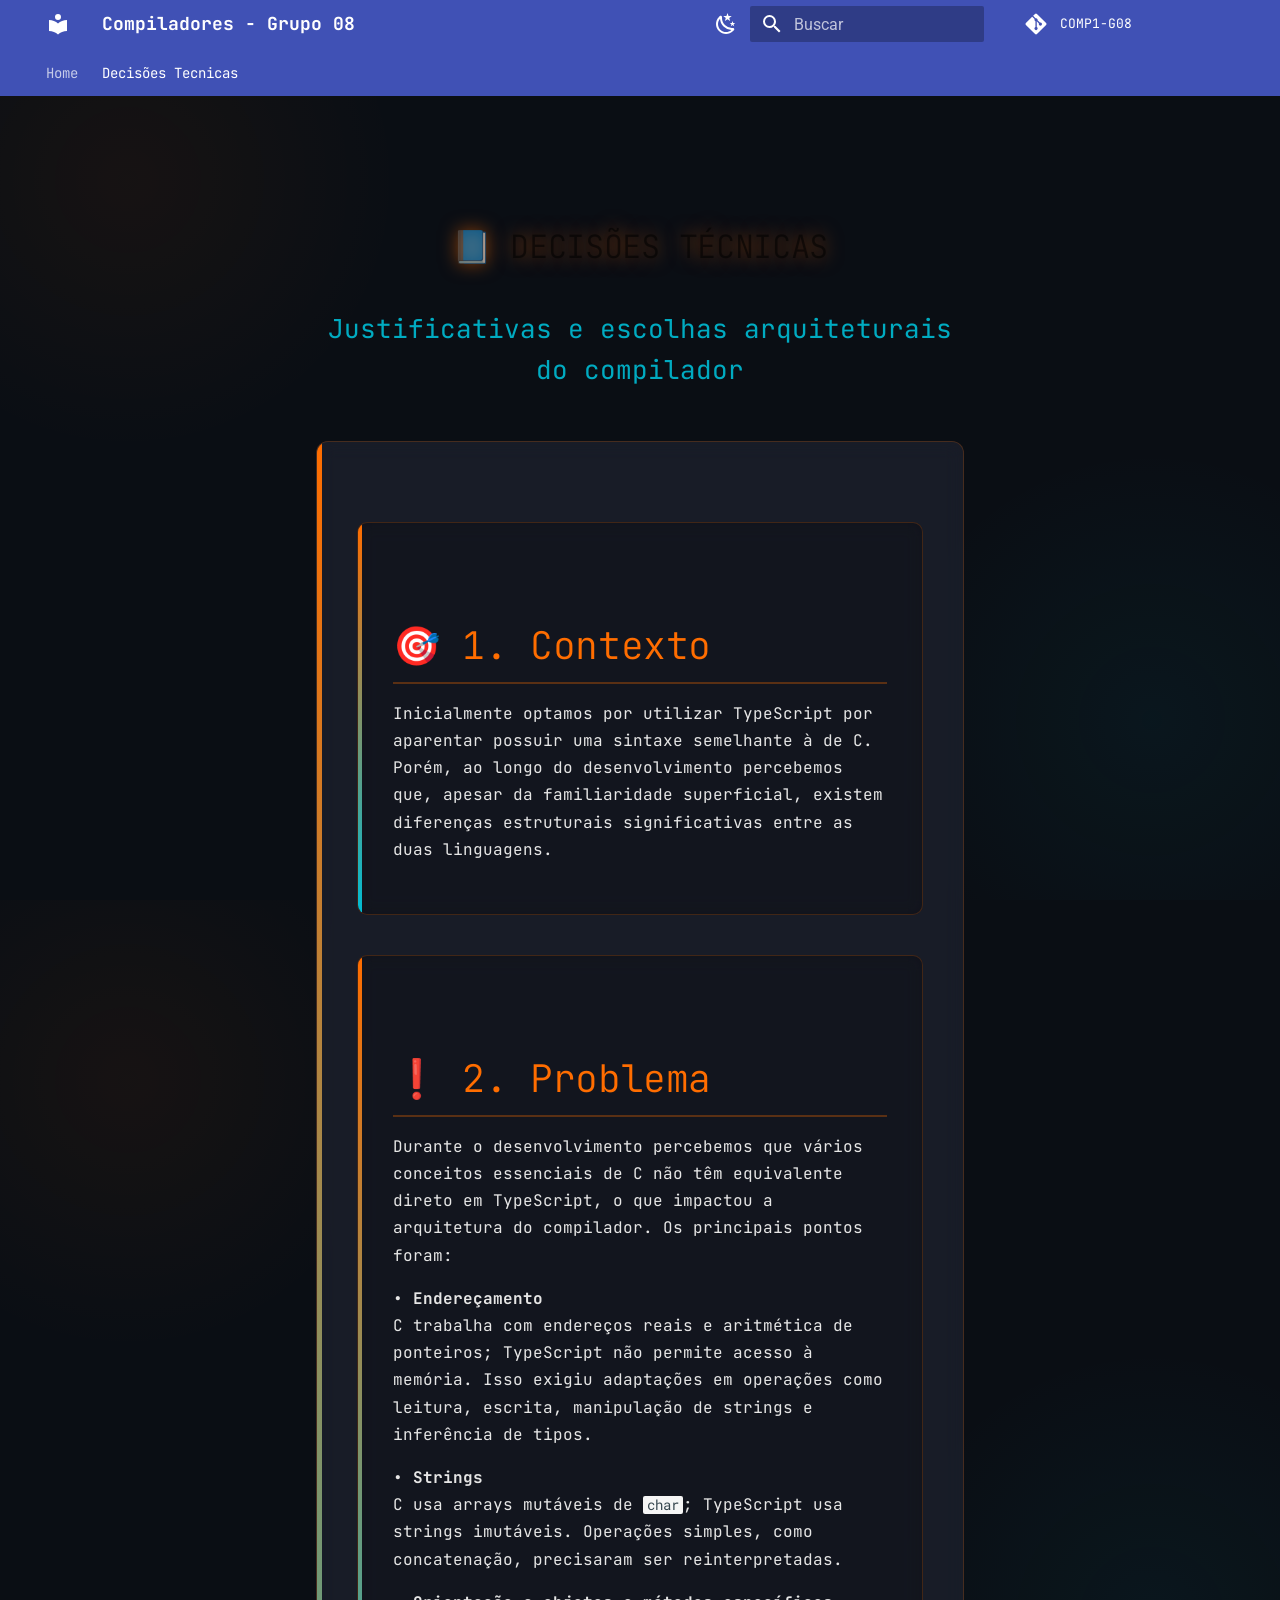
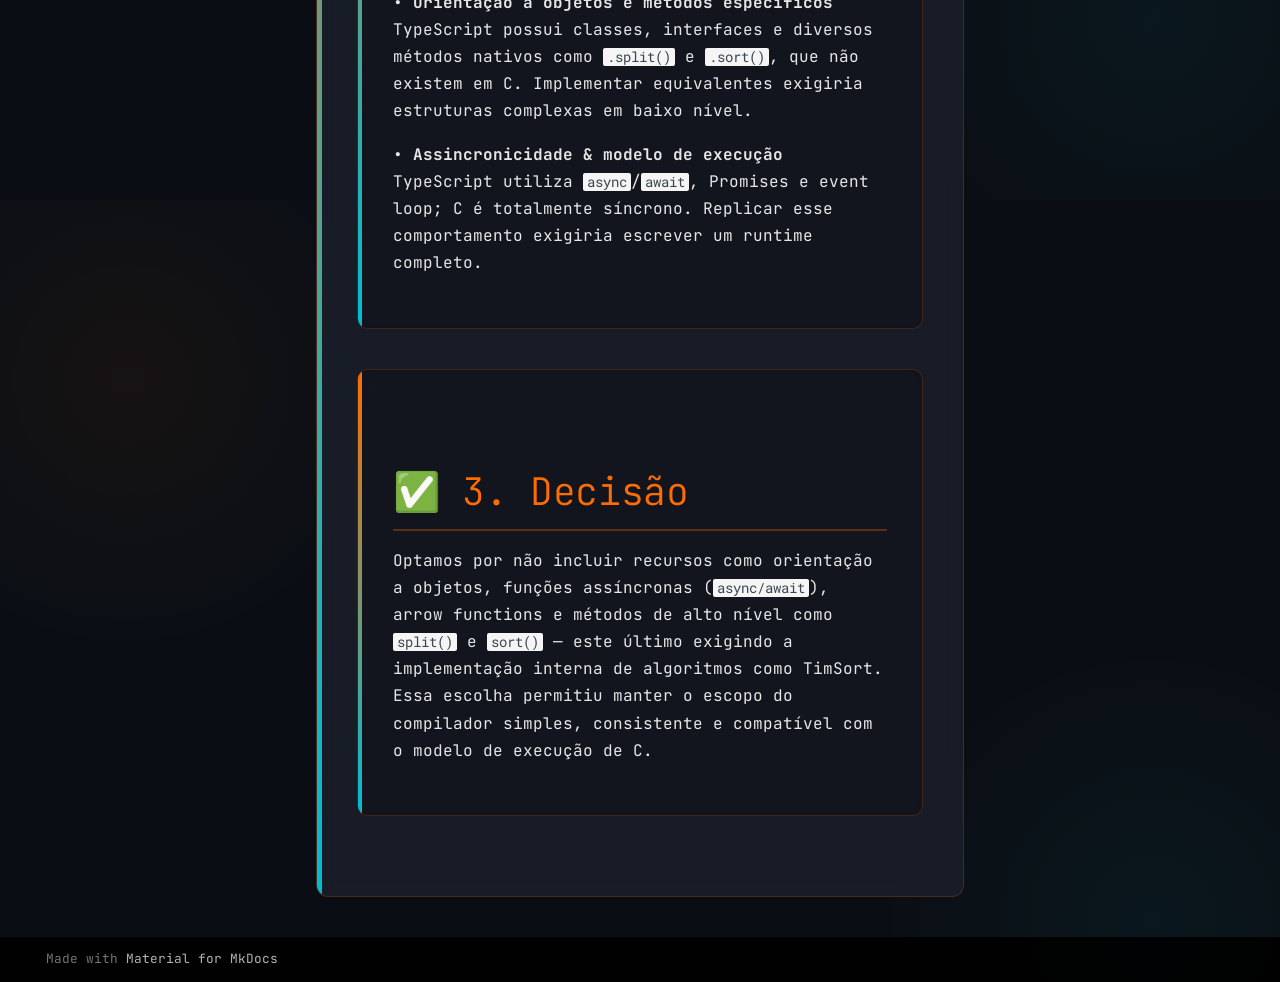
<file: decisoes-tecnicas/index.html>
<!doctype html>
<html lang="pt" class="no-js">
  <head>
    
      <meta charset="utf-8">
      <meta name="viewport" content="width=device-width,initial-scale=1">
      
      
      
      
        <link rel="prev" href="..">
      
      
      
      <link rel="icon" href="../assets/images/favicon.png">
      <meta name="generator" content="mkdocs-1.5.3, mkdocs-material-9.5.17">
    
    
      
        <title>Decisões Tecnicas - Compiladores - Grupo 08</title>
      
    
    
      <link rel="stylesheet" href="../assets/stylesheets/main.bcfcd587.min.css">
      
        
        <link rel="stylesheet" href="../assets/stylesheets/palette.06af60db.min.css">
      
      


    
    
      
    
    
      
        
        
        <link rel="preconnect" href="https://fonts.gstatic.com" crossorigin>
        <link rel="stylesheet" href="https://fonts.googleapis.com/css?family=Roboto:300,300i,400,400i,700,700i%7CRoboto+Mono:400,400i,700,700i&display=fallback">
        <style>:root{--md-text-font:"Roboto";--md-code-font:"Roboto Mono"}</style>
      
    
    
      <link rel="stylesheet" href="../stylesheets/extra.css">
    
    <script>__md_scope=new URL("..",location),__md_hash=e=>[...e].reduce((e,_)=>(e<<5)-e+_.charCodeAt(0),0),__md_get=(e,_=localStorage,t=__md_scope)=>JSON.parse(_.getItem(t.pathname+"."+e)),__md_set=(e,_,t=localStorage,a=__md_scope)=>{try{t.setItem(a.pathname+"."+e,JSON.stringify(_))}catch(e){}}</script>
    
      

    
    
    
  </head>
  
  
    
    
      
    
    
    
    
    <body dir="ltr" data-md-color-scheme="default" data-md-color-primary="indigo" data-md-color-accent="indigo">
  
    
    <input class="md-toggle" data-md-toggle="drawer" type="checkbox" id="__drawer" autocomplete="off">
    <input class="md-toggle" data-md-toggle="search" type="checkbox" id="__search" autocomplete="off">
    <label class="md-overlay" for="__drawer"></label>
    <div data-md-component="skip">
      
    </div>
    <div data-md-component="announce">
      
    </div>
    
    
      

<header class="md-header" data-md-component="header">
  <nav class="md-header__inner md-grid" aria-label="Cabeçalho">
    <a href=".." title="Compiladores - Grupo 08" class="md-header__button md-logo" aria-label="Compiladores - Grupo 08" data-md-component="logo">
      
  
  <svg xmlns="http://www.w3.org/2000/svg" viewBox="0 0 24 24"><path d="M12 8a3 3 0 0 0 3-3 3 3 0 0 0-3-3 3 3 0 0 0-3 3 3 3 0 0 0 3 3m0 3.54C9.64 9.35 6.5 8 3 8v11c3.5 0 6.64 1.35 9 3.54 2.36-2.19 5.5-3.54 9-3.54V8c-3.5 0-6.64 1.35-9 3.54Z"/></svg>

    </a>
    <label class="md-header__button md-icon" for="__drawer">
      
      <svg xmlns="http://www.w3.org/2000/svg" viewBox="0 0 24 24"><path d="M3 6h18v2H3V6m0 5h18v2H3v-2m0 5h18v2H3v-2Z"/></svg>
    </label>
    <div class="md-header__title" data-md-component="header-title">
      <div class="md-header__ellipsis">
        <div class="md-header__topic">
          <span class="md-ellipsis">
            Compiladores - Grupo 08
          </span>
        </div>
        <div class="md-header__topic" data-md-component="header-topic">
          <span class="md-ellipsis">
            
              Decisões Tecnicas
            
          </span>
        </div>
      </div>
    </div>
    
      
        <form class="md-header__option" data-md-component="palette">
  
    
    
    
    <input class="md-option" data-md-color-media="(prefers-color-scheme: light)" data-md-color-scheme="default" data-md-color-primary="indigo" data-md-color-accent="indigo"  aria-label="Escuro"  type="radio" name="__palette" id="__palette_0">
    
      <label class="md-header__button md-icon" title="Escuro" for="__palette_1" hidden>
        <svg xmlns="http://www.w3.org/2000/svg" viewBox="0 0 24 24"><path d="m17.75 4.09-2.53 1.94.91 3.06-2.63-1.81-2.63 1.81.91-3.06-2.53-1.94L12.44 4l1.06-3 1.06 3 3.19.09m3.5 6.91-1.64 1.25.59 1.98-1.7-1.17-1.7 1.17.59-1.98L15.75 11l2.06-.05L18.5 9l.69 1.95 2.06.05m-2.28 4.95c.83-.08 1.72 1.1 1.19 1.85-.32.45-.66.87-1.08 1.27C15.17 23 8.84 23 4.94 19.07c-3.91-3.9-3.91-10.24 0-14.14.4-.4.82-.76 1.27-1.08.75-.53 1.93.36 1.85 1.19-.27 2.86.69 5.83 2.89 8.02a9.96 9.96 0 0 0 8.02 2.89m-1.64 2.02a12.08 12.08 0 0 1-7.8-3.47c-2.17-2.19-3.33-5-3.49-7.82-2.81 3.14-2.7 7.96.31 10.98 3.02 3.01 7.84 3.12 10.98.31Z"/></svg>
      </label>
    
  
    
    
    
    <input class="md-option" data-md-color-media="(prefers-color-scheme: dark)" data-md-color-scheme="slate" data-md-color-primary="indigo" data-md-color-accent="indigo"  aria-label="Claro"  type="radio" name="__palette" id="__palette_1">
    
      <label class="md-header__button md-icon" title="Claro" for="__palette_0" hidden>
        <svg xmlns="http://www.w3.org/2000/svg" viewBox="0 0 24 24"><path d="M12 7a5 5 0 0 1 5 5 5 5 0 0 1-5 5 5 5 0 0 1-5-5 5 5 0 0 1 5-5m0 2a3 3 0 0 0-3 3 3 3 0 0 0 3 3 3 3 0 0 0 3-3 3 3 0 0 0-3-3m0-7 2.39 3.42C13.65 5.15 12.84 5 12 5c-.84 0-1.65.15-2.39.42L12 2M3.34 7l4.16-.35A7.2 7.2 0 0 0 5.94 8.5c-.44.74-.69 1.5-.83 2.29L3.34 7m.02 10 1.76-3.77a7.131 7.131 0 0 0 2.38 4.14L3.36 17M20.65 7l-1.77 3.79a7.023 7.023 0 0 0-2.38-4.15l4.15.36m-.01 10-4.14.36c.59-.51 1.12-1.14 1.54-1.86.42-.73.69-1.5.83-2.29L20.64 17M12 22l-2.41-3.44c.74.27 1.55.44 2.41.44.82 0 1.63-.17 2.37-.44L12 22Z"/></svg>
      </label>
    
  
</form>
      
    
    
      <script>var media,input,key,value,palette=__md_get("__palette");if(palette&&palette.color){"(prefers-color-scheme)"===palette.color.media&&(media=matchMedia("(prefers-color-scheme: light)"),input=document.querySelector(media.matches?"[data-md-color-media='(prefers-color-scheme: light)']":"[data-md-color-media='(prefers-color-scheme: dark)']"),palette.color.media=input.getAttribute("data-md-color-media"),palette.color.scheme=input.getAttribute("data-md-color-scheme"),palette.color.primary=input.getAttribute("data-md-color-primary"),palette.color.accent=input.getAttribute("data-md-color-accent"));for([key,value]of Object.entries(palette.color))document.body.setAttribute("data-md-color-"+key,value)}</script>
    
    
    
      <label class="md-header__button md-icon" for="__search">
        
        <svg xmlns="http://www.w3.org/2000/svg" viewBox="0 0 24 24"><path d="M9.5 3A6.5 6.5 0 0 1 16 9.5c0 1.61-.59 3.09-1.56 4.23l.27.27h.79l5 5-1.5 1.5-5-5v-.79l-.27-.27A6.516 6.516 0 0 1 9.5 16 6.5 6.5 0 0 1 3 9.5 6.5 6.5 0 0 1 9.5 3m0 2C7 5 5 7 5 9.5S7 14 9.5 14 14 12 14 9.5 12 5 9.5 5Z"/></svg>
      </label>
      <div class="md-search" data-md-component="search" role="dialog">
  <label class="md-search__overlay" for="__search"></label>
  <div class="md-search__inner" role="search">
    <form class="md-search__form" name="search">
      <input type="text" class="md-search__input" name="query" aria-label="Buscar" placeholder="Buscar" autocapitalize="off" autocorrect="off" autocomplete="off" spellcheck="false" data-md-component="search-query" required>
      <label class="md-search__icon md-icon" for="__search">
        
        <svg xmlns="http://www.w3.org/2000/svg" viewBox="0 0 24 24"><path d="M9.5 3A6.5 6.5 0 0 1 16 9.5c0 1.61-.59 3.09-1.56 4.23l.27.27h.79l5 5-1.5 1.5-5-5v-.79l-.27-.27A6.516 6.516 0 0 1 9.5 16 6.5 6.5 0 0 1 3 9.5 6.5 6.5 0 0 1 9.5 3m0 2C7 5 5 7 5 9.5S7 14 9.5 14 14 12 14 9.5 12 5 9.5 5Z"/></svg>
        
        <svg xmlns="http://www.w3.org/2000/svg" viewBox="0 0 24 24"><path d="M20 11v2H8l5.5 5.5-1.42 1.42L4.16 12l7.92-7.92L13.5 5.5 8 11h12Z"/></svg>
      </label>
      <nav class="md-search__options" aria-label="Pesquisar">
        
        <button type="reset" class="md-search__icon md-icon" title="Limpar" aria-label="Limpar" tabindex="-1">
          
          <svg xmlns="http://www.w3.org/2000/svg" viewBox="0 0 24 24"><path d="M19 6.41 17.59 5 12 10.59 6.41 5 5 6.41 10.59 12 5 17.59 6.41 19 12 13.41 17.59 19 19 17.59 13.41 12 19 6.41Z"/></svg>
        </button>
      </nav>
      
    </form>
    <div class="md-search__output">
      <div class="md-search__scrollwrap" data-md-scrollfix>
        <div class="md-search-result" data-md-component="search-result">
          <div class="md-search-result__meta">
            Inicializando busca
          </div>
          <ol class="md-search-result__list" role="presentation"></ol>
        </div>
      </div>
    </div>
  </div>
</div>
    
    
      <div class="md-header__source">
        <a href="https://github.com/eduardodpms/COMP1-G08/tree/main" title="Ir para repositório" class="md-source" data-md-component="source">
  <div class="md-source__icon md-icon">
    
    <svg xmlns="http://www.w3.org/2000/svg" viewBox="0 0 448 512"><!--! Font Awesome Free 6.5.1 by @fontawesome - https://fontawesome.com License - https://fontawesome.com/license/free (Icons: CC BY 4.0, Fonts: SIL OFL 1.1, Code: MIT License) Copyright 2023 Fonticons, Inc.--><path d="M439.55 236.05 244 40.45a28.87 28.87 0 0 0-40.81 0l-40.66 40.63 51.52 51.52c27.06-9.14 52.68 16.77 43.39 43.68l49.66 49.66c34.23-11.8 61.18 31 35.47 56.69-26.49 26.49-70.21-2.87-56-37.34L240.22 199v121.85c25.3 12.54 22.26 41.85 9.08 55a34.34 34.34 0 0 1-48.55 0c-17.57-17.6-11.07-46.91 11.25-56v-123c-20.8-8.51-24.6-30.74-18.64-45L142.57 101 8.45 235.14a28.86 28.86 0 0 0 0 40.81l195.61 195.6a28.86 28.86 0 0 0 40.8 0l194.69-194.69a28.86 28.86 0 0 0 0-40.81z"/></svg>
  </div>
  <div class="md-source__repository">
    COMP1-G08
  </div>
</a>
      </div>
    
  </nav>
  
</header>
    
    <div class="md-container" data-md-component="container">
      
      
        
          
            
<nav class="md-tabs" aria-label="Abas" data-md-component="tabs">
  <div class="md-grid">
    <ul class="md-tabs__list">
      
        
  
  
  
    <li class="md-tabs__item">
      <a href=".." class="md-tabs__link">
        
  
    
  
  Home

      </a>
    </li>
  

      
        
  
  
    
  
  
    <li class="md-tabs__item md-tabs__item--active">
      <a href="./" class="md-tabs__link">
        
  
    
  
  Decisões Tecnicas

      </a>
    </li>
  

      
    </ul>
  </div>
</nav>
          
        
      
      <main class="md-main" data-md-component="main">
        <div class="md-main__inner md-grid">
          
            
              
              <div class="md-sidebar md-sidebar--primary" data-md-component="sidebar" data-md-type="navigation" >
                <div class="md-sidebar__scrollwrap">
                  <div class="md-sidebar__inner">
                    


  


<nav class="md-nav md-nav--primary md-nav--lifted" aria-label="Navegação" data-md-level="0">
  <label class="md-nav__title" for="__drawer">
    <a href=".." title="Compiladores - Grupo 08" class="md-nav__button md-logo" aria-label="Compiladores - Grupo 08" data-md-component="logo">
      
  
  <svg xmlns="http://www.w3.org/2000/svg" viewBox="0 0 24 24"><path d="M12 8a3 3 0 0 0 3-3 3 3 0 0 0-3-3 3 3 0 0 0-3 3 3 3 0 0 0 3 3m0 3.54C9.64 9.35 6.5 8 3 8v11c3.5 0 6.64 1.35 9 3.54 2.36-2.19 5.5-3.54 9-3.54V8c-3.5 0-6.64 1.35-9 3.54Z"/></svg>

    </a>
    Compiladores - Grupo 08
  </label>
  
    <div class="md-nav__source">
      <a href="https://github.com/eduardodpms/COMP1-G08/tree/main" title="Ir para repositório" class="md-source" data-md-component="source">
  <div class="md-source__icon md-icon">
    
    <svg xmlns="http://www.w3.org/2000/svg" viewBox="0 0 448 512"><!--! Font Awesome Free 6.5.1 by @fontawesome - https://fontawesome.com License - https://fontawesome.com/license/free (Icons: CC BY 4.0, Fonts: SIL OFL 1.1, Code: MIT License) Copyright 2023 Fonticons, Inc.--><path d="M439.55 236.05 244 40.45a28.87 28.87 0 0 0-40.81 0l-40.66 40.63 51.52 51.52c27.06-9.14 52.68 16.77 43.39 43.68l49.66 49.66c34.23-11.8 61.18 31 35.47 56.69-26.49 26.49-70.21-2.87-56-37.34L240.22 199v121.85c25.3 12.54 22.26 41.85 9.08 55a34.34 34.34 0 0 1-48.55 0c-17.57-17.6-11.07-46.91 11.25-56v-123c-20.8-8.51-24.6-30.74-18.64-45L142.57 101 8.45 235.14a28.86 28.86 0 0 0 0 40.81l195.61 195.6a28.86 28.86 0 0 0 40.8 0l194.69-194.69a28.86 28.86 0 0 0 0-40.81z"/></svg>
  </div>
  <div class="md-source__repository">
    COMP1-G08
  </div>
</a>
    </div>
  
  <ul class="md-nav__list" data-md-scrollfix>
    
      
      
  
  
  
  
    <li class="md-nav__item">
      <a href=".." class="md-nav__link">
        
  
  <span class="md-ellipsis">
    Home
  </span>
  

      </a>
    </li>
  

    
      
      
  
  
    
  
  
  
    <li class="md-nav__item md-nav__item--active">
      
      <input class="md-nav__toggle md-toggle" type="checkbox" id="__toc">
      
      
      
      <a href="./" class="md-nav__link md-nav__link--active">
        
  
  <span class="md-ellipsis">
    Decisões Tecnicas
  </span>
  

      </a>
      
    </li>
  

    
  </ul>
</nav>
                  </div>
                </div>
              </div>
            
            
              
              <div class="md-sidebar md-sidebar--secondary" data-md-component="sidebar" data-md-type="toc" >
                <div class="md-sidebar__scrollwrap">
                  <div class="md-sidebar__inner">
                    

<nav class="md-nav md-nav--secondary" aria-label="Índice">
  
  
  
  
</nav>
                  </div>
                </div>
              </div>
            
          
          
            <div class="md-content" data-md-component="content">
              <article class="md-content__inner md-typeset">
                
                  

  
  


<style>
  @import url("https://fonts.googleapis.com/css2?family=JetBrains+Mono:wght@400;500;700&family=Roboto+Mono:wght@300;400;700&display=swap");

  :root {
    --compiler-bg: #0a0e14;
    --compiler-text: #e6e6e6;
    --compiler-accent: #ff6d00;
    --compiler-secondary: #00bcd4;
    --compiler-success: #00c853;
    --compiler-float-animation: float 8s ease-in-out infinite;
  }

  body {
    background-color: var(--compiler-bg);
    background-image:
      radial-gradient(circle at 10% 20%, rgba(255, 109, 0, 0.05) 0%, transparent 20%),
      radial-gradient(circle at 90% 80%, rgba(0, 188, 212, 0.05) 0%, transparent 20%);
    color: var(--compiler-text);
    font-family: "JetBrains Mono", "Roboto Mono", monospace;
    margin: 0;
    padding: 0;
    line-height: 1.6;
  }

  /* Container principal no estilo da content-section */
  .adr-container {
    max-width: 1000px;
    margin: 80px auto;
    padding: 0 20px;
  }

  /* Card principal */
  .adr-card {
    background: rgba(30, 35, 48, 0.7);
    border: 1px solid rgba(255, 109, 0, 0.2);
    border-radius: 12px;
    padding: 40px;
    margin-bottom: 40px;
    backdrop-filter: blur(10px);
    position: relative;
    overflow: hidden;
  }

  .adr-card::before {
    content: "";
    position: absolute;
    top: 0;
    left: 0;
    width: 5px;
    height: 100%;
    background: linear-gradient(180deg, var(--compiler-accent), var(--compiler-secondary));
  }

  /* Título igual ao hero-title / section-title */
  .adr-title {
    font-size: 3.2rem;
    font-weight: 900;
    text-align: center;
    color: var(--compiler-accent);
    margin-bottom: 10px;
    text-shadow: 0 0 18px rgba(255, 109, 0, 0.5);
    animation: var(--compiler-float-animation);
  }

  .adr-subtitle {
    text-align: center;
    font-size: 1.3rem;
    color: var(--compiler-secondary);
    opacity: 0.9;
    margin-bottom: 50px;
  }

  /* Seções internas iguais a section-card */
  .adr-section {
    background: rgba(0, 0, 0, 0.3);
    border: 1px solid rgba(255, 109, 0, 0.2);
    border-radius: 10px;
    padding: 35px;
    margin: 40px 0;
    position: relative;
    backdrop-filter: blur(8px);
    overflow: hidden;
  }

  .adr-section::before {
    content: "";
    position: absolute;
    top: 0;
    left: 0;
    width: 4px;
    height: 100%;
    background: linear-gradient(180deg, var(--compiler-accent), var(--compiler-secondary));
  }

  .adr-section h2 {
    color: var(--compiler-accent);
    font-size: 1.9rem;
    margin-bottom: 15px;
    border-bottom: 2px solid rgba(255, 109, 0, 0.3);
    padding-bottom: 10px;
  }

  .adr-section p,
  .adr-section li {
    color: var(--compiler-text);
    line-height: 1.7;
  }

  /* Tabela igual à tech-table */
  .adr-table {
    width: 100%;
    border-collapse: collapse;
    margin: 25px 0;
    background: rgba(0, 0, 0, 0.3);
    border-radius: 8px;
    overflow: hidden;
  }

  .adr-table th {
    background: rgba(255, 109, 0, 0.2);
    color: var(--compiler-accent);
    padding: 15px;
    text-align: left;
    font-weight: bold;
  }

  .adr-table td {
    padding: 15px;
    border-bottom: 1px solid rgba(255, 109, 0, 0.1);
    color: var(--compiler-text);
  }

  .adr-table tr:last-child td {
    border-bottom: none;
  }

  /* Animações usadas na página 2 */
  @keyframes float {
    0%, 100% { transform: translateY(0) rotate(0deg); }
    33% { transform: translateY(-10px) rotate(1deg); }
    66% { transform: translateY(5px) rotate(-1deg); }
  }
</style>

<div class="adr-container">
  <h1 class="adr-title">📘 DECISÕES TÉCNICAS</h1>
  <p class="adr-subtitle">Justificativas e escolhas arquiteturais do compilador</p>

  <div class="adr-card">

    <!-- Contexto -->
    <div class="adr-section">
      <h2>🎯 1. Contexto</h2>
      <p>
        Inicialmente optamos por utilizar TypeScript por aparentar possuir uma sintaxe semelhante à de C. Porém, ao longo do desenvolvimento percebemos que, apesar da familiaridade superficial, existem diferenças estruturais significativas entre as duas linguagens.
      </p>
    </div>

    <!-- Problema -->
    <div class="adr-section">
      <h2>❗ 2. Problema</h2>

      <p>
        Durante o desenvolvimento percebemos que vários conceitos essenciais de C não têm equivalente direto em TypeScript, o que impactou a arquitetura do compilador. Os principais pontos foram:
      </p>

      <p><strong>• Endereçamento</strong><br>
        C trabalha com endereços reais e aritmética de ponteiros; TypeScript não permite acesso à memória. Isso exigiu adaptações em operações como leitura, escrita, manipulação de strings e inferência de tipos.
      </p>

      <p><strong>• Strings</strong><br>
        C usa arrays mutáveis de <code>char</code>; TypeScript usa strings imutáveis. Operações simples, como concatenação, precisaram ser reinterpretadas.
      </p>

      <p><strong>• Orientação a objetos e métodos específicos</strong><br>
        TypeScript possui classes, interfaces e diversos métodos nativos como <code>.split()</code> e <code>.sort()</code>, que não existem em C. Implementar equivalentes exigiria estruturas complexas em baixo nível.
      </p>

      <p><strong>• Assincronicidade & modelo de execução</strong><br>
        TypeScript utiliza <code>async</code>/<code>await</code>, Promises e event loop; C é totalmente síncrono. Replicar esse comportamento exigiria escrever um runtime completo.
      </p>
    </div>

    <!-- Decisão -->
    <div class="adr-section">
      <h2>✅ 3. Decisão</h2>
      <p>
        Optamos por não incluir recursos como orientação a objetos, funções assíncronas (<code>async/await</code>), arrow functions e métodos de alto nível como <code>split()</code> e <code>sort()</code> — este último exigindo a implementação interna de algoritmos como TimSort.  
        Essa escolha permitiu manter o escopo do compilador simples, consistente e compatível com o modelo de execução de C.
      </p>
    </div>

  </div>
</div>












                
              </article>
            </div>
          
          
  <script>var tabs=__md_get("__tabs");if(Array.isArray(tabs))e:for(var set of document.querySelectorAll(".tabbed-set")){var tab,labels=set.querySelector(".tabbed-labels");for(tab of tabs)for(var label of labels.getElementsByTagName("label"))if(label.innerText.trim()===tab){var input=document.getElementById(label.htmlFor);input.checked=!0;continue e}}</script>

<script>var target=document.getElementById(location.hash.slice(1));target&&target.name&&(target.checked=target.name.startsWith("__tabbed_"))</script>
        </div>
        
          <button type="button" class="md-top md-icon" data-md-component="top" hidden>
  
  <svg xmlns="http://www.w3.org/2000/svg" viewBox="0 0 24 24"><path d="M13 20h-2V8l-5.5 5.5-1.42-1.42L12 4.16l7.92 7.92-1.42 1.42L13 8v12Z"/></svg>
  Voltar para o topo
</button>
        
      </main>
      
        <footer class="md-footer">
  
  <div class="md-footer-meta md-typeset">
    <div class="md-footer-meta__inner md-grid">
      <div class="md-copyright">
  
  
    Made with
    <a href="https://squidfunk.github.io/mkdocs-material/" target="_blank" rel="noopener">
      Material for MkDocs
    </a>
  
</div>
      
    </div>
  </div>
</footer>
      
    </div>
    <div class="md-dialog" data-md-component="dialog">
      <div class="md-dialog__inner md-typeset"></div>
    </div>
    
      <div class="md-progress" data-md-component="progress" role="progressbar"></div>
    
    
    <script id="__config" type="application/json">{"base": "..", "features": ["navigation.instant", "content.code.annotate", "content.tabs.link", "header.autohide", "navigation.expand", "navigation.instant.progress", "navigation.tracking", "navigation.tabs", "navigation.top"], "search": "../assets/javascripts/workers/search.b8dbb3d2.min.js", "translations": {"clipboard.copied": "Copiado para \u00e1rea de transfer\u00eancia", "clipboard.copy": "Copiar para \u00e1rea de transfer\u00eancia", "search.result.more.one": "mais 1 nesta p\u00e1gina", "search.result.more.other": "# mais nesta p\u00e1gina", "search.result.none": "Nenhum documento encontrado", "search.result.one": "1 documento encontrado", "search.result.other": "# documentos encontrados", "search.result.placeholder": "Digite para iniciar a busca", "search.result.term.missing": "Ausente", "select.version": "Selecione a vers\u00e3o"}}</script>
    
    
      <script src="../assets/javascripts/bundle.1e8ae164.min.js"></script>
      
    
  </body>
</html>
</file>
<file: stylesheets/extra.css>
.md-sidebar {
  visibility: hidden;
}

.md-sidebar__toggle {
  display: none;
}
</file>
<file: assets/stylesheets/main.bcfcd587.min.css>
@charset "UTF-8";html{-webkit-text-size-adjust:none;-moz-text-size-adjust:none;text-size-adjust:none;box-sizing:border-box}*,:after,:before{box-sizing:inherit}@media (prefers-reduced-motion){*,:after,:before{transition:none!important}}body{margin:0}a,button,input,label{-webkit-tap-highlight-color:transparent}a{color:inherit;text-decoration:none}hr{border:0;box-sizing:initial;display:block;height:.05rem;overflow:visible;padding:0}small{font-size:80%}sub,sup{line-height:1em}img{border-style:none}table{border-collapse:initial;border-spacing:0}td,th{font-weight:400;vertical-align:top}button{background:#0000;border:0;font-family:inherit;font-size:inherit;margin:0;padding:0}input{border:0;outline:none}:root{--md-primary-fg-color:#4051b5;--md-primary-fg-color--light:#5d6cc0;--md-primary-fg-color--dark:#303fa1;--md-primary-bg-color:#fff;--md-primary-bg-color--light:#ffffffb3;--md-accent-fg-color:#526cfe;--md-accent-fg-color--transparent:#526cfe1a;--md-accent-bg-color:#fff;--md-accent-bg-color--light:#ffffffb3}[data-md-color-scheme=default]{color-scheme:light}[data-md-color-scheme=default] img[src$="#gh-dark-mode-only"],[data-md-color-scheme=default] img[src$="#only-dark"]{display:none}:root,[data-md-color-scheme=default]{--md-hue:225deg;--md-default-fg-color:#000000de;--md-default-fg-color--light:#0000008a;--md-default-fg-color--lighter:#00000052;--md-default-fg-color--lightest:#00000012;--md-default-bg-color:#fff;--md-default-bg-color--light:#ffffffb3;--md-default-bg-color--lighter:#ffffff4d;--md-default-bg-color--lightest:#ffffff1f;--md-code-fg-color:#36464e;--md-code-bg-color:#f5f5f5;--md-code-hl-color:#4287ff;--md-code-hl-color--light:#4287ff1a;--md-code-hl-number-color:#d52a2a;--md-code-hl-special-color:#db1457;--md-code-hl-function-color:#a846b9;--md-code-hl-constant-color:#6e59d9;--md-code-hl-keyword-color:#3f6ec6;--md-code-hl-string-color:#1c7d4d;--md-code-hl-name-color:var(--md-code-fg-color);--md-code-hl-operator-color:var(--md-default-fg-color--light);--md-code-hl-punctuation-color:var(--md-default-fg-color--light);--md-code-hl-comment-color:var(--md-default-fg-color--light);--md-code-hl-generic-color:var(--md-default-fg-color--light);--md-code-hl-variable-color:var(--md-default-fg-color--light);--md-typeset-color:var(--md-default-fg-color);--md-typeset-a-color:var(--md-primary-fg-color);--md-typeset-del-color:#f5503d26;--md-typeset-ins-color:#0bd57026;--md-typeset-kbd-color:#fafafa;--md-typeset-kbd-accent-color:#fff;--md-typeset-kbd-border-color:#b8b8b8;--md-typeset-mark-color:#ffff0080;--md-typeset-table-color:#0000001f;--md-typeset-table-color--light:rgba(0,0,0,.035);--md-admonition-fg-color:var(--md-default-fg-color);--md-admonition-bg-color:var(--md-default-bg-color);--md-warning-fg-color:#000000de;--md-warning-bg-color:#ff9;--md-footer-fg-color:#fff;--md-footer-fg-color--light:#ffffffb3;--md-footer-fg-color--lighter:#ffffff73;--md-footer-bg-color:#000000de;--md-footer-bg-color--dark:#00000052;--md-shadow-z1:0 0.2rem 0.5rem #0000000d,0 0 0.05rem #0000001a;--md-shadow-z2:0 0.2rem 0.5rem #0000001a,0 0 0.05rem #00000040;--md-shadow-z3:0 0.2rem 0.5rem #0003,0 0 0.05rem #00000059}.md-icon svg{fill:currentcolor;display:block;height:1.2rem;width:1.2rem}body{-webkit-font-smoothing:antialiased;-moz-osx-font-smoothing:grayscale;--md-text-font-family:var(--md-text-font,_),-apple-system,BlinkMacSystemFont,Helvetica,Arial,sans-serif;--md-code-font-family:var(--md-code-font,_),SFMono-Regular,Consolas,Menlo,monospace}aside,body,input{font-feature-settings:"kern","liga";color:var(--md-typeset-color);font-family:var(--md-text-font-family)}code,kbd,pre{font-feature-settings:"kern";font-family:var(--md-code-font-family)}:root{--md-typeset-table-sort-icon:url('data:image/svg+xml;charset=utf-8,<svg xmlns="http://www.w3.org/2000/svg" viewBox="0 0 24 24"><path d="m18 21-4-4h3V7h-3l4-4 4 4h-3v10h3M2 19v-2h10v2M2 13v-2h7v2M2 7V5h4v2H2Z"/></svg>');--md-typeset-table-sort-icon--asc:url('data:image/svg+xml;charset=utf-8,<svg xmlns="http://www.w3.org/2000/svg" viewBox="0 0 24 24"><path d="M19 17h3l-4 4-4-4h3V3h2M2 17h10v2H2M6 5v2H2V5m0 6h7v2H2v-2Z"/></svg>');--md-typeset-table-sort-icon--desc:url('data:image/svg+xml;charset=utf-8,<svg xmlns="http://www.w3.org/2000/svg" viewBox="0 0 24 24"><path d="M19 7h3l-4-4-4 4h3v14h2M2 17h10v2H2M6 5v2H2V5m0 6h7v2H2v-2Z"/></svg>')}.md-typeset{-webkit-print-color-adjust:exact;color-adjust:exact;font-size:.8rem;line-height:1.6}@media print{.md-typeset{font-size:.68rem}}.md-typeset blockquote,.md-typeset dl,.md-typeset figure,.md-typeset ol,.md-typeset pre,.md-typeset ul{margin-bottom:1em;margin-top:1em}.md-typeset h1{color:var(--md-default-fg-color--light);font-size:2em;line-height:1.3;margin:0 0 1.25em}.md-typeset h1,.md-typeset h2{font-weight:300;letter-spacing:-.01em}.md-typeset h2{font-size:1.5625em;line-height:1.4;margin:1.6em 0 .64em}.md-typeset h3{font-size:1.25em;font-weight:400;letter-spacing:-.01em;line-height:1.5;margin:1.6em 0 .8em}.md-typeset h2+h3{margin-top:.8em}.md-typeset h4{font-weight:700;letter-spacing:-.01em;margin:1em 0}.md-typeset h5,.md-typeset h6{color:var(--md-default-fg-color--light);font-size:.8em;font-weight:700;letter-spacing:-.01em;margin:1.25em 0}.md-typeset h5{text-transform:uppercase}.md-typeset hr{border-bottom:.05rem solid var(--md-default-fg-color--lightest);display:flow-root;margin:1.5em 0}.md-typeset a{color:var(--md-typeset-a-color);word-break:break-word}.md-typeset a,.md-typeset a:before{transition:color 125ms}.md-typeset a:focus,.md-typeset a:hover{color:var(--md-accent-fg-color)}.md-typeset a:focus code,.md-typeset a:hover code{background-color:var(--md-accent-fg-color--transparent)}.md-typeset a code{color:currentcolor;transition:background-color 125ms}.md-typeset a.focus-visible{outline-color:var(--md-accent-fg-color);outline-offset:.2rem}.md-typeset code,.md-typeset kbd,.md-typeset pre{color:var(--md-code-fg-color);direction:ltr;font-variant-ligatures:none}@media print{.md-typeset code,.md-typeset kbd,.md-typeset pre{white-space:pre-wrap}}.md-typeset code{background-color:var(--md-code-bg-color);border-radius:.1rem;-webkit-box-decoration-break:clone;box-decoration-break:clone;font-size:.85em;padding:0 .2941176471em;word-break:break-word}.md-typeset code:not(.focus-visible){-webkit-tap-highlight-color:transparent;outline:none}.md-typeset pre{display:flow-root;line-height:1.4;position:relative}.md-typeset pre>code{-webkit-box-decoration-break:slice;box-decoration-break:slice;box-shadow:none;display:block;margin:0;outline-color:var(--md-accent-fg-color);overflow:auto;padding:.7720588235em 1.1764705882em;scrollbar-color:var(--md-default-fg-color--lighter) #0000;scrollbar-width:thin;touch-action:auto;word-break:normal}.md-typeset pre>code:hover{scrollbar-color:var(--md-accent-fg-color) #0000}.md-typeset pre>code::-webkit-scrollbar{height:.2rem;width:.2rem}.md-typeset pre>code::-webkit-scrollbar-thumb{background-color:var(--md-default-fg-color--lighter)}.md-typeset pre>code::-webkit-scrollbar-thumb:hover{background-color:var(--md-accent-fg-color)}.md-typeset kbd{background-color:var(--md-typeset-kbd-color);border-radius:.1rem;box-shadow:0 .1rem 0 .05rem var(--md-typeset-kbd-border-color),0 .1rem 0 var(--md-typeset-kbd-border-color),0 -.1rem .2rem var(--md-typeset-kbd-accent-color) inset;color:var(--md-default-fg-color);display:inline-block;font-size:.75em;padding:0 .6666666667em;vertical-align:text-top;word-break:break-word}.md-typeset mark{background-color:var(--md-typeset-mark-color);-webkit-box-decoration-break:clone;box-decoration-break:clone;color:inherit;word-break:break-word}.md-typeset abbr{border-bottom:.05rem dotted var(--md-default-fg-color--light);cursor:help;text-decoration:none}.md-typeset small{opacity:.75}[dir=ltr] .md-typeset sub,[dir=ltr] .md-typeset sup{margin-left:.078125em}[dir=rtl] .md-typeset sub,[dir=rtl] .md-typeset sup{margin-right:.078125em}[dir=ltr] .md-typeset blockquote{padding-left:.6rem}[dir=rtl] .md-typeset blockquote{padding-right:.6rem}[dir=ltr] .md-typeset blockquote{border-left:.2rem solid var(--md-default-fg-color--lighter)}[dir=rtl] .md-typeset blockquote{border-right:.2rem solid var(--md-default-fg-color--lighter)}.md-typeset blockquote{color:var(--md-default-fg-color--light);margin-left:0;margin-right:0}.md-typeset ul{list-style-type:disc}[dir=ltr] .md-typeset ol,[dir=ltr] .md-typeset ul{margin-left:.625em}[dir=rtl] .md-typeset ol,[dir=rtl] .md-typeset ul{margin-right:.625em}.md-typeset ol,.md-typeset ul{padding:0}.md-typeset ol:not([hidden]),.md-typeset ul:not([hidden]){display:flow-root}.md-typeset ol ol,.md-typeset ul ol{list-style-type:lower-alpha}.md-typeset ol ol ol,.md-typeset ul ol ol{list-style-type:lower-roman}[dir=ltr] .md-typeset ol li,[dir=ltr] .md-typeset ul li{margin-left:1.25em}[dir=rtl] .md-typeset ol li,[dir=rtl] .md-typeset ul li{margin-right:1.25em}.md-typeset ol li,.md-typeset ul li{margin-bottom:.5em}.md-typeset ol li blockquote,.md-typeset ol li p,.md-typeset ul li blockquote,.md-typeset ul li p{margin:.5em 0}.md-typeset ol li:last-child,.md-typeset ul li:last-child{margin-bottom:0}[dir=ltr] .md-typeset ol li ol,[dir=ltr] .md-typeset ol li ul,[dir=ltr] .md-typeset ul li ol,[dir=ltr] .md-typeset ul li ul{margin-left:.625em}[dir=rtl] .md-typeset ol li ol,[dir=rtl] .md-typeset ol li ul,[dir=rtl] .md-typeset ul li ol,[dir=rtl] .md-typeset ul li ul{margin-right:.625em}.md-typeset ol li ol,.md-typeset ol li ul,.md-typeset ul li ol,.md-typeset ul li ul{margin-bottom:.5em;margin-top:.5em}[dir=ltr] .md-typeset dd{margin-left:1.875em}[dir=rtl] .md-typeset dd{margin-right:1.875em}.md-typeset dd{margin-bottom:1.5em;margin-top:1em}.md-typeset img,.md-typeset svg,.md-typeset video{height:auto;max-width:100%}.md-typeset img[align=left]{margin:1em 1em 1em 0}.md-typeset img[align=right]{margin:1em 0 1em 1em}.md-typeset img[align]:only-child{margin-top:0}.md-typeset figure{display:flow-root;margin:1em auto;max-width:100%;text-align:center;width:-moz-fit-content;width:fit-content}.md-typeset figure img{display:block;margin:0 auto}.md-typeset figcaption{font-style:italic;margin:1em auto;max-width:24rem}.md-typeset iframe{max-width:100%}.md-typeset table:not([class]){background-color:var(--md-default-bg-color);border:.05rem solid var(--md-typeset-table-color);border-radius:.1rem;display:inline-block;font-size:.64rem;max-width:100%;overflow:auto;touch-action:auto}@media print{.md-typeset table:not([class]){display:table}}.md-typeset table:not([class])+*{margin-top:1.5em}.md-typeset table:not([class]) td>:first-child,.md-typeset table:not([class]) th>:first-child{margin-top:0}.md-typeset table:not([class]) td>:last-child,.md-typeset table:not([class]) th>:last-child{margin-bottom:0}.md-typeset table:not([class]) td:not([align]),.md-typeset table:not([class]) th:not([align]){text-align:left}[dir=rtl] .md-typeset table:not([class]) td:not([align]),[dir=rtl] .md-typeset table:not([class]) th:not([align]){text-align:right}.md-typeset table:not([class]) th{font-weight:700;min-width:5rem;padding:.9375em 1.25em;vertical-align:top}.md-typeset table:not([class]) td{border-top:.05rem solid var(--md-typeset-table-color);padding:.9375em 1.25em;vertical-align:top}.md-typeset table:not([class]) tbody tr{transition:background-color 125ms}.md-typeset table:not([class]) tbody tr:hover{background-color:var(--md-typeset-table-color--light);box-shadow:0 .05rem 0 var(--md-default-bg-color) inset}.md-typeset table:not([class]) a{word-break:normal}.md-typeset table th[role=columnheader]{cursor:pointer}[dir=ltr] .md-typeset table th[role=columnheader]:after{margin-left:.5em}[dir=rtl] .md-typeset table th[role=columnheader]:after{margin-right:.5em}.md-typeset table th[role=columnheader]:after{content:"";display:inline-block;height:1.2em;-webkit-mask-image:var(--md-typeset-table-sort-icon);mask-image:var(--md-typeset-table-sort-icon);-webkit-mask-repeat:no-repeat;mask-repeat:no-repeat;-webkit-mask-size:contain;mask-size:contain;transition:background-color 125ms;vertical-align:text-bottom;width:1.2em}.md-typeset table th[role=columnheader]:hover:after{background-color:var(--md-default-fg-color--lighter)}.md-typeset table th[role=columnheader][aria-sort=ascending]:after{background-color:var(--md-default-fg-color--light);-webkit-mask-image:var(--md-typeset-table-sort-icon--asc);mask-image:var(--md-typeset-table-sort-icon--asc)}.md-typeset table th[role=columnheader][aria-sort=descending]:after{background-color:var(--md-default-fg-color--light);-webkit-mask-image:var(--md-typeset-table-sort-icon--desc);mask-image:var(--md-typeset-table-sort-icon--desc)}.md-typeset__scrollwrap{margin:1em -.8rem;overflow-x:auto;touch-action:auto}.md-typeset__table{display:inline-block;margin-bottom:.5em;padding:0 .8rem}@media print{.md-typeset__table{display:block}}html .md-typeset__table table{display:table;margin:0;overflow:hidden;width:100%}@media screen and (max-width:44.984375em){.md-content__inner>pre{margin:1em -.8rem}.md-content__inner>pre code{border-radius:0}}.md-typeset .md-author{border-radius:100%;display:block;flex-shrink:0;height:1.6rem;overflow:hidden;position:relative;transition:color 125ms,transform 125ms;width:1.6rem}.md-typeset .md-author img{display:block}.md-typeset .md-author--more{background:var(--md-default-fg-color--lightest);color:var(--md-default-fg-color--lighter);font-size:.6rem;font-weight:700;line-height:1.6rem;text-align:center}.md-typeset .md-author--long{height:2.4rem;width:2.4rem}.md-typeset a.md-author{transform:scale(1)}.md-typeset a.md-author img{filter:grayscale(100%) opacity(75%);transition:filter 125ms}.md-typeset a.md-author:focus,.md-typeset a.md-author:hover{transform:scale(1.1);z-index:1}.md-typeset a.md-author:focus img,.md-typeset a.md-author:hover img{filter:grayscale(0)}.md-banner{background-color:var(--md-footer-bg-color);color:var(--md-footer-fg-color);overflow:auto}@media print{.md-banner{display:none}}.md-banner--warning{background-color:var(--md-warning-bg-color);color:var(--md-warning-fg-color)}.md-banner__inner{font-size:.7rem;margin:.6rem auto;padding:0 .8rem}[dir=ltr] .md-banner__button{float:right}[dir=rtl] .md-banner__button{float:left}.md-banner__button{color:inherit;cursor:pointer;transition:opacity .25s}.no-js .md-banner__button{display:none}.md-banner__button:hover{opacity:.7}html{font-size:125%;height:100%;overflow-x:hidden}@media screen and (min-width:100em){html{font-size:137.5%}}@media screen and (min-width:125em){html{font-size:150%}}body{background-color:var(--md-default-bg-color);display:flex;flex-direction:column;font-size:.5rem;min-height:100%;position:relative;width:100%}@media print{body{display:block}}@media screen and (max-width:59.984375em){body[data-md-scrolllock]{position:fixed}}.md-grid{margin-left:auto;margin-right:auto;max-width:61rem}.md-container{display:flex;flex-direction:column;flex-grow:1}@media print{.md-container{display:block}}.md-main{flex-grow:1}.md-main__inner{display:flex;height:100%;margin-top:1.5rem}.md-ellipsis{overflow:hidden;text-overflow:ellipsis}.md-toggle{display:none}.md-option{height:0;opacity:0;position:absolute;width:0}.md-option:checked+label:not([hidden]){display:block}.md-option.focus-visible+label{outline-color:var(--md-accent-fg-color);outline-style:auto}.md-skip{background-color:var(--md-default-fg-color);border-radius:.1rem;color:var(--md-default-bg-color);font-size:.64rem;margin:.5rem;opacity:0;outline-color:var(--md-accent-fg-color);padding:.3rem .5rem;position:fixed;transform:translateY(.4rem);z-index:-1}.md-skip:focus{opacity:1;transform:translateY(0);transition:transform .25s cubic-bezier(.4,0,.2,1),opacity 175ms 75ms;z-index:10}@page{margin:25mm}:root{--md-clipboard-icon:url('data:image/svg+xml;charset=utf-8,<svg xmlns="http://www.w3.org/2000/svg" viewBox="0 0 24 24"><path d="M19 21H8V7h11m0-2H8a2 2 0 0 0-2 2v14a2 2 0 0 0 2 2h11a2 2 0 0 0 2-2V7a2 2 0 0 0-2-2m-3-4H4a2 2 0 0 0-2 2v14h2V3h12V1Z"/></svg>')}.md-clipboard{border-radius:.1rem;color:var(--md-default-fg-color--lightest);cursor:pointer;height:1.5em;outline-color:var(--md-accent-fg-color);outline-offset:.1rem;position:absolute;right:.5em;top:.5em;transition:color .25s;width:1.5em;z-index:1}@media print{.md-clipboard{display:none}}.md-clipboard:not(.focus-visible){-webkit-tap-highlight-color:transparent;outline:none}:hover>.md-clipboard{color:var(--md-default-fg-color--light)}.md-clipboard:focus,.md-clipboard:hover{color:var(--md-accent-fg-color)}.md-clipboard:after{background-color:currentcolor;content:"";display:block;height:1.125em;margin:0 auto;-webkit-mask-image:var(--md-clipboard-icon);mask-image:var(--md-clipboard-icon);-webkit-mask-position:center;mask-position:center;-webkit-mask-repeat:no-repeat;mask-repeat:no-repeat;-webkit-mask-size:contain;mask-size:contain;width:1.125em}.md-clipboard--inline{cursor:pointer}.md-clipboard--inline code{transition:color .25s,background-color .25s}.md-clipboard--inline:focus code,.md-clipboard--inline:hover code{background-color:var(--md-accent-fg-color--transparent);color:var(--md-accent-fg-color)}@keyframes consent{0%{opacity:0;transform:translateY(100%)}to{opacity:1;transform:translateY(0)}}@keyframes overlay{0%{opacity:0}to{opacity:1}}.md-consent__overlay{animation:overlay .25s both;-webkit-backdrop-filter:blur(.1rem);backdrop-filter:blur(.1rem);background-color:#0000008a;height:100%;opacity:1;position:fixed;top:0;width:100%;z-index:5}.md-consent__inner{animation:consent .5s cubic-bezier(.1,.7,.1,1) both;background-color:var(--md-default-bg-color);border:0;border-radius:.1rem;bottom:0;box-shadow:0 0 .2rem #0000001a,0 .2rem .4rem #0003;max-height:100%;overflow:auto;padding:0;position:fixed;width:100%;z-index:5}.md-consent__form{padding:.8rem}.md-consent__settings{display:none;margin:1em 0}input:checked+.md-consent__settings{display:block}.md-consent__controls{margin-bottom:.8rem}.md-typeset .md-consent__controls .md-button{display:inline}@media screen and (max-width:44.984375em){.md-typeset .md-consent__controls .md-button{display:block;margin-top:.4rem;text-align:center;width:100%}}.md-consent label{cursor:pointer}.md-content{flex-grow:1;min-width:0}.md-content__inner{margin:0 .8rem 1.2rem;padding-top:.6rem}@media screen and (min-width:76.25em){[dir=ltr] .md-sidebar--primary:not([hidden])~.md-content>.md-content__inner{margin-left:1.2rem}[dir=ltr] .md-sidebar--secondary:not([hidden])~.md-content>.md-content__inner,[dir=rtl] .md-sidebar--primary:not([hidden])~.md-content>.md-content__inner{margin-right:1.2rem}[dir=rtl] .md-sidebar--secondary:not([hidden])~.md-content>.md-content__inner{margin-left:1.2rem}}.md-content__inner:before{content:"";display:block;height:.4rem}.md-content__inner>:last-child{margin-bottom:0}[dir=ltr] .md-content__button{float:right}[dir=rtl] .md-content__button{float:left}[dir=ltr] .md-content__button{margin-left:.4rem}[dir=rtl] .md-content__button{margin-right:.4rem}.md-content__button{margin:.4rem 0;padding:0}@media print{.md-content__button{display:none}}.md-typeset .md-content__button{color:var(--md-default-fg-color--lighter)}.md-content__button svg{display:inline;vertical-align:top}[dir=rtl] .md-content__button svg{transform:scaleX(-1)}[dir=ltr] .md-dialog{right:.8rem}[dir=rtl] .md-dialog{left:.8rem}.md-dialog{background-color:var(--md-default-fg-color);border-radius:.1rem;bottom:.8rem;box-shadow:var(--md-shadow-z3);min-width:11.1rem;opacity:0;padding:.4rem .6rem;pointer-events:none;position:fixed;transform:translateY(100%);transition:transform 0ms .4s,opacity .4s;z-index:4}@media print{.md-dialog{display:none}}.md-dialog--active{opacity:1;pointer-events:auto;transform:translateY(0);transition:transform .4s cubic-bezier(.075,.85,.175,1),opacity .4s}.md-dialog__inner{color:var(--md-default-bg-color);font-size:.7rem}.md-feedback{margin:2em 0 1em;text-align:center}.md-feedback fieldset{border:none;margin:0;padding:0}.md-feedback__title{font-weight:700;margin:1em auto}.md-feedback__inner{position:relative}.md-feedback__list{display:flex;flex-wrap:wrap;place-content:baseline center;position:relative}.md-feedback__list:hover .md-icon:not(:disabled){color:var(--md-default-fg-color--lighter)}:disabled .md-feedback__list{min-height:1.8rem}.md-feedback__icon{color:var(--md-default-fg-color--light);cursor:pointer;flex-shrink:0;margin:0 .1rem;transition:color 125ms}.md-feedback__icon:not(:disabled).md-icon:hover{color:var(--md-accent-fg-color)}.md-feedback__icon:disabled{color:var(--md-default-fg-color--lightest);pointer-events:none}.md-feedback__note{opacity:0;position:relative;transform:translateY(.4rem);transition:transform .4s cubic-bezier(.1,.7,.1,1),opacity .15s}.md-feedback__note>*{margin:0 auto;max-width:16rem}:disabled .md-feedback__note{opacity:1;transform:translateY(0)}.md-footer{background-color:var(--md-footer-bg-color);color:var(--md-footer-fg-color)}@media print{.md-footer{display:none}}.md-footer__inner{justify-content:space-between;overflow:auto;padding:.2rem}.md-footer__inner:not([hidden]){display:flex}.md-footer__link{align-items:end;display:flex;flex-grow:0.01;margin-bottom:.4rem;margin-top:1rem;max-width:100%;outline-color:var(--md-accent-fg-color);overflow:hidden;transition:opacity .25s}.md-footer__link:focus,.md-footer__link:hover{opacity:.7}[dir=rtl] .md-footer__link svg{transform:scaleX(-1)}@media screen and (max-width:44.984375em){.md-footer__link--prev{flex-shrink:0}.md-footer__link--prev .md-footer__title{display:none}}[dir=ltr] .md-footer__link--next{margin-left:auto}[dir=rtl] .md-footer__link--next{margin-right:auto}.md-footer__link--next{text-align:right}[dir=rtl] .md-footer__link--next{text-align:left}.md-footer__title{flex-grow:1;font-size:.9rem;margin-bottom:.7rem;max-width:calc(100% - 2.4rem);padding:0 1rem;white-space:nowrap}.md-footer__button{margin:.2rem;padding:.4rem}.md-footer__direction{font-size:.64rem;opacity:.7}.md-footer-meta{background-color:var(--md-footer-bg-color--dark)}.md-footer-meta__inner{display:flex;flex-wrap:wrap;justify-content:space-between;padding:.2rem}html .md-footer-meta.md-typeset a{color:var(--md-footer-fg-color--light)}html .md-footer-meta.md-typeset a:focus,html .md-footer-meta.md-typeset a:hover{color:var(--md-footer-fg-color)}.md-copyright{color:var(--md-footer-fg-color--lighter);font-size:.64rem;margin:auto .6rem;padding:.4rem 0;width:100%}@media screen and (min-width:45em){.md-copyright{width:auto}}.md-copyright__highlight{color:var(--md-footer-fg-color--light)}.md-social{display:inline-flex;gap:.2rem;margin:0 .4rem;padding:.2rem 0 .6rem}@media screen and (min-width:45em){.md-social{padding:.6rem 0}}.md-social__link{display:inline-block;height:1.6rem;text-align:center;width:1.6rem}.md-social__link:before{line-height:1.9}.md-social__link svg{fill:currentcolor;max-height:.8rem;vertical-align:-25%}.md-typeset .md-button{border:.1rem solid;border-radius:.1rem;color:var(--md-primary-fg-color);cursor:pointer;display:inline-block;font-weight:700;padding:.625em 2em;transition:color 125ms,background-color 125ms,border-color 125ms}.md-typeset .md-button--primary{background-color:var(--md-primary-fg-color);border-color:var(--md-primary-fg-color);color:var(--md-primary-bg-color)}.md-typeset .md-button:focus,.md-typeset .md-button:hover{background-color:var(--md-accent-fg-color);border-color:var(--md-accent-fg-color);color:var(--md-accent-bg-color)}[dir=ltr] .md-typeset .md-input{border-top-left-radius:.1rem}[dir=ltr] .md-typeset .md-input,[dir=rtl] .md-typeset .md-input{border-top-right-radius:.1rem}[dir=rtl] .md-typeset .md-input{border-top-left-radius:.1rem}.md-typeset .md-input{border-bottom:.1rem solid var(--md-default-fg-color--lighter);box-shadow:var(--md-shadow-z1);font-size:.8rem;height:1.8rem;padding:0 .6rem;transition:border .25s,box-shadow .25s}.md-typeset .md-input:focus,.md-typeset .md-input:hover{border-bottom-color:var(--md-accent-fg-color);box-shadow:var(--md-shadow-z2)}.md-typeset .md-input--stretch{width:100%}.md-header{background-color:var(--md-primary-fg-color);box-shadow:0 0 .2rem #0000,0 .2rem .4rem #0000;color:var(--md-primary-bg-color);display:block;left:0;position:sticky;right:0;top:0;z-index:4}@media print{.md-header{display:none}}.md-header[hidden]{transform:translateY(-100%);transition:transform .25s cubic-bezier(.8,0,.6,1),box-shadow .25s}.md-header--shadow{box-shadow:0 0 .2rem #0000001a,0 .2rem .4rem #0003;transition:transform .25s cubic-bezier(.1,.7,.1,1),box-shadow .25s}.md-header__inner{align-items:center;display:flex;padding:0 .2rem}.md-header__button{color:currentcolor;cursor:pointer;margin:.2rem;outline-color:var(--md-accent-fg-color);padding:.4rem;position:relative;transition:opacity .25s;vertical-align:middle;z-index:1}.md-header__button:hover{opacity:.7}.md-header__button:not([hidden]){display:inline-block}.md-header__button:not(.focus-visible){-webkit-tap-highlight-color:transparent;outline:none}.md-header__button.md-logo{margin:.2rem;padding:.4rem}@media screen and (max-width:76.234375em){.md-header__button.md-logo{display:none}}.md-header__button.md-logo img,.md-header__button.md-logo svg{fill:currentcolor;display:block;height:1.2rem;width:auto}@media screen and (min-width:60em){.md-header__button[for=__search]{display:none}}.no-js .md-header__button[for=__search]{display:none}[dir=rtl] .md-header__button[for=__search] svg{transform:scaleX(-1)}@media screen and (min-width:76.25em){.md-header__button[for=__drawer]{display:none}}.md-header__topic{display:flex;max-width:100%;position:absolute;transition:transform .4s cubic-bezier(.1,.7,.1,1),opacity .15s;white-space:nowrap}.md-header__topic+.md-header__topic{opacity:0;pointer-events:none;transform:translateX(1.25rem);transition:transform .4s cubic-bezier(1,.7,.1,.1),opacity .15s;z-index:-1}[dir=rtl] .md-header__topic+.md-header__topic{transform:translateX(-1.25rem)}.md-header__topic:first-child{font-weight:700}[dir=ltr] .md-header__title{margin-left:1rem;margin-right:.4rem}[dir=rtl] .md-header__title{margin-left:.4rem;margin-right:1rem}.md-header__title{flex-grow:1;font-size:.9rem;height:2.4rem;line-height:2.4rem}.md-header__title--active .md-header__topic{opacity:0;pointer-events:none;transform:translateX(-1.25rem);transition:transform .4s cubic-bezier(1,.7,.1,.1),opacity .15s;z-index:-1}[dir=rtl] .md-header__title--active .md-header__topic{transform:translateX(1.25rem)}.md-header__title--active .md-header__topic+.md-header__topic{opacity:1;pointer-events:auto;transform:translateX(0);transition:transform .4s cubic-bezier(.1,.7,.1,1),opacity .15s;z-index:0}.md-header__title>.md-header__ellipsis{height:100%;position:relative;width:100%}.md-header__option{display:flex;flex-shrink:0;max-width:100%;transition:max-width 0ms .25s,opacity .25s .25s;white-space:nowrap}[data-md-toggle=search]:checked~.md-header .md-header__option{max-width:0;opacity:0;transition:max-width 0ms,opacity 0ms}.md-header__option>input{bottom:0}.md-header__source{display:none}@media screen and (min-width:60em){[dir=ltr] .md-header__source{margin-left:1rem}[dir=rtl] .md-header__source{margin-right:1rem}.md-header__source{display:block;max-width:11.7rem;width:11.7rem}}@media screen and (min-width:76.25em){[dir=ltr] .md-header__source{margin-left:1.4rem}[dir=rtl] .md-header__source{margin-right:1.4rem}}.md-meta{color:var(--md-default-fg-color--light);font-size:.7rem;line-height:1.3}.md-meta__list{display:inline-flex;flex-wrap:wrap;list-style:none;margin:0;padding:0}.md-meta__item:not(:last-child):after{content:"·";margin-left:.2rem;margin-right:.2rem}.md-meta__link{color:var(--md-typeset-a-color)}.md-meta__link:focus,.md-meta__link:hover{color:var(--md-accent-fg-color)}.md-draft{background-color:#ff1744;border-radius:.125em;color:#fff;display:inline-block;font-weight:700;padding-left:.5714285714em;padding-right:.5714285714em}:root{--md-nav-icon--prev:url('data:image/svg+xml;charset=utf-8,<svg xmlns="http://www.w3.org/2000/svg" viewBox="0 0 24 24"><path d="M20 11v2H8l5.5 5.5-1.42 1.42L4.16 12l7.92-7.92L13.5 5.5 8 11h12Z"/></svg>');--md-nav-icon--next:url('data:image/svg+xml;charset=utf-8,<svg xmlns="http://www.w3.org/2000/svg" viewBox="0 0 24 24"><path d="M8.59 16.58 13.17 12 8.59 7.41 10 6l6 6-6 6-1.41-1.42Z"/></svg>');--md-toc-icon:url('data:image/svg+xml;charset=utf-8,<svg xmlns="http://www.w3.org/2000/svg" viewBox="0 0 24 24"><path d="M3 9h14V7H3v2m0 4h14v-2H3v2m0 4h14v-2H3v2m16 0h2v-2h-2v2m0-10v2h2V7h-2m0 6h2v-2h-2v2Z"/></svg>')}.md-nav{font-size:.7rem;line-height:1.3}.md-nav__title{color:var(--md-default-fg-color--light);display:block;font-weight:700;overflow:hidden;padding:0 .6rem;text-overflow:ellipsis}.md-nav__title .md-nav__button{display:none}.md-nav__title .md-nav__button img{height:100%;width:auto}.md-nav__title .md-nav__button.md-logo img,.md-nav__title .md-nav__button.md-logo svg{fill:currentcolor;display:block;height:2.4rem;max-width:100%;object-fit:contain;width:auto}.md-nav__list{list-style:none;margin:0;padding:0}.md-nav__link{align-items:flex-start;display:flex;gap:.4rem;margin-top:.625em;scroll-snap-align:start;transition:color 125ms}.md-nav__link--passed{color:var(--md-default-fg-color--light)}.md-nav__item .md-nav__link--active,.md-nav__item .md-nav__link--active code{color:var(--md-typeset-a-color)}.md-nav__link .md-ellipsis{position:relative}[dir=ltr] .md-nav__link .md-icon:last-child{margin-left:auto}[dir=rtl] .md-nav__link .md-icon:last-child{margin-right:auto}.md-nav__link svg{fill:currentcolor;flex-shrink:0;height:1.3em}.md-nav__link[for]:focus,.md-nav__link[for]:hover,.md-nav__link[href]:focus,.md-nav__link[href]:hover{color:var(--md-accent-fg-color);cursor:pointer}.md-nav__link.focus-visible{outline-color:var(--md-accent-fg-color);outline-offset:.2rem}.md-nav--primary .md-nav__link[for=__toc]{display:none}.md-nav--primary .md-nav__link[for=__toc] .md-icon:after{background-color:currentcolor;display:block;height:100%;-webkit-mask-image:var(--md-toc-icon);mask-image:var(--md-toc-icon);width:100%}.md-nav--primary .md-nav__link[for=__toc]~.md-nav{display:none}.md-nav__container>.md-nav__link{margin-top:0}.md-nav__container>.md-nav__link:first-child{flex-grow:1;min-width:0}.md-nav__icon{flex-shrink:0}.md-nav__source{display:none}@media screen and (max-width:76.234375em){.md-nav--primary,.md-nav--primary .md-nav{background-color:var(--md-default-bg-color);display:flex;flex-direction:column;height:100%;left:0;position:absolute;right:0;top:0;z-index:1}.md-nav--primary .md-nav__item,.md-nav--primary .md-nav__title{font-size:.8rem;line-height:1.5}.md-nav--primary .md-nav__title{background-color:var(--md-default-fg-color--lightest);color:var(--md-default-fg-color--light);cursor:pointer;height:5.6rem;line-height:2.4rem;padding:3rem .8rem .2rem;position:relative;white-space:nowrap}[dir=ltr] .md-nav--primary .md-nav__title .md-nav__icon{left:.4rem}[dir=rtl] .md-nav--primary .md-nav__title .md-nav__icon{right:.4rem}.md-nav--primary .md-nav__title .md-nav__icon{display:block;height:1.2rem;margin:.2rem;position:absolute;top:.4rem;width:1.2rem}.md-nav--primary .md-nav__title .md-nav__icon:after{background-color:currentcolor;content:"";display:block;height:100%;-webkit-mask-image:var(--md-nav-icon--prev);mask-image:var(--md-nav-icon--prev);-webkit-mask-position:center;mask-position:center;-webkit-mask-repeat:no-repeat;mask-repeat:no-repeat;-webkit-mask-size:contain;mask-size:contain;width:100%}.md-nav--primary .md-nav__title~.md-nav__list{background-color:var(--md-default-bg-color);box-shadow:0 .05rem 0 var(--md-default-fg-color--lightest) inset;overflow-y:auto;scroll-snap-type:y mandatory;touch-action:pan-y}.md-nav--primary .md-nav__title~.md-nav__list>:first-child{border-top:0}.md-nav--primary .md-nav__title[for=__drawer]{background-color:var(--md-primary-fg-color);color:var(--md-primary-bg-color);font-weight:700}.md-nav--primary .md-nav__title .md-logo{display:block;left:.2rem;margin:.2rem;padding:.4rem;position:absolute;right:.2rem;top:.2rem}.md-nav--primary .md-nav__list{flex:1}.md-nav--primary .md-nav__item{border-top:.05rem solid var(--md-default-fg-color--lightest)}.md-nav--primary .md-nav__item--active>.md-nav__link{color:var(--md-typeset-a-color)}.md-nav--primary .md-nav__item--active>.md-nav__link:focus,.md-nav--primary .md-nav__item--active>.md-nav__link:hover{color:var(--md-accent-fg-color)}.md-nav--primary .md-nav__link{margin-top:0;padding:.6rem .8rem}.md-nav--primary .md-nav__link svg{margin-top:.1em}.md-nav--primary .md-nav__link>.md-nav__link{padding:0}[dir=ltr] .md-nav--primary .md-nav__link .md-nav__icon{margin-right:-.2rem}[dir=rtl] .md-nav--primary .md-nav__link .md-nav__icon{margin-left:-.2rem}.md-nav--primary .md-nav__link .md-nav__icon{font-size:1.2rem;height:1.2rem;width:1.2rem}.md-nav--primary .md-nav__link .md-nav__icon:after{background-color:currentcolor;content:"";display:block;height:100%;-webkit-mask-image:var(--md-nav-icon--next);mask-image:var(--md-nav-icon--next);-webkit-mask-position:center;mask-position:center;-webkit-mask-repeat:no-repeat;mask-repeat:no-repeat;-webkit-mask-size:contain;mask-size:contain;width:100%}[dir=rtl] .md-nav--primary .md-nav__icon:after{transform:scale(-1)}.md-nav--primary .md-nav--secondary .md-nav{background-color:initial;position:static}[dir=ltr] .md-nav--primary .md-nav--secondary .md-nav .md-nav__link{padding-left:1.4rem}[dir=rtl] .md-nav--primary .md-nav--secondary .md-nav .md-nav__link{padding-right:1.4rem}[dir=ltr] .md-nav--primary .md-nav--secondary .md-nav .md-nav .md-nav__link{padding-left:2rem}[dir=rtl] .md-nav--primary .md-nav--secondary .md-nav .md-nav .md-nav__link{padding-right:2rem}[dir=ltr] .md-nav--primary .md-nav--secondary .md-nav .md-nav .md-nav .md-nav__link{padding-left:2.6rem}[dir=rtl] .md-nav--primary .md-nav--secondary .md-nav .md-nav .md-nav .md-nav__link{padding-right:2.6rem}[dir=ltr] .md-nav--primary .md-nav--secondary .md-nav .md-nav .md-nav .md-nav .md-nav__link{padding-left:3.2rem}[dir=rtl] .md-nav--primary .md-nav--secondary .md-nav .md-nav .md-nav .md-nav .md-nav__link{padding-right:3.2rem}.md-nav--secondary{background-color:initial}.md-nav__toggle~.md-nav{display:flex;opacity:0;transform:translateX(100%);transition:transform .25s cubic-bezier(.8,0,.6,1),opacity 125ms 50ms}[dir=rtl] .md-nav__toggle~.md-nav{transform:translateX(-100%)}.md-nav__toggle:checked~.md-nav{opacity:1;transform:translateX(0);transition:transform .25s cubic-bezier(.4,0,.2,1),opacity 125ms 125ms}.md-nav__toggle:checked~.md-nav>.md-nav__list{-webkit-backface-visibility:hidden;backface-visibility:hidden}}@media screen and (max-width:59.984375em){.md-nav--primary .md-nav__link[for=__toc]{display:flex}.md-nav--primary .md-nav__link[for=__toc] .md-icon:after{content:""}.md-nav--primary .md-nav__link[for=__toc]+.md-nav__link{display:none}.md-nav--primary .md-nav__link[for=__toc]~.md-nav{display:flex}.md-nav__source{background-color:var(--md-primary-fg-color--dark);color:var(--md-primary-bg-color);display:block;padding:0 .2rem}}@media screen and (min-width:60em) and (max-width:76.234375em){.md-nav--integrated .md-nav__link[for=__toc]{display:flex}.md-nav--integrated .md-nav__link[for=__toc] .md-icon:after{content:""}.md-nav--integrated .md-nav__link[for=__toc]+.md-nav__link{display:none}.md-nav--integrated .md-nav__link[for=__toc]~.md-nav{display:flex}}@media screen and (min-width:60em){.md-nav{margin-bottom:-.4rem}.md-nav--secondary .md-nav__title{background:var(--md-default-bg-color);box-shadow:0 0 .4rem .4rem var(--md-default-bg-color);position:sticky;top:0;z-index:1}.md-nav--secondary .md-nav__title[for=__toc]{scroll-snap-align:start}.md-nav--secondary .md-nav__title .md-nav__icon{display:none}[dir=ltr] .md-nav--secondary .md-nav__list{padding-left:.6rem}[dir=rtl] .md-nav--secondary .md-nav__list{padding-right:.6rem}.md-nav--secondary .md-nav__list{padding-bottom:.4rem}[dir=ltr] .md-nav--secondary .md-nav__item>.md-nav__link{margin-right:.4rem}[dir=rtl] .md-nav--secondary .md-nav__item>.md-nav__link{margin-left:.4rem}}@media screen and (min-width:76.25em){.md-nav{margin-bottom:-.4rem;transition:max-height .25s cubic-bezier(.86,0,.07,1)}.md-nav--primary .md-nav__title{background:var(--md-default-bg-color);box-shadow:0 0 .4rem .4rem var(--md-default-bg-color);position:sticky;top:0;z-index:1}.md-nav--primary .md-nav__title[for=__drawer]{scroll-snap-align:start}.md-nav--primary .md-nav__title .md-nav__icon{display:none}[dir=ltr] .md-nav--primary .md-nav__list{padding-left:.6rem}[dir=rtl] .md-nav--primary .md-nav__list{padding-right:.6rem}.md-nav--primary .md-nav__list{padding-bottom:.4rem}[dir=ltr] .md-nav--primary .md-nav__item>.md-nav__link{margin-right:.4rem}[dir=rtl] .md-nav--primary .md-nav__item>.md-nav__link{margin-left:.4rem}.md-nav__toggle~.md-nav{display:grid;grid-template-rows:0fr;opacity:0;transition:grid-template-rows .25s cubic-bezier(.86,0,.07,1),opacity .25s,visibility 0ms .25s;visibility:collapse}.md-nav__toggle~.md-nav>.md-nav__list{overflow:hidden}.md-nav__toggle.md-toggle--indeterminate~.md-nav,.md-nav__toggle:checked~.md-nav{grid-template-rows:1fr;opacity:1;transition:grid-template-rows .25s cubic-bezier(.86,0,.07,1),opacity .15s .1s,visibility 0ms;visibility:visible}.md-nav__toggle.md-toggle--indeterminate~.md-nav{transition:none}.md-nav__item--nested>.md-nav>.md-nav__title{display:none}.md-nav__item--section{display:block;margin:1.25em 0}.md-nav__item--section:last-child{margin-bottom:0}.md-nav__item--section>.md-nav__link{font-weight:700}.md-nav__item--section>.md-nav__link[for]{color:var(--md-default-fg-color--light)}.md-nav__item--section>.md-nav__link:not(.md-nav__container){pointer-events:none}.md-nav__item--section>.md-nav__link .md-icon,.md-nav__item--section>.md-nav__link>[for]{display:none}[dir=ltr] .md-nav__item--section>.md-nav{margin-left:-.6rem}[dir=rtl] .md-nav__item--section>.md-nav{margin-right:-.6rem}.md-nav__item--section>.md-nav{display:block;opacity:1;visibility:visible}.md-nav__item--section>.md-nav>.md-nav__list>.md-nav__item{padding:0}.md-nav__icon{border-radius:100%;height:.9rem;transition:background-color .25s;width:.9rem}.md-nav__icon:hover{background-color:var(--md-accent-fg-color--transparent)}.md-nav__icon:after{background-color:currentcolor;border-radius:100%;content:"";display:inline-block;height:100%;-webkit-mask-image:var(--md-nav-icon--next);mask-image:var(--md-nav-icon--next);-webkit-mask-position:center;mask-position:center;-webkit-mask-repeat:no-repeat;mask-repeat:no-repeat;-webkit-mask-size:contain;mask-size:contain;transition:transform .25s;vertical-align:-.1rem;width:100%}[dir=rtl] .md-nav__icon:after{transform:rotate(180deg)}.md-nav__item--nested .md-nav__toggle:checked~.md-nav__link .md-nav__icon:after,.md-nav__item--nested .md-toggle--indeterminate~.md-nav__link .md-nav__icon:after{transform:rotate(90deg)}.md-nav--lifted>.md-nav__list>.md-nav__item,.md-nav--lifted>.md-nav__title{display:none}.md-nav--lifted>.md-nav__list>.md-nav__item--active{display:block}.md-nav--lifted>.md-nav__list>.md-nav__item--active>.md-nav__link{background:var(--md-default-bg-color);box-shadow:0 0 .4rem .4rem var(--md-default-bg-color);margin-top:0;position:sticky;top:0;z-index:1}.md-nav--lifted>.md-nav__list>.md-nav__item--active>.md-nav__link:not(.md-nav__container){pointer-events:none}.md-nav--lifted>.md-nav__list>.md-nav__item--active.md-nav__item--section{margin:0}[dir=ltr] .md-nav--lifted>.md-nav__list>.md-nav__item>.md-nav:not(.md-nav--secondary){margin-left:-.6rem}[dir=rtl] .md-nav--lifted>.md-nav__list>.md-nav__item>.md-nav:not(.md-nav--secondary){margin-right:-.6rem}.md-nav--lifted>.md-nav__list>.md-nav__item>[for]{color:var(--md-default-fg-color--light)}.md-nav--lifted .md-nav[data-md-level="1"]{grid-template-rows:1fr;opacity:1;visibility:visible}[dir=ltr] .md-nav--integrated>.md-nav__list>.md-nav__item--active .md-nav--secondary{border-left:.05rem solid var(--md-primary-fg-color)}[dir=rtl] .md-nav--integrated>.md-nav__list>.md-nav__item--active .md-nav--secondary{border-right:.05rem solid var(--md-primary-fg-color)}.md-nav--integrated>.md-nav__list>.md-nav__item--active .md-nav--secondary{display:block;margin-bottom:1.25em;opacity:1;visibility:visible}.md-nav--integrated>.md-nav__list>.md-nav__item--active .md-nav--secondary>.md-nav__list{overflow:visible;padding-bottom:0}.md-nav--integrated>.md-nav__list>.md-nav__item--active .md-nav--secondary>.md-nav__title{display:none}}.md-pagination{font-size:.8rem;font-weight:700;gap:.4rem}.md-pagination,.md-pagination>*{align-items:center;display:flex;justify-content:center}.md-pagination>*{border-radius:.2rem;height:1.8rem;min-width:1.8rem;text-align:center}.md-pagination__current{background-color:var(--md-default-fg-color--lightest);color:var(--md-default-fg-color--light)}.md-pagination__link{transition:color 125ms,background-color 125ms}.md-pagination__link:focus,.md-pagination__link:hover{background-color:var(--md-accent-fg-color--transparent);color:var(--md-accent-fg-color)}.md-pagination__link:focus svg,.md-pagination__link:hover svg{color:var(--md-accent-fg-color)}.md-pagination__link.focus-visible{outline-color:var(--md-accent-fg-color);outline-offset:.2rem}.md-pagination__link svg{fill:currentcolor;color:var(--md-default-fg-color--lighter);display:block;max-height:100%;width:1.2rem}.md-post__back{border-bottom:.05rem solid var(--md-default-fg-color--lightest);margin-bottom:1.2rem;padding-bottom:1.2rem}@media screen and (max-width:76.234375em){.md-post__back{display:none}}[dir=rtl] .md-post__back svg{transform:scaleX(-1)}.md-post__authors{display:flex;flex-direction:column;gap:.6rem;margin:0 .6rem 1.2rem}.md-post .md-post__meta a{transition:color 125ms}.md-post .md-post__meta a:focus,.md-post .md-post__meta a:hover{color:var(--md-accent-fg-color)}.md-post__title{color:var(--md-default-fg-color--light);font-weight:700}.md-post--excerpt{margin-bottom:3.2rem}.md-post--excerpt .md-post__header{align-items:center;display:flex;gap:.6rem;min-height:1.6rem}.md-post--excerpt .md-post__authors{align-items:center;display:inline-flex;flex-direction:row;gap:.2rem;margin:0;min-height:2.4rem}[dir=ltr] .md-post--excerpt .md-post__meta .md-meta__list{margin-right:.4rem}[dir=rtl] .md-post--excerpt .md-post__meta .md-meta__list{margin-left:.4rem}.md-post--excerpt .md-post__content>:first-child{--md-scroll-margin:6rem;margin-top:0}.md-post>.md-nav--secondary{margin:1em 0}.md-profile{align-items:center;display:flex;font-size:.7rem;gap:.6rem;line-height:1.4;width:100%}.md-profile__description{flex-grow:1}.md-content--post{display:flex}@media screen and (max-width:76.234375em){.md-content--post{flex-flow:column-reverse}}.md-content--post>.md-content__inner{min-width:0}@media screen and (min-width:76.25em){[dir=ltr] .md-content--post>.md-content__inner{margin-left:1.2rem}[dir=rtl] .md-content--post>.md-content__inner{margin-right:1.2rem}}@media screen and (max-width:76.234375em){.md-sidebar.md-sidebar--post{padding:0;position:static;width:100%}.md-sidebar.md-sidebar--post .md-sidebar__scrollwrap{overflow:visible}.md-sidebar.md-sidebar--post .md-sidebar__inner{padding:0}.md-sidebar.md-sidebar--post .md-post__meta{margin-left:.6rem;margin-right:.6rem}.md-sidebar.md-sidebar--post .md-nav__item{border:none;display:inline}.md-sidebar.md-sidebar--post .md-nav__list{display:inline-flex;flex-wrap:wrap;gap:.6rem;padding-bottom:.6rem;padding-top:.6rem}.md-sidebar.md-sidebar--post .md-nav__link{padding:0}.md-sidebar.md-sidebar--post .md-nav{height:auto;margin-bottom:0;position:static}}:root{--md-progress-value:0;--md-progress-delay:400ms}.md-progress{background:var(--md-primary-bg-color);height:.075rem;opacity:min(clamp(0,var(--md-progress-value),1),clamp(0,100 - var(--md-progress-value),1));position:fixed;top:0;transform:scaleX(calc(var(--md-progress-value)*1%));transform-origin:left;transition:transform .5s cubic-bezier(.19,1,.22,1),opacity .25s var(--md-progress-delay);width:100%;z-index:4}:root{--md-search-result-icon:url('data:image/svg+xml;charset=utf-8,<svg xmlns="http://www.w3.org/2000/svg" viewBox="0 0 24 24"><path d="M14 2H6a2 2 0 0 0-2 2v16a2 2 0 0 0 2 2h7c-.41-.25-.8-.56-1.14-.9-.33-.33-.61-.7-.86-1.1H6V4h7v5h5v1.18c.71.16 1.39.43 2 .82V8l-6-6m6.31 16.9c1.33-2.11.69-4.9-1.4-6.22-2.11-1.33-4.91-.68-6.22 1.4-1.34 2.11-.69 4.89 1.4 6.22 1.46.93 3.32.93 4.79.02L22 23.39 23.39 22l-3.08-3.1m-3.81.1a2.5 2.5 0 0 1-2.5-2.5 2.5 2.5 0 0 1 2.5-2.5 2.5 2.5 0 0 1 2.5 2.5 2.5 2.5 0 0 1-2.5 2.5Z"/></svg>')}.md-search{position:relative}@media screen and (min-width:60em){.md-search{padding:.2rem 0}}.no-js .md-search{display:none}.md-search__overlay{opacity:0;z-index:1}@media screen and (max-width:59.984375em){[dir=ltr] .md-search__overlay{left:-2.2rem}[dir=rtl] .md-search__overlay{right:-2.2rem}.md-search__overlay{background-color:var(--md-default-bg-color);border-radius:1rem;height:2rem;overflow:hidden;pointer-events:none;position:absolute;top:-1rem;transform-origin:center;transition:transform .3s .1s,opacity .2s .2s;width:2rem}[data-md-toggle=search]:checked~.md-header .md-search__overlay{opacity:1;transition:transform .4s,opacity .1s}}@media screen and (min-width:60em){[dir=ltr] .md-search__overlay{left:0}[dir=rtl] .md-search__overlay{right:0}.md-search__overlay{background-color:#0000008a;cursor:pointer;height:0;position:fixed;top:0;transition:width 0ms .25s,height 0ms .25s,opacity .25s;width:0}[data-md-toggle=search]:checked~.md-header .md-search__overlay{height:200vh;opacity:1;transition:width 0ms,height 0ms,opacity .25s;width:100%}}@media screen and (max-width:29.984375em){[data-md-toggle=search]:checked~.md-header .md-search__overlay{transform:scale(45)}}@media screen and (min-width:30em) and (max-width:44.984375em){[data-md-toggle=search]:checked~.md-header .md-search__overlay{transform:scale(60)}}@media screen and (min-width:45em) and (max-width:59.984375em){[data-md-toggle=search]:checked~.md-header .md-search__overlay{transform:scale(75)}}.md-search__inner{-webkit-backface-visibility:hidden;backface-visibility:hidden}@media screen and (max-width:59.984375em){[dir=ltr] .md-search__inner{left:0}[dir=rtl] .md-search__inner{right:0}.md-search__inner{height:0;opacity:0;overflow:hidden;position:fixed;top:0;transform:translateX(5%);transition:width 0ms .3s,height 0ms .3s,transform .15s cubic-bezier(.4,0,.2,1) .15s,opacity .15s .15s;width:0;z-index:2}[dir=rtl] .md-search__inner{transform:translateX(-5%)}[data-md-toggle=search]:checked~.md-header .md-search__inner{height:100%;opacity:1;transform:translateX(0);transition:width 0ms 0ms,height 0ms 0ms,transform .15s cubic-bezier(.1,.7,.1,1) .15s,opacity .15s .15s;width:100%}}@media screen and (min-width:60em){[dir=ltr] .md-search__inner{float:right}[dir=rtl] .md-search__inner{float:left}.md-search__inner{padding:.1rem 0;position:relative;transition:width .25s cubic-bezier(.1,.7,.1,1);width:11.7rem}}@media screen and (min-width:60em) and (max-width:76.234375em){[data-md-toggle=search]:checked~.md-header .md-search__inner{width:23.4rem}}@media screen and (min-width:76.25em){[data-md-toggle=search]:checked~.md-header .md-search__inner{width:34.4rem}}.md-search__form{background-color:var(--md-default-bg-color);box-shadow:0 0 .6rem #0000;height:2.4rem;position:relative;transition:color .25s,background-color .25s;z-index:2}@media screen and (min-width:60em){.md-search__form{background-color:#00000042;border-radius:.1rem;height:1.8rem}.md-search__form:hover{background-color:#ffffff1f}}[data-md-toggle=search]:checked~.md-header .md-search__form{background-color:var(--md-default-bg-color);border-radius:.1rem .1rem 0 0;box-shadow:0 0 .6rem #00000012;color:var(--md-default-fg-color)}[dir=ltr] .md-search__input{padding-left:3.6rem;padding-right:2.2rem}[dir=rtl] .md-search__input{padding-left:2.2rem;padding-right:3.6rem}.md-search__input{background:#0000;font-size:.9rem;height:100%;position:relative;text-overflow:ellipsis;width:100%;z-index:2}.md-search__input::placeholder{transition:color .25s}.md-search__input::placeholder,.md-search__input~.md-search__icon{color:var(--md-default-fg-color--light)}.md-search__input::-ms-clear{display:none}@media screen and (max-width:59.984375em){.md-search__input{font-size:.9rem;height:2.4rem;width:100%}}@media screen and (min-width:60em){[dir=ltr] .md-search__input{padding-left:2.2rem}[dir=rtl] .md-search__input{padding-right:2.2rem}.md-search__input{color:inherit;font-size:.8rem}.md-search__input::placeholder{color:var(--md-primary-bg-color--light)}.md-search__input+.md-search__icon{color:var(--md-primary-bg-color)}[data-md-toggle=search]:checked~.md-header .md-search__input{text-overflow:clip}[data-md-toggle=search]:checked~.md-header .md-search__input+.md-search__icon{color:var(--md-default-fg-color--light)}[data-md-toggle=search]:checked~.md-header .md-search__input::placeholder{color:#0000}}.md-search__icon{cursor:pointer;display:inline-block;height:1.2rem;transition:color .25s,opacity .25s;width:1.2rem}.md-search__icon:hover{opacity:.7}[dir=ltr] .md-search__icon[for=__search]{left:.5rem}[dir=rtl] .md-search__icon[for=__search]{right:.5rem}.md-search__icon[for=__search]{position:absolute;top:.3rem;z-index:2}[dir=rtl] .md-search__icon[for=__search] svg{transform:scaleX(-1)}@media screen and (max-width:59.984375em){[dir=ltr] .md-search__icon[for=__search]{left:.8rem}[dir=rtl] .md-search__icon[for=__search]{right:.8rem}.md-search__icon[for=__search]{top:.6rem}.md-search__icon[for=__search] svg:first-child{display:none}}@media screen and (min-width:60em){.md-search__icon[for=__search]{pointer-events:none}.md-search__icon[for=__search] svg:last-child{display:none}}[dir=ltr] .md-search__options{right:.5rem}[dir=rtl] .md-search__options{left:.5rem}.md-search__options{pointer-events:none;position:absolute;top:.3rem;z-index:2}@media screen and (max-width:59.984375em){[dir=ltr] .md-search__options{right:.8rem}[dir=rtl] .md-search__options{left:.8rem}.md-search__options{top:.6rem}}[dir=ltr] .md-search__options>.md-icon{margin-left:.2rem}[dir=rtl] .md-search__options>.md-icon{margin-right:.2rem}.md-search__options>.md-icon{color:var(--md-default-fg-color--light);opacity:0;transform:scale(.75);transition:transform .15s cubic-bezier(.1,.7,.1,1),opacity .15s}.md-search__options>.md-icon:not(.focus-visible){-webkit-tap-highlight-color:transparent;outline:none}[data-md-toggle=search]:checked~.md-header .md-search__input:valid~.md-search__options>.md-icon{opacity:1;pointer-events:auto;transform:scale(1)}[data-md-toggle=search]:checked~.md-header .md-search__input:valid~.md-search__options>.md-icon:hover{opacity:.7}[dir=ltr] .md-search__suggest{padding-left:3.6rem;padding-right:2.2rem}[dir=rtl] .md-search__suggest{padding-left:2.2rem;padding-right:3.6rem}.md-search__suggest{align-items:center;color:var(--md-default-fg-color--lighter);display:flex;font-size:.9rem;height:100%;opacity:0;position:absolute;top:0;transition:opacity 50ms;white-space:nowrap;width:100%}@media screen and (min-width:60em){[dir=ltr] .md-search__suggest{padding-left:2.2rem}[dir=rtl] .md-search__suggest{padding-right:2.2rem}.md-search__suggest{font-size:.8rem}}[data-md-toggle=search]:checked~.md-header .md-search__suggest{opacity:1;transition:opacity .3s .1s}[dir=ltr] .md-search__output{border-bottom-left-radius:.1rem}[dir=ltr] .md-search__output,[dir=rtl] .md-search__output{border-bottom-right-radius:.1rem}[dir=rtl] .md-search__output{border-bottom-left-radius:.1rem}.md-search__output{overflow:hidden;position:absolute;width:100%;z-index:1}@media screen and (max-width:59.984375em){.md-search__output{bottom:0;top:2.4rem}}@media screen and (min-width:60em){.md-search__output{opacity:0;top:1.9rem;transition:opacity .4s}[data-md-toggle=search]:checked~.md-header .md-search__output{box-shadow:var(--md-shadow-z3);opacity:1}}.md-search__scrollwrap{-webkit-backface-visibility:hidden;backface-visibility:hidden;background-color:var(--md-default-bg-color);height:100%;overflow-y:auto;touch-action:pan-y}@media (-webkit-max-device-pixel-ratio:1),(max-resolution:1dppx){.md-search__scrollwrap{transform:translateZ(0)}}@media screen and (min-width:60em) and (max-width:76.234375em){.md-search__scrollwrap{width:23.4rem}}@media screen and (min-width:76.25em){.md-search__scrollwrap{width:34.4rem}}@media screen and (min-width:60em){.md-search__scrollwrap{max-height:0;scrollbar-color:var(--md-default-fg-color--lighter) #0000;scrollbar-width:thin}[data-md-toggle=search]:checked~.md-header .md-search__scrollwrap{max-height:75vh}.md-search__scrollwrap:hover{scrollbar-color:var(--md-accent-fg-color) #0000}.md-search__scrollwrap::-webkit-scrollbar{height:.2rem;width:.2rem}.md-search__scrollwrap::-webkit-scrollbar-thumb{background-color:var(--md-default-fg-color--lighter)}.md-search__scrollwrap::-webkit-scrollbar-thumb:hover{background-color:var(--md-accent-fg-color)}}.md-search-result{color:var(--md-default-fg-color);word-break:break-word}.md-search-result__meta{background-color:var(--md-default-fg-color--lightest);color:var(--md-default-fg-color--light);font-size:.64rem;line-height:1.8rem;padding:0 .8rem;scroll-snap-align:start}@media screen and (min-width:60em){[dir=ltr] .md-search-result__meta{padding-left:2.2rem}[dir=rtl] .md-search-result__meta{padding-right:2.2rem}}.md-search-result__list{list-style:none;margin:0;padding:0;-webkit-user-select:none;user-select:none}.md-search-result__item{box-shadow:0 -.05rem var(--md-default-fg-color--lightest)}.md-search-result__item:first-child{box-shadow:none}.md-search-result__link{display:block;outline:none;scroll-snap-align:start;transition:background-color .25s}.md-search-result__link:focus,.md-search-result__link:hover{background-color:var(--md-accent-fg-color--transparent)}.md-search-result__link:last-child p:last-child{margin-bottom:.6rem}.md-search-result__more>summary{cursor:pointer;display:block;outline:none;position:sticky;scroll-snap-align:start;top:0;z-index:1}.md-search-result__more>summary::marker{display:none}.md-search-result__more>summary::-webkit-details-marker{display:none}.md-search-result__more>summary>div{color:var(--md-typeset-a-color);font-size:.64rem;padding:.75em .8rem;transition:color .25s,background-color .25s}@media screen and (min-width:60em){[dir=ltr] .md-search-result__more>summary>div{padding-left:2.2rem}[dir=rtl] .md-search-result__more>summary>div{padding-right:2.2rem}}.md-search-result__more>summary:focus>div,.md-search-result__more>summary:hover>div{background-color:var(--md-accent-fg-color--transparent);color:var(--md-accent-fg-color)}.md-search-result__more[open]>summary{background-color:var(--md-default-bg-color)}.md-search-result__article{overflow:hidden;padding:0 .8rem;position:relative}@media screen and (min-width:60em){[dir=ltr] .md-search-result__article{padding-left:2.2rem}[dir=rtl] .md-search-result__article{padding-right:2.2rem}}[dir=ltr] .md-search-result__icon{left:0}[dir=rtl] .md-search-result__icon{right:0}.md-search-result__icon{color:var(--md-default-fg-color--light);height:1.2rem;margin:.5rem;position:absolute;width:1.2rem}@media screen and (max-width:59.984375em){.md-search-result__icon{display:none}}.md-search-result__icon:after{background-color:currentcolor;content:"";display:inline-block;height:100%;-webkit-mask-image:var(--md-search-result-icon);mask-image:var(--md-search-result-icon);-webkit-mask-position:center;mask-position:center;-webkit-mask-repeat:no-repeat;mask-repeat:no-repeat;-webkit-mask-size:contain;mask-size:contain;width:100%}[dir=rtl] .md-search-result__icon:after{transform:scaleX(-1)}.md-search-result .md-typeset{color:var(--md-default-fg-color--light);font-size:.64rem;line-height:1.6}.md-search-result .md-typeset h1{color:var(--md-default-fg-color);font-size:.8rem;font-weight:400;line-height:1.4;margin:.55rem 0}.md-search-result .md-typeset h1 mark{text-decoration:none}.md-search-result .md-typeset h2{color:var(--md-default-fg-color);font-size:.64rem;font-weight:700;line-height:1.6;margin:.5em 0}.md-search-result .md-typeset h2 mark{text-decoration:none}.md-search-result__terms{color:var(--md-default-fg-color);display:block;font-size:.64rem;font-style:italic;margin:.5em 0}.md-search-result mark{background-color:initial;color:var(--md-accent-fg-color);text-decoration:underline}.md-select{position:relative;z-index:1}.md-select__inner{background-color:var(--md-default-bg-color);border-radius:.1rem;box-shadow:var(--md-shadow-z2);color:var(--md-default-fg-color);left:50%;margin-top:.2rem;max-height:0;opacity:0;position:absolute;top:calc(100% - .2rem);transform:translate3d(-50%,.3rem,0);transition:transform .25s 375ms,opacity .25s .25s,max-height 0ms .5s}.md-select:focus-within .md-select__inner,.md-select:hover .md-select__inner{max-height:10rem;opacity:1;transform:translate3d(-50%,0,0);transition:transform .25s cubic-bezier(.1,.7,.1,1),opacity .25s,max-height 0ms}.md-select__inner:after{border-bottom:.2rem solid #0000;border-bottom-color:var(--md-default-bg-color);border-left:.2rem solid #0000;border-right:.2rem solid #0000;border-top:0;content:"";height:0;left:50%;margin-left:-.2rem;margin-top:-.2rem;position:absolute;top:0;width:0}.md-select__list{border-radius:.1rem;font-size:.8rem;list-style-type:none;margin:0;max-height:inherit;overflow:auto;padding:0}.md-select__item{line-height:1.8rem}[dir=ltr] .md-select__link{padding-left:.6rem;padding-right:1.2rem}[dir=rtl] .md-select__link{padding-left:1.2rem;padding-right:.6rem}.md-select__link{cursor:pointer;display:block;outline:none;scroll-snap-align:start;transition:background-color .25s,color .25s;width:100%}.md-select__link:focus,.md-select__link:hover{color:var(--md-accent-fg-color)}.md-select__link:focus{background-color:var(--md-default-fg-color--lightest)}.md-sidebar{align-self:flex-start;flex-shrink:0;padding:1.2rem 0;position:sticky;top:2.4rem;width:12.1rem}@media print{.md-sidebar{display:none}}@media screen and (max-width:76.234375em){[dir=ltr] .md-sidebar--primary{left:-12.1rem}[dir=rtl] .md-sidebar--primary{right:-12.1rem}.md-sidebar--primary{background-color:var(--md-default-bg-color);display:block;height:100%;position:fixed;top:0;transform:translateX(0);transition:transform .25s cubic-bezier(.4,0,.2,1),box-shadow .25s;width:12.1rem;z-index:5}[data-md-toggle=drawer]:checked~.md-container .md-sidebar--primary{box-shadow:var(--md-shadow-z3);transform:translateX(12.1rem)}[dir=rtl] [data-md-toggle=drawer]:checked~.md-container .md-sidebar--primary{transform:translateX(-12.1rem)}.md-sidebar--primary .md-sidebar__scrollwrap{bottom:0;left:0;margin:0;overflow:hidden;position:absolute;right:0;scroll-snap-type:none;top:0}}@media screen and (min-width:76.25em){.md-sidebar{height:0}.no-js .md-sidebar{height:auto}.md-header--lifted~.md-container .md-sidebar{top:4.8rem}}.md-sidebar--secondary{display:none;order:2}@media screen and (min-width:60em){.md-sidebar--secondary{height:0}.no-js .md-sidebar--secondary{height:auto}.md-sidebar--secondary:not([hidden]){display:block}.md-sidebar--secondary .md-sidebar__scrollwrap{touch-action:pan-y}}.md-sidebar__scrollwrap{scrollbar-gutter:stable;-webkit-backface-visibility:hidden;backface-visibility:hidden;margin:0 .2rem;overflow-y:auto;scrollbar-color:var(--md-default-fg-color--lighter) #0000;scrollbar-width:thin}.md-sidebar__scrollwrap::-webkit-scrollbar{height:.2rem;width:.2rem}.md-sidebar__scrollwrap:focus-within,.md-sidebar__scrollwrap:hover{scrollbar-color:var(--md-accent-fg-color) #0000}.md-sidebar__scrollwrap:focus-within::-webkit-scrollbar-thumb,.md-sidebar__scrollwrap:hover::-webkit-scrollbar-thumb{background-color:var(--md-default-fg-color--lighter)}.md-sidebar__scrollwrap:focus-within::-webkit-scrollbar-thumb:hover,.md-sidebar__scrollwrap:hover::-webkit-scrollbar-thumb:hover{background-color:var(--md-accent-fg-color)}@supports selector(::-webkit-scrollbar){.md-sidebar__scrollwrap{scrollbar-gutter:auto}[dir=ltr] .md-sidebar__inner{padding-right:calc(100% - 11.5rem)}[dir=rtl] .md-sidebar__inner{padding-left:calc(100% - 11.5rem)}}@media screen and (max-width:76.234375em){.md-overlay{background-color:#0000008a;height:0;opacity:0;position:fixed;top:0;transition:width 0ms .25s,height 0ms .25s,opacity .25s;width:0;z-index:5}[data-md-toggle=drawer]:checked~.md-overlay{height:100%;opacity:1;transition:width 0ms,height 0ms,opacity .25s;width:100%}}@keyframes facts{0%{height:0}to{height:.65rem}}@keyframes fact{0%{opacity:0;transform:translateY(100%)}50%{opacity:0}to{opacity:1;transform:translateY(0)}}:root{--md-source-forks-icon:url('data:image/svg+xml;charset=utf-8,<svg xmlns="http://www.w3.org/2000/svg" viewBox="0 0 16 16"><path d="M5 5.372v.878c0 .414.336.75.75.75h4.5a.75.75 0 0 0 .75-.75v-.878a2.25 2.25 0 1 1 1.5 0v.878a2.25 2.25 0 0 1-2.25 2.25h-1.5v2.128a2.251 2.251 0 1 1-1.5 0V8.5h-1.5A2.25 2.25 0 0 1 3.5 6.25v-.878a2.25 2.25 0 1 1 1.5 0ZM5 3.25a.75.75 0 1 0-1.5 0 .75.75 0 0 0 1.5 0Zm6.75.75a.75.75 0 1 0 0-1.5.75.75 0 0 0 0 1.5Zm-3 8.75a.75.75 0 1 0-1.5 0 .75.75 0 0 0 1.5 0Z"/></svg>');--md-source-repositories-icon:url('data:image/svg+xml;charset=utf-8,<svg xmlns="http://www.w3.org/2000/svg" viewBox="0 0 16 16"><path d="M2 2.5A2.5 2.5 0 0 1 4.5 0h8.75a.75.75 0 0 1 .75.75v12.5a.75.75 0 0 1-.75.75h-2.5a.75.75 0 0 1 0-1.5h1.75v-2h-8a1 1 0 0 0-.714 1.7.75.75 0 1 1-1.072 1.05A2.495 2.495 0 0 1 2 11.5Zm10.5-1h-8a1 1 0 0 0-1 1v6.708A2.486 2.486 0 0 1 4.5 9h8ZM5 12.25a.25.25 0 0 1 .25-.25h3.5a.25.25 0 0 1 .25.25v3.25a.25.25 0 0 1-.4.2l-1.45-1.087a.249.249 0 0 0-.3 0L5.4 15.7a.25.25 0 0 1-.4-.2Z"/></svg>');--md-source-stars-icon:url('data:image/svg+xml;charset=utf-8,<svg xmlns="http://www.w3.org/2000/svg" viewBox="0 0 16 16"><path d="M8 .25a.75.75 0 0 1 .673.418l1.882 3.815 4.21.612a.75.75 0 0 1 .416 1.279l-3.046 2.97.719 4.192a.751.751 0 0 1-1.088.791L8 12.347l-3.766 1.98a.75.75 0 0 1-1.088-.79l.72-4.194L.818 6.374a.75.75 0 0 1 .416-1.28l4.21-.611L7.327.668A.75.75 0 0 1 8 .25Zm0 2.445L6.615 5.5a.75.75 0 0 1-.564.41l-3.097.45 2.24 2.184a.75.75 0 0 1 .216.664l-.528 3.084 2.769-1.456a.75.75 0 0 1 .698 0l2.77 1.456-.53-3.084a.75.75 0 0 1 .216-.664l2.24-2.183-3.096-.45a.75.75 0 0 1-.564-.41L8 2.694Z"/></svg>');--md-source-version-icon:url('data:image/svg+xml;charset=utf-8,<svg xmlns="http://www.w3.org/2000/svg" viewBox="0 0 16 16"><path d="M1 7.775V2.75C1 1.784 1.784 1 2.75 1h5.025c.464 0 .91.184 1.238.513l6.25 6.25a1.75 1.75 0 0 1 0 2.474l-5.026 5.026a1.75 1.75 0 0 1-2.474 0l-6.25-6.25A1.752 1.752 0 0 1 1 7.775Zm1.5 0c0 .066.026.13.073.177l6.25 6.25a.25.25 0 0 0 .354 0l5.025-5.025a.25.25 0 0 0 0-.354l-6.25-6.25a.25.25 0 0 0-.177-.073H2.75a.25.25 0 0 0-.25.25ZM6 5a1 1 0 1 1 0 2 1 1 0 0 1 0-2Z"/></svg>')}.md-source{-webkit-backface-visibility:hidden;backface-visibility:hidden;display:block;font-size:.65rem;line-height:1.2;outline-color:var(--md-accent-fg-color);transition:opacity .25s;white-space:nowrap}.md-source:hover{opacity:.7}.md-source__icon{display:inline-block;height:2.4rem;vertical-align:middle;width:2rem}[dir=ltr] .md-source__icon svg{margin-left:.6rem}[dir=rtl] .md-source__icon svg{margin-right:.6rem}.md-source__icon svg{margin-top:.6rem}[dir=ltr] .md-source__icon+.md-source__repository{padding-left:2rem}[dir=rtl] .md-source__icon+.md-source__repository{padding-right:2rem}[dir=ltr] .md-source__icon+.md-source__repository{margin-left:-2rem}[dir=rtl] .md-source__icon+.md-source__repository{margin-right:-2rem}[dir=ltr] .md-source__repository{margin-left:.6rem}[dir=rtl] .md-source__repository{margin-right:.6rem}.md-source__repository{display:inline-block;max-width:calc(100% - 1.2rem);overflow:hidden;text-overflow:ellipsis;vertical-align:middle}.md-source__facts{display:flex;font-size:.55rem;gap:.4rem;list-style-type:none;margin:.1rem 0 0;opacity:.75;overflow:hidden;padding:0;width:100%}.md-source__repository--active .md-source__facts{animation:facts .25s ease-in}.md-source__fact{overflow:hidden;text-overflow:ellipsis}.md-source__repository--active .md-source__fact{animation:fact .4s ease-out}[dir=ltr] .md-source__fact:before{margin-right:.1rem}[dir=rtl] .md-source__fact:before{margin-left:.1rem}.md-source__fact:before{background-color:currentcolor;content:"";display:inline-block;height:.6rem;-webkit-mask-position:center;mask-position:center;-webkit-mask-repeat:no-repeat;mask-repeat:no-repeat;-webkit-mask-size:contain;mask-size:contain;vertical-align:text-top;width:.6rem}.md-source__fact:nth-child(1n+2){flex-shrink:0}.md-source__fact--version:before{-webkit-mask-image:var(--md-source-version-icon);mask-image:var(--md-source-version-icon)}.md-source__fact--stars:before{-webkit-mask-image:var(--md-source-stars-icon);mask-image:var(--md-source-stars-icon)}.md-source__fact--forks:before{-webkit-mask-image:var(--md-source-forks-icon);mask-image:var(--md-source-forks-icon)}.md-source__fact--repositories:before{-webkit-mask-image:var(--md-source-repositories-icon);mask-image:var(--md-source-repositories-icon)}.md-source-file{margin:1em 0}[dir=ltr] .md-source-file__fact{margin-right:.6rem}[dir=rtl] .md-source-file__fact{margin-left:.6rem}.md-source-file__fact{align-items:center;color:var(--md-default-fg-color--light);display:inline-flex;font-size:.68rem;gap:.3rem}.md-source-file__fact .md-icon{flex-shrink:0;margin-bottom:.05rem}[dir=ltr] .md-source-file__fact .md-author{float:left}[dir=rtl] .md-source-file__fact .md-author{float:right}.md-source-file__fact .md-author{margin-right:.2rem}.md-source-file__fact svg{width:.9rem}:root{--md-status:url('data:image/svg+xml;charset=utf-8,<svg xmlns="http://www.w3.org/2000/svg" viewBox="0 0 24 24"><path d="M11 9h2V7h-2m1 13c-4.41 0-8-3.59-8-8s3.59-8 8-8 8 3.59 8 8-3.59 8-8 8m0-18A10 10 0 0 0 2 12a10 10 0 0 0 10 10 10 10 0 0 0 10-10A10 10 0 0 0 12 2m-1 15h2v-6h-2v6Z"/></svg>');--md-status--new:url('data:image/svg+xml;charset=utf-8,<svg xmlns="http://www.w3.org/2000/svg" viewBox="0 0 24 24"><path d="m23 12-2.44-2.78.34-3.68-3.61-.82-1.89-3.18L12 3 8.6 1.54 6.71 4.72l-3.61.81.34 3.68L1 12l2.44 2.78-.34 3.69 3.61.82 1.89 3.18L12 21l3.4 1.46 1.89-3.18 3.61-.82-.34-3.68L23 12m-10 5h-2v-2h2v2m0-4h-2V7h2v6Z"/></svg>');--md-status--deprecated:url('data:image/svg+xml;charset=utf-8,<svg xmlns="http://www.w3.org/2000/svg" viewBox="0 0 24 24"><path d="M9 3v1H4v2h1v13a2 2 0 0 0 2 2h10a2 2 0 0 0 2-2V6h1V4h-5V3H9m0 5h2v9H9V8m4 0h2v9h-2V8Z"/></svg>');--md-status--encrypted:url('data:image/svg+xml;charset=utf-8,<svg xmlns="http://www.w3.org/2000/svg" viewBox="0 0 24 24"><path d="M12 1 3 5v6c0 5.55 3.84 10.74 9 12 5.16-1.26 9-6.45 9-12V5l-9-4m0 6c1.4 0 2.8 1.1 2.8 2.5V11c.6 0 1.2.6 1.2 1.3v3.5c0 .6-.6 1.2-1.3 1.2H9.2c-.6 0-1.2-.6-1.2-1.3v-3.5c0-.6.6-1.2 1.2-1.2V9.5C9.2 8.1 10.6 7 12 7m0 1.2c-.8 0-1.5.5-1.5 1.3V11h3V9.5c0-.8-.7-1.3-1.5-1.3Z"/></svg>')}.md-status:after{background-color:var(--md-default-fg-color--light);content:"";display:inline-block;height:1.125em;-webkit-mask-image:var(--md-status);mask-image:var(--md-status);-webkit-mask-position:center;mask-position:center;-webkit-mask-repeat:no-repeat;mask-repeat:no-repeat;-webkit-mask-size:contain;mask-size:contain;vertical-align:text-bottom;width:1.125em}.md-status:hover:after{background-color:currentcolor}.md-status--new:after{-webkit-mask-image:var(--md-status--new);mask-image:var(--md-status--new)}.md-status--deprecated:after{-webkit-mask-image:var(--md-status--deprecated);mask-image:var(--md-status--deprecated)}.md-status--encrypted:after{-webkit-mask-image:var(--md-status--encrypted);mask-image:var(--md-status--encrypted)}.md-tabs{background-color:var(--md-primary-fg-color);color:var(--md-primary-bg-color);display:block;line-height:1.3;overflow:auto;width:100%;z-index:3}@media print{.md-tabs{display:none}}@media screen and (max-width:76.234375em){.md-tabs{display:none}}.md-tabs[hidden]{pointer-events:none}[dir=ltr] .md-tabs__list{margin-left:.2rem}[dir=rtl] .md-tabs__list{margin-right:.2rem}.md-tabs__list{contain:content;display:flex;list-style:none;margin:0;overflow:auto;padding:0;scrollbar-width:none;white-space:nowrap}.md-tabs__list::-webkit-scrollbar{display:none}.md-tabs__item{height:2.4rem;padding-left:.6rem;padding-right:.6rem}.md-tabs__item--active .md-tabs__link{color:inherit;opacity:1}.md-tabs__link{-webkit-backface-visibility:hidden;backface-visibility:hidden;display:flex;font-size:.7rem;margin-top:.8rem;opacity:.7;outline-color:var(--md-accent-fg-color);outline-offset:.2rem;transition:transform .4s cubic-bezier(.1,.7,.1,1),opacity .25s}.md-tabs__link:focus,.md-tabs__link:hover{color:inherit;opacity:1}[dir=ltr] .md-tabs__link svg{margin-right:.4rem}[dir=rtl] .md-tabs__link svg{margin-left:.4rem}.md-tabs__link svg{fill:currentcolor;height:1.3em}.md-tabs__item:nth-child(2) .md-tabs__link{transition-delay:20ms}.md-tabs__item:nth-child(3) .md-tabs__link{transition-delay:40ms}.md-tabs__item:nth-child(4) .md-tabs__link{transition-delay:60ms}.md-tabs__item:nth-child(5) .md-tabs__link{transition-delay:80ms}.md-tabs__item:nth-child(6) .md-tabs__link{transition-delay:.1s}.md-tabs__item:nth-child(7) .md-tabs__link{transition-delay:.12s}.md-tabs__item:nth-child(8) .md-tabs__link{transition-delay:.14s}.md-tabs__item:nth-child(9) .md-tabs__link{transition-delay:.16s}.md-tabs__item:nth-child(10) .md-tabs__link{transition-delay:.18s}.md-tabs__item:nth-child(11) .md-tabs__link{transition-delay:.2s}.md-tabs__item:nth-child(12) .md-tabs__link{transition-delay:.22s}.md-tabs__item:nth-child(13) .md-tabs__link{transition-delay:.24s}.md-tabs__item:nth-child(14) .md-tabs__link{transition-delay:.26s}.md-tabs__item:nth-child(15) .md-tabs__link{transition-delay:.28s}.md-tabs__item:nth-child(16) .md-tabs__link{transition-delay:.3s}.md-tabs[hidden] .md-tabs__link{opacity:0;transform:translateY(50%);transition:transform 0ms .1s,opacity .1s}:root{--md-tag-icon:url('data:image/svg+xml;charset=utf-8,<svg xmlns="http://www.w3.org/2000/svg" viewBox="0 0 24 24"><path d="m5.41 21 .71-4h-4l.35-2h4l1.06-6h-4l.35-2h4l.71-4h2l-.71 4h6l.71-4h2l-.71 4h4l-.35 2h-4l-1.06 6h4l-.35 2h-4l-.71 4h-2l.71-4h-6l-.71 4h-2M9.53 9l-1.06 6h6l1.06-6h-6Z"/></svg>')}.md-typeset .md-tags:not([hidden]){display:inline-flex;flex-wrap:wrap;gap:.5em;margin-bottom:.75em;margin-top:-.125em}.md-typeset .md-tag{align-items:center;background:var(--md-default-fg-color--lightest);border-radius:2.4rem;display:inline-flex;font-size:.64rem;font-size:min(.8em,.64rem);font-weight:700;gap:.5em;letter-spacing:normal;line-height:1.6;padding:.3125em .78125em}.md-typeset .md-tag[href]{-webkit-tap-highlight-color:transparent;color:inherit;outline:none;transition:color 125ms,background-color 125ms}.md-typeset .md-tag[href]:focus,.md-typeset .md-tag[href]:hover{background-color:var(--md-accent-fg-color);color:var(--md-accent-bg-color)}[id]>.md-typeset .md-tag{vertical-align:text-top}.md-typeset .md-tag-icon:before{background-color:var(--md-default-fg-color--lighter);content:"";display:inline-block;height:1.2em;-webkit-mask-image:var(--md-tag-icon);mask-image:var(--md-tag-icon);-webkit-mask-position:center;mask-position:center;-webkit-mask-repeat:no-repeat;mask-repeat:no-repeat;-webkit-mask-size:contain;mask-size:contain;transition:background-color 125ms;vertical-align:text-bottom;width:1.2em}.md-typeset .md-tag-icon[href]:focus:before,.md-typeset .md-tag-icon[href]:hover:before{background-color:var(--md-accent-bg-color)}@keyframes pulse{0%{transform:scale(.95)}75%{transform:scale(1)}to{transform:scale(.95)}}:root{--md-annotation-bg-icon:url('data:image/svg+xml;charset=utf-8,<svg xmlns="http://www.w3.org/2000/svg" viewBox="0 0 24 24"><path d="M12 2A10 10 0 0 0 2 12a10 10 0 0 0 10 10 10 10 0 0 0 10-10A10 10 0 0 0 12 2Z"/></svg>');--md-annotation-icon:url('data:image/svg+xml;charset=utf-8,<svg xmlns="http://www.w3.org/2000/svg" viewBox="0 0 24 24"><path d="M17 13h-4v4h-2v-4H7v-2h4V7h2v4h4m-5-9A10 10 0 0 0 2 12a10 10 0 0 0 10 10 10 10 0 0 0 10-10A10 10 0 0 0 12 2Z"/></svg>');--md-tooltip-width:20rem}.md-tooltip{-webkit-backface-visibility:hidden;backface-visibility:hidden;background-color:var(--md-default-bg-color);border-radius:.1rem;box-shadow:var(--md-shadow-z2);color:var(--md-default-fg-color);font-family:var(--md-text-font-family);left:clamp(var(--md-tooltip-0,0rem) + .8rem,var(--md-tooltip-x),100vw + var(--md-tooltip-0,0rem) + .8rem - var(--md-tooltip-width) - 2 * .8rem);max-width:calc(100vw - 1.6rem);opacity:0;position:absolute;top:var(--md-tooltip-y);transform:translateY(-.4rem);transition:transform 0ms .25s,opacity .25s,z-index .25s;width:var(--md-tooltip-width);z-index:0}.md-tooltip--active{opacity:1;transform:translateY(0);transition:transform .25s cubic-bezier(.1,.7,.1,1),opacity .25s,z-index 0ms;z-index:2}.md-tooltip--inline{font-weight:700;-webkit-user-select:none;user-select:none;width:auto}.md-tooltip--inline:not(.md-tooltip--active){transform:translateY(.2rem) scale(.9)}.md-tooltip--inline .md-tooltip__inner{font-size:.5rem;padding:.2rem .4rem}[hidden]+.md-tooltip--inline{display:none}.focus-visible>.md-tooltip,.md-tooltip:target{outline:var(--md-accent-fg-color) auto}.md-tooltip__inner{font-size:.64rem;padding:.8rem}.md-tooltip__inner.md-typeset>:first-child{margin-top:0}.md-tooltip__inner.md-typeset>:last-child{margin-bottom:0}.md-annotation{font-weight:400;outline:none;vertical-align:text-bottom;white-space:normal}[dir=rtl] .md-annotation{direction:rtl}code .md-annotation{font-family:var(--md-code-font-family);font-size:inherit}.md-annotation:not([hidden]){display:inline-block;line-height:1.25}.md-annotation__index{border-radius:.01px;cursor:pointer;display:inline-block;margin-left:.4ch;margin-right:.4ch;outline:none;overflow:hidden;position:relative;-webkit-user-select:none;user-select:none;vertical-align:text-top;z-index:0}.md-annotation .md-annotation__index{transition:z-index .25s}@media screen{.md-annotation__index{width:2.2ch}[data-md-visible]>.md-annotation__index{animation:pulse 2s infinite}.md-annotation__index:before{background:var(--md-default-bg-color);-webkit-mask-image:var(--md-annotation-bg-icon);mask-image:var(--md-annotation-bg-icon)}.md-annotation__index:after,.md-annotation__index:before{content:"";height:2.2ch;-webkit-mask-position:center;mask-position:center;-webkit-mask-repeat:no-repeat;mask-repeat:no-repeat;-webkit-mask-size:contain;mask-size:contain;position:absolute;top:-.1ch;width:2.2ch;z-index:-1}.md-annotation__index:after{background-color:var(--md-default-fg-color--lighter);-webkit-mask-image:var(--md-annotation-icon);mask-image:var(--md-annotation-icon);transform:scale(1.0001);transition:background-color .25s,transform .25s}.md-tooltip--active+.md-annotation__index:after{transform:rotate(45deg)}.md-tooltip--active+.md-annotation__index:after,:hover>.md-annotation__index:after{background-color:var(--md-accent-fg-color)}}.md-tooltip--active+.md-annotation__index{animation-play-state:paused;transition-duration:0ms;z-index:2}.md-annotation__index [data-md-annotation-id]{display:inline-block}@media print{.md-annotation__index [data-md-annotation-id]{background:var(--md-default-fg-color--lighter);border-radius:2ch;color:var(--md-default-bg-color);font-weight:700;padding:0 .6ch;white-space:nowrap}.md-annotation__index [data-md-annotation-id]:after{content:attr(data-md-annotation-id)}}.md-typeset .md-annotation-list{counter-reset:xxx;list-style:none}.md-typeset .md-annotation-list li{position:relative}[dir=ltr] .md-typeset .md-annotation-list li:before{left:-2.125em}[dir=rtl] .md-typeset .md-annotation-list li:before{right:-2.125em}.md-typeset .md-annotation-list li:before{background:var(--md-default-fg-color--lighter);border-radius:2ch;color:var(--md-default-bg-color);content:counter(xxx);counter-increment:xxx;font-size:.8875em;font-weight:700;height:2ch;line-height:1.25;min-width:2ch;padding:0 .6ch;position:absolute;text-align:center;top:.25em}[dir=ltr] .md-top{margin-left:50%}[dir=rtl] .md-top{margin-right:50%}.md-top{background-color:var(--md-default-bg-color);border-radius:1.6rem;box-shadow:var(--md-shadow-z2);color:var(--md-default-fg-color--light);cursor:pointer;display:block;font-size:.7rem;outline:none;padding:.4rem .8rem;position:fixed;top:3.2rem;transform:translate(-50%);transition:color 125ms,background-color 125ms,transform 125ms cubic-bezier(.4,0,.2,1),opacity 125ms;z-index:2}@media print{.md-top{display:none}}[dir=rtl] .md-top{transform:translate(50%)}.md-top[hidden]{opacity:0;pointer-events:none;transform:translate(-50%,.2rem);transition-duration:0ms}[dir=rtl] .md-top[hidden]{transform:translate(50%,.2rem)}.md-top:focus,.md-top:hover{background-color:var(--md-accent-fg-color);color:var(--md-accent-bg-color)}.md-top svg{display:inline-block;vertical-align:-.5em}@keyframes hoverfix{0%{pointer-events:none}}:root{--md-version-icon:url('data:image/svg+xml;charset=utf-8,<svg xmlns="http://www.w3.org/2000/svg" viewBox="0 0 320 512"><!--! Font Awesome Free 6.5.1 by @fontawesome - https://fontawesome.com License - https://fontawesome.com/license/free (Icons: CC BY 4.0, Fonts: SIL OFL 1.1, Code: MIT License) Copyright 2023 Fonticons, Inc.--><path d="M137.4 374.6c12.5 12.5 32.8 12.5 45.3 0l128-128c9.2-9.2 11.9-22.9 6.9-34.9S301 191.9 288 191.9L32 192c-12.9 0-24.6 7.8-29.6 19.8s-2.2 25.7 6.9 34.9l128 128z"/></svg>')}.md-version{flex-shrink:0;font-size:.8rem;height:2.4rem}[dir=ltr] .md-version__current{margin-left:1.4rem;margin-right:.4rem}[dir=rtl] .md-version__current{margin-left:.4rem;margin-right:1.4rem}.md-version__current{color:inherit;cursor:pointer;outline:none;position:relative;top:.05rem}[dir=ltr] .md-version__current:after{margin-left:.4rem}[dir=rtl] .md-version__current:after{margin-right:.4rem}.md-version__current:after{background-color:currentcolor;content:"";display:inline-block;height:.6rem;-webkit-mask-image:var(--md-version-icon);mask-image:var(--md-version-icon);-webkit-mask-position:center;mask-position:center;-webkit-mask-repeat:no-repeat;mask-repeat:no-repeat;-webkit-mask-size:contain;mask-size:contain;width:.4rem}.md-version__list{background-color:var(--md-default-bg-color);border-radius:.1rem;box-shadow:var(--md-shadow-z2);color:var(--md-default-fg-color);list-style-type:none;margin:.2rem .8rem;max-height:0;opacity:0;overflow:auto;padding:0;position:absolute;scroll-snap-type:y mandatory;top:.15rem;transition:max-height 0ms .5s,opacity .25s .25s;z-index:3}.md-version:focus-within .md-version__list,.md-version:hover .md-version__list{max-height:10rem;opacity:1;transition:max-height 0ms,opacity .25s}@media (hover:none),(pointer:coarse){.md-version:hover .md-version__list{animation:hoverfix .25s forwards}.md-version:focus-within .md-version__list{animation:none}}.md-version__item{line-height:1.8rem}[dir=ltr] .md-version__link{padding-left:.6rem;padding-right:1.2rem}[dir=rtl] .md-version__link{padding-left:1.2rem;padding-right:.6rem}.md-version__link{cursor:pointer;display:block;outline:none;scroll-snap-align:start;transition:color .25s,background-color .25s;white-space:nowrap;width:100%}.md-version__link:focus,.md-version__link:hover{color:var(--md-accent-fg-color)}.md-version__link:focus{background-color:var(--md-default-fg-color--lightest)}:root{--md-admonition-icon--note:url('data:image/svg+xml;charset=utf-8,<svg xmlns="http://www.w3.org/2000/svg" viewBox="0 0 24 24"><path d="M12 2C6.47 2 2 6.47 2 12s4.47 10 10 10 10-4.47 10-10S17.53 2 12 2m3.1 5.07c.14 0 .28.05.4.16l1.27 1.27c.23.22.23.57 0 .78l-1 1-2.05-2.05 1-1c.1-.11.24-.16.38-.16m-1.97 1.74 2.06 2.06-6.06 6.06H7.07v-2.06l6.06-6.06Z"/></svg>');--md-admonition-icon--abstract:url('data:image/svg+xml;charset=utf-8,<svg xmlns="http://www.w3.org/2000/svg" viewBox="0 0 24 24"><path d="M17 9H7V7h10m0 6H7v-2h10m-3 6H7v-2h7M12 3a1 1 0 0 1 1 1 1 1 0 0 1-1 1 1 1 0 0 1-1-1 1 1 0 0 1 1-1m7 0h-4.18C14.4 1.84 13.3 1 12 1c-1.3 0-2.4.84-2.82 2H5a2 2 0 0 0-2 2v14a2 2 0 0 0 2 2h14a2 2 0 0 0 2-2V5a2 2 0 0 0-2-2Z"/></svg>');--md-admonition-icon--info:url('data:image/svg+xml;charset=utf-8,<svg xmlns="http://www.w3.org/2000/svg" viewBox="0 0 24 24"><path d="M13 9h-2V7h2m0 10h-2v-6h2m-1-9A10 10 0 0 0 2 12a10 10 0 0 0 10 10 10 10 0 0 0 10-10A10 10 0 0 0 12 2Z"/></svg>');--md-admonition-icon--tip:url('data:image/svg+xml;charset=utf-8,<svg xmlns="http://www.w3.org/2000/svg" viewBox="0 0 24 24"><path d="M17.66 11.2c-.23-.3-.51-.56-.77-.82-.67-.6-1.43-1.03-2.07-1.66C13.33 7.26 13 4.85 13.95 3c-.95.23-1.78.75-2.49 1.32-2.59 2.08-3.61 5.75-2.39 8.9.04.1.08.2.08.33 0 .22-.15.42-.35.5-.23.1-.47.04-.66-.12a.58.58 0 0 1-.14-.17c-1.13-1.43-1.31-3.48-.55-5.12C5.78 10 4.87 12.3 5 14.47c.06.5.12 1 .29 1.5.14.6.41 1.2.71 1.73 1.08 1.73 2.95 2.97 4.96 3.22 2.14.27 4.43-.12 6.07-1.6 1.83-1.66 2.47-4.32 1.53-6.6l-.13-.26c-.21-.46-.77-1.26-.77-1.26m-3.16 6.3c-.28.24-.74.5-1.1.6-1.12.4-2.24-.16-2.9-.82 1.19-.28 1.9-1.16 2.11-2.05.17-.8-.15-1.46-.28-2.23-.12-.74-.1-1.37.17-2.06.19.38.39.76.63 1.06.77 1 1.98 1.44 2.24 2.8.04.14.06.28.06.43.03.82-.33 1.72-.93 2.27Z"/></svg>');--md-admonition-icon--success:url('data:image/svg+xml;charset=utf-8,<svg xmlns="http://www.w3.org/2000/svg" viewBox="0 0 24 24"><path d="M21 7 9 19l-5.5-5.5 1.41-1.41L9 16.17 19.59 5.59 21 7Z"/></svg>');--md-admonition-icon--question:url('data:image/svg+xml;charset=utf-8,<svg xmlns="http://www.w3.org/2000/svg" viewBox="0 0 24 24"><path d="m15.07 11.25-.9.92C13.45 12.89 13 13.5 13 15h-2v-.5c0-1.11.45-2.11 1.17-2.83l1.24-1.26c.37-.36.59-.86.59-1.41a2 2 0 0 0-2-2 2 2 0 0 0-2 2H8a4 4 0 0 1 4-4 4 4 0 0 1 4 4 3.2 3.2 0 0 1-.93 2.25M13 19h-2v-2h2M12 2A10 10 0 0 0 2 12a10 10 0 0 0 10 10 10 10 0 0 0 10-10c0-5.53-4.5-10-10-10Z"/></svg>');--md-admonition-icon--warning:url('data:image/svg+xml;charset=utf-8,<svg xmlns="http://www.w3.org/2000/svg" viewBox="0 0 24 24"><path d="M13 14h-2V9h2m0 9h-2v-2h2M1 21h22L12 2 1 21Z"/></svg>');--md-admonition-icon--failure:url('data:image/svg+xml;charset=utf-8,<svg xmlns="http://www.w3.org/2000/svg" viewBox="0 0 24 24"><path d="M19 6.41 17.59 5 12 10.59 6.41 5 5 6.41 10.59 12 5 17.59 6.41 19 12 13.41 17.59 19 19 17.59 13.41 12 19 6.41Z"/></svg>');--md-admonition-icon--danger:url('data:image/svg+xml;charset=utf-8,<svg xmlns="http://www.w3.org/2000/svg" viewBox="0 0 24 24"><path d="m11.5 20 4.86-9.73H13V4l-5 9.73h3.5V20M12 2c2.75 0 5.1 1 7.05 2.95C21 6.9 22 9.25 22 12s-1 5.1-2.95 7.05C17.1 21 14.75 22 12 22s-5.1-1-7.05-2.95C3 17.1 2 14.75 2 12s1-5.1 2.95-7.05C6.9 3 9.25 2 12 2Z"/></svg>');--md-admonition-icon--bug:url('data:image/svg+xml;charset=utf-8,<svg xmlns="http://www.w3.org/2000/svg" viewBox="0 0 24 24"><path d="M11 13h2v1h-2v-1m10-8v6c0 5.5-3.8 10.7-9 12-5.2-1.3-9-6.5-9-12V5l9-4 9 4m-4 5h-2.2c-.2-.6-.6-1.1-1.1-1.5l1.2-1.2-.7-.7L12.8 8H12c-.2 0-.5 0-.7.1L9.9 6.6l-.8.8 1.2 1.2c-.5.3-.9.8-1.1 1.4H7v1h2v1H7v1h2v1H7v1h2.2c.4 1.2 1.5 2 2.8 2s2.4-.8 2.8-2H17v-1h-2v-1h2v-1h-2v-1h2v-1m-6 2h2v-1h-2v1Z"/></svg>');--md-admonition-icon--example:url('data:image/svg+xml;charset=utf-8,<svg xmlns="http://www.w3.org/2000/svg" viewBox="0 0 24 24"><path d="M7 2v2h1v14a4 4 0 0 0 4 4 4 4 0 0 0 4-4V4h1V2H7m4 14c-.6 0-1-.4-1-1s.4-1 1-1 1 .4 1 1-.4 1-1 1m2-4c-.6 0-1-.4-1-1s.4-1 1-1 1 .4 1 1-.4 1-1 1m1-5h-4V4h4v3Z"/></svg>');--md-admonition-icon--quote:url('data:image/svg+xml;charset=utf-8,<svg xmlns="http://www.w3.org/2000/svg" viewBox="0 0 24 24"><path d="M14 17h3l2-4V7h-6v6h3M6 17h3l2-4V7H5v6h3l-2 4Z"/></svg>')}.md-typeset .admonition,.md-typeset details{background-color:var(--md-admonition-bg-color);border:.075rem solid #448aff;border-radius:.2rem;box-shadow:var(--md-shadow-z1);color:var(--md-admonition-fg-color);display:flow-root;font-size:.64rem;margin:1.5625em 0;padding:0 .6rem;page-break-inside:avoid;transition:box-shadow 125ms}@media print{.md-typeset .admonition,.md-typeset details{box-shadow:none}}.md-typeset .admonition:focus-within,.md-typeset details:focus-within{box-shadow:0 0 0 .2rem #448aff1a}.md-typeset .admonition>*,.md-typeset details>*{box-sizing:border-box}.md-typeset .admonition .admonition,.md-typeset .admonition details,.md-typeset details .admonition,.md-typeset details details{margin-bottom:1em;margin-top:1em}.md-typeset .admonition .md-typeset__scrollwrap,.md-typeset details .md-typeset__scrollwrap{margin:1em -.6rem}.md-typeset .admonition .md-typeset__table,.md-typeset details .md-typeset__table{padding:0 .6rem}.md-typeset .admonition>.tabbed-set:only-child,.md-typeset details>.tabbed-set:only-child{margin-top:0}html .md-typeset .admonition>:last-child,html .md-typeset details>:last-child{margin-bottom:.6rem}[dir=ltr] .md-typeset .admonition-title,[dir=ltr] .md-typeset summary{padding-left:2rem;padding-right:.6rem}[dir=rtl] .md-typeset .admonition-title,[dir=rtl] .md-typeset summary{padding-left:.6rem;padding-right:2rem}[dir=ltr] .md-typeset .admonition-title,[dir=ltr] .md-typeset summary{border-left-width:.2rem}[dir=rtl] .md-typeset .admonition-title,[dir=rtl] .md-typeset summary{border-right-width:.2rem}[dir=ltr] .md-typeset .admonition-title,[dir=ltr] .md-typeset summary{border-top-left-radius:.1rem}[dir=ltr] .md-typeset .admonition-title,[dir=ltr] .md-typeset summary,[dir=rtl] .md-typeset .admonition-title,[dir=rtl] .md-typeset summary{border-top-right-radius:.1rem}[dir=rtl] .md-typeset .admonition-title,[dir=rtl] .md-typeset summary{border-top-left-radius:.1rem}.md-typeset .admonition-title,.md-typeset summary{background-color:#448aff1a;border:none;font-weight:700;margin:0 -.6rem;padding-bottom:.4rem;padding-top:.4rem;position:relative}html .md-typeset .admonition-title:last-child,html .md-typeset summary:last-child{margin-bottom:0}[dir=ltr] .md-typeset .admonition-title:before,[dir=ltr] .md-typeset summary:before{left:.6rem}[dir=rtl] .md-typeset .admonition-title:before,[dir=rtl] .md-typeset summary:before{right:.6rem}.md-typeset .admonition-title:before,.md-typeset summary:before{background-color:#448aff;content:"";height:1rem;-webkit-mask-image:var(--md-admonition-icon--note);mask-image:var(--md-admonition-icon--note);-webkit-mask-position:center;mask-position:center;-webkit-mask-repeat:no-repeat;mask-repeat:no-repeat;-webkit-mask-size:contain;mask-size:contain;position:absolute;top:.625em;width:1rem}.md-typeset .admonition-title code,.md-typeset summary code{box-shadow:0 0 0 .05rem var(--md-default-fg-color--lightest)}.md-typeset .admonition.note,.md-typeset details.note{border-color:#448aff}.md-typeset .admonition.note:focus-within,.md-typeset details.note:focus-within{box-shadow:0 0 0 .2rem #448aff1a}.md-typeset .note>.admonition-title,.md-typeset .note>summary{background-color:#448aff1a}.md-typeset .note>.admonition-title:before,.md-typeset .note>summary:before{background-color:#448aff;-webkit-mask-image:var(--md-admonition-icon--note);mask-image:var(--md-admonition-icon--note)}.md-typeset .note>.admonition-title:after,.md-typeset .note>summary:after{color:#448aff}.md-typeset .admonition.abstract,.md-typeset details.abstract{border-color:#00b0ff}.md-typeset .admonition.abstract:focus-within,.md-typeset details.abstract:focus-within{box-shadow:0 0 0 .2rem #00b0ff1a}.md-typeset .abstract>.admonition-title,.md-typeset .abstract>summary{background-color:#00b0ff1a}.md-typeset .abstract>.admonition-title:before,.md-typeset .abstract>summary:before{background-color:#00b0ff;-webkit-mask-image:var(--md-admonition-icon--abstract);mask-image:var(--md-admonition-icon--abstract)}.md-typeset .abstract>.admonition-title:after,.md-typeset .abstract>summary:after{color:#00b0ff}.md-typeset .admonition.info,.md-typeset details.info{border-color:#00b8d4}.md-typeset .admonition.info:focus-within,.md-typeset details.info:focus-within{box-shadow:0 0 0 .2rem #00b8d41a}.md-typeset .info>.admonition-title,.md-typeset .info>summary{background-color:#00b8d41a}.md-typeset .info>.admonition-title:before,.md-typeset .info>summary:before{background-color:#00b8d4;-webkit-mask-image:var(--md-admonition-icon--info);mask-image:var(--md-admonition-icon--info)}.md-typeset .info>.admonition-title:after,.md-typeset .info>summary:after{color:#00b8d4}.md-typeset .admonition.tip,.md-typeset details.tip{border-color:#00bfa5}.md-typeset .admonition.tip:focus-within,.md-typeset details.tip:focus-within{box-shadow:0 0 0 .2rem #00bfa51a}.md-typeset .tip>.admonition-title,.md-typeset .tip>summary{background-color:#00bfa51a}.md-typeset .tip>.admonition-title:before,.md-typeset .tip>summary:before{background-color:#00bfa5;-webkit-mask-image:var(--md-admonition-icon--tip);mask-image:var(--md-admonition-icon--tip)}.md-typeset .tip>.admonition-title:after,.md-typeset .tip>summary:after{color:#00bfa5}.md-typeset .admonition.success,.md-typeset details.success{border-color:#00c853}.md-typeset .admonition.success:focus-within,.md-typeset details.success:focus-within{box-shadow:0 0 0 .2rem #00c8531a}.md-typeset .success>.admonition-title,.md-typeset .success>summary{background-color:#00c8531a}.md-typeset .success>.admonition-title:before,.md-typeset .success>summary:before{background-color:#00c853;-webkit-mask-image:var(--md-admonition-icon--success);mask-image:var(--md-admonition-icon--success)}.md-typeset .success>.admonition-title:after,.md-typeset .success>summary:after{color:#00c853}.md-typeset .admonition.question,.md-typeset details.question{border-color:#64dd17}.md-typeset .admonition.question:focus-within,.md-typeset details.question:focus-within{box-shadow:0 0 0 .2rem #64dd171a}.md-typeset .question>.admonition-title,.md-typeset .question>summary{background-color:#64dd171a}.md-typeset .question>.admonition-title:before,.md-typeset .question>summary:before{background-color:#64dd17;-webkit-mask-image:var(--md-admonition-icon--question);mask-image:var(--md-admonition-icon--question)}.md-typeset .question>.admonition-title:after,.md-typeset .question>summary:after{color:#64dd17}.md-typeset .admonition.warning,.md-typeset details.warning{border-color:#ff9100}.md-typeset .admonition.warning:focus-within,.md-typeset details.warning:focus-within{box-shadow:0 0 0 .2rem #ff91001a}.md-typeset .warning>.admonition-title,.md-typeset .warning>summary{background-color:#ff91001a}.md-typeset .warning>.admonition-title:before,.md-typeset .warning>summary:before{background-color:#ff9100;-webkit-mask-image:var(--md-admonition-icon--warning);mask-image:var(--md-admonition-icon--warning)}.md-typeset .warning>.admonition-title:after,.md-typeset .warning>summary:after{color:#ff9100}.md-typeset .admonition.failure,.md-typeset details.failure{border-color:#ff5252}.md-typeset .admonition.failure:focus-within,.md-typeset details.failure:focus-within{box-shadow:0 0 0 .2rem #ff52521a}.md-typeset .failure>.admonition-title,.md-typeset .failure>summary{background-color:#ff52521a}.md-typeset .failure>.admonition-title:before,.md-typeset .failure>summary:before{background-color:#ff5252;-webkit-mask-image:var(--md-admonition-icon--failure);mask-image:var(--md-admonition-icon--failure)}.md-typeset .failure>.admonition-title:after,.md-typeset .failure>summary:after{color:#ff5252}.md-typeset .admonition.danger,.md-typeset details.danger{border-color:#ff1744}.md-typeset .admonition.danger:focus-within,.md-typeset details.danger:focus-within{box-shadow:0 0 0 .2rem #ff17441a}.md-typeset .danger>.admonition-title,.md-typeset .danger>summary{background-color:#ff17441a}.md-typeset .danger>.admonition-title:before,.md-typeset .danger>summary:before{background-color:#ff1744;-webkit-mask-image:var(--md-admonition-icon--danger);mask-image:var(--md-admonition-icon--danger)}.md-typeset .danger>.admonition-title:after,.md-typeset .danger>summary:after{color:#ff1744}.md-typeset .admonition.bug,.md-typeset details.bug{border-color:#f50057}.md-typeset .admonition.bug:focus-within,.md-typeset details.bug:focus-within{box-shadow:0 0 0 .2rem #f500571a}.md-typeset .bug>.admonition-title,.md-typeset .bug>summary{background-color:#f500571a}.md-typeset .bug>.admonition-title:before,.md-typeset .bug>summary:before{background-color:#f50057;-webkit-mask-image:var(--md-admonition-icon--bug);mask-image:var(--md-admonition-icon--bug)}.md-typeset .bug>.admonition-title:after,.md-typeset .bug>summary:after{color:#f50057}.md-typeset .admonition.example,.md-typeset details.example{border-color:#7c4dff}.md-typeset .admonition.example:focus-within,.md-typeset details.example:focus-within{box-shadow:0 0 0 .2rem #7c4dff1a}.md-typeset .example>.admonition-title,.md-typeset .example>summary{background-color:#7c4dff1a}.md-typeset .example>.admonition-title:before,.md-typeset .example>summary:before{background-color:#7c4dff;-webkit-mask-image:var(--md-admonition-icon--example);mask-image:var(--md-admonition-icon--example)}.md-typeset .example>.admonition-title:after,.md-typeset .example>summary:after{color:#7c4dff}.md-typeset .admonition.quote,.md-typeset details.quote{border-color:#9e9e9e}.md-typeset .admonition.quote:focus-within,.md-typeset details.quote:focus-within{box-shadow:0 0 0 .2rem #9e9e9e1a}.md-typeset .quote>.admonition-title,.md-typeset .quote>summary{background-color:#9e9e9e1a}.md-typeset .quote>.admonition-title:before,.md-typeset .quote>summary:before{background-color:#9e9e9e;-webkit-mask-image:var(--md-admonition-icon--quote);mask-image:var(--md-admonition-icon--quote)}.md-typeset .quote>.admonition-title:after,.md-typeset .quote>summary:after{color:#9e9e9e}:root{--md-footnotes-icon:url('data:image/svg+xml;charset=utf-8,<svg xmlns="http://www.w3.org/2000/svg" viewBox="0 0 24 24"><path d="M19 7v4H5.83l3.58-3.59L8 6l-6 6 6 6 1.41-1.42L5.83 13H21V7h-2Z"/></svg>')}.md-typeset .footnote{color:var(--md-default-fg-color--light);font-size:.64rem}[dir=ltr] .md-typeset .footnote>ol{margin-left:0}[dir=rtl] .md-typeset .footnote>ol{margin-right:0}.md-typeset .footnote>ol>li{transition:color 125ms}.md-typeset .footnote>ol>li:target{color:var(--md-default-fg-color)}.md-typeset .footnote>ol>li:focus-within .footnote-backref{opacity:1;transform:translateX(0);transition:none}.md-typeset .footnote>ol>li:hover .footnote-backref,.md-typeset .footnote>ol>li:target .footnote-backref{opacity:1;transform:translateX(0)}.md-typeset .footnote>ol>li>:first-child{margin-top:0}.md-typeset .footnote-ref{font-size:.75em;font-weight:700}html .md-typeset .footnote-ref{outline-offset:.1rem}.md-typeset [id^="fnref:"]:target>.footnote-ref{outline:auto}.md-typeset .footnote-backref{color:var(--md-typeset-a-color);display:inline-block;font-size:0;opacity:0;transform:translateX(.25rem);transition:color .25s,transform .25s .25s,opacity 125ms .25s;vertical-align:text-bottom}@media print{.md-typeset .footnote-backref{color:var(--md-typeset-a-color);opacity:1;transform:translateX(0)}}[dir=rtl] .md-typeset .footnote-backref{transform:translateX(-.25rem)}.md-typeset .footnote-backref:hover{color:var(--md-accent-fg-color)}.md-typeset .footnote-backref:before{background-color:currentcolor;content:"";display:inline-block;height:.8rem;-webkit-mask-image:var(--md-footnotes-icon);mask-image:var(--md-footnotes-icon);-webkit-mask-position:center;mask-position:center;-webkit-mask-repeat:no-repeat;mask-repeat:no-repeat;-webkit-mask-size:contain;mask-size:contain;width:.8rem}[dir=rtl] .md-typeset .footnote-backref:before svg{transform:scaleX(-1)}[dir=ltr] .md-typeset .headerlink{margin-left:.5rem}[dir=rtl] .md-typeset .headerlink{margin-right:.5rem}.md-typeset .headerlink{color:var(--md-default-fg-color--lighter);display:inline-block;opacity:0;transition:color .25s,opacity 125ms}@media print{.md-typeset .headerlink{display:none}}.md-typeset .headerlink:focus,.md-typeset :hover>.headerlink,.md-typeset :target>.headerlink{opacity:1;transition:color .25s,opacity 125ms}.md-typeset .headerlink:focus,.md-typeset .headerlink:hover,.md-typeset :target>.headerlink{color:var(--md-accent-fg-color)}.md-typeset :target{--md-scroll-margin:3.6rem;--md-scroll-offset:0rem;scroll-margin-top:calc(var(--md-scroll-margin) - var(--md-scroll-offset))}@media screen and (min-width:76.25em){.md-header--lifted~.md-container .md-typeset :target{--md-scroll-margin:6rem}}.md-typeset h1:target,.md-typeset h2:target,.md-typeset h3:target{--md-scroll-offset:0.2rem}.md-typeset h4:target{--md-scroll-offset:0.15rem}.md-typeset div.arithmatex{overflow:auto}@media screen and (max-width:44.984375em){.md-typeset div.arithmatex{margin:0 -.8rem}.md-typeset div.arithmatex>*{width:min-content}}.md-typeset div.arithmatex>*{margin-left:auto!important;margin-right:auto!important;padding:0 .8rem;touch-action:auto}.md-typeset div.arithmatex>* mjx-container{margin:0!important}.md-typeset div.arithmatex mjx-assistive-mml{height:0}.md-typeset del.critic{background-color:var(--md-typeset-del-color)}.md-typeset del.critic,.md-typeset ins.critic{-webkit-box-decoration-break:clone;box-decoration-break:clone}.md-typeset ins.critic{background-color:var(--md-typeset-ins-color)}.md-typeset .critic.comment{-webkit-box-decoration-break:clone;box-decoration-break:clone;color:var(--md-code-hl-comment-color)}.md-typeset .critic.comment:before{content:"/* "}.md-typeset .critic.comment:after{content:" */"}.md-typeset .critic.block{box-shadow:none;display:block;margin:1em 0;overflow:auto;padding-left:.8rem;padding-right:.8rem}.md-typeset .critic.block>:first-child{margin-top:.5em}.md-typeset .critic.block>:last-child{margin-bottom:.5em}:root{--md-details-icon:url('data:image/svg+xml;charset=utf-8,<svg xmlns="http://www.w3.org/2000/svg" viewBox="0 0 24 24"><path d="M8.59 16.58 13.17 12 8.59 7.41 10 6l6 6-6 6-1.41-1.42Z"/></svg>')}.md-typeset details{display:flow-root;overflow:visible;padding-top:0}.md-typeset details[open]>summary:after{transform:rotate(90deg)}.md-typeset details:not([open]){box-shadow:none;padding-bottom:0}.md-typeset details:not([open])>summary{border-radius:.1rem}[dir=ltr] .md-typeset summary{padding-right:1.8rem}[dir=rtl] .md-typeset summary{padding-left:1.8rem}[dir=ltr] .md-typeset summary{border-top-left-radius:.1rem}[dir=ltr] .md-typeset summary,[dir=rtl] .md-typeset summary{border-top-right-radius:.1rem}[dir=rtl] .md-typeset summary{border-top-left-radius:.1rem}.md-typeset summary{cursor:pointer;display:block;min-height:1rem;overflow:hidden}.md-typeset summary.focus-visible{outline-color:var(--md-accent-fg-color);outline-offset:.2rem}.md-typeset summary:not(.focus-visible){-webkit-tap-highlight-color:transparent;outline:none}[dir=ltr] .md-typeset summary:after{right:.4rem}[dir=rtl] .md-typeset summary:after{left:.4rem}.md-typeset summary:after{background-color:currentcolor;content:"";height:1rem;-webkit-mask-image:var(--md-details-icon);mask-image:var(--md-details-icon);-webkit-mask-position:center;mask-position:center;-webkit-mask-repeat:no-repeat;mask-repeat:no-repeat;-webkit-mask-size:contain;mask-size:contain;position:absolute;top:.625em;transform:rotate(0deg);transition:transform .25s;width:1rem}[dir=rtl] .md-typeset summary:after{transform:rotate(180deg)}.md-typeset summary::marker{display:none}.md-typeset summary::-webkit-details-marker{display:none}.md-typeset .emojione,.md-typeset .gemoji,.md-typeset .twemoji{--md-icon-size:1.125em;display:inline-flex;height:var(--md-icon-size);vertical-align:text-top}.md-typeset .emojione svg,.md-typeset .gemoji svg,.md-typeset .twemoji svg{fill:currentcolor;max-height:100%;width:var(--md-icon-size)}.md-typeset .lg,.md-typeset .xl,.md-typeset .xxl,.md-typeset .xxxl{vertical-align:text-bottom}.md-typeset .middle{vertical-align:middle}.md-typeset .lg{--md-icon-size:1.5em}.md-typeset .xl{--md-icon-size:2.25em}.md-typeset .xxl{--md-icon-size:3em}.md-typeset .xxxl{--md-icon-size:4em}.highlight .o,.highlight .ow{color:var(--md-code-hl-operator-color)}.highlight .p{color:var(--md-code-hl-punctuation-color)}.highlight .cpf,.highlight .l,.highlight .s,.highlight .s1,.highlight .s2,.highlight .sb,.highlight .sc,.highlight .si,.highlight .ss{color:var(--md-code-hl-string-color)}.highlight .cp,.highlight .se,.highlight .sh,.highlight .sr,.highlight .sx{color:var(--md-code-hl-special-color)}.highlight .il,.highlight .m,.highlight .mb,.highlight .mf,.highlight .mh,.highlight .mi,.highlight .mo{color:var(--md-code-hl-number-color)}.highlight .k,.highlight .kd,.highlight .kn,.highlight .kp,.highlight .kr,.highlight .kt{color:var(--md-code-hl-keyword-color)}.highlight .kc,.highlight .n{color:var(--md-code-hl-name-color)}.highlight .bp,.highlight .nb,.highlight .no{color:var(--md-code-hl-constant-color)}.highlight .nc,.highlight .ne,.highlight .nf,.highlight .nn{color:var(--md-code-hl-function-color)}.highlight .nd,.highlight .ni,.highlight .nl,.highlight .nt{color:var(--md-code-hl-keyword-color)}.highlight .c,.highlight .c1,.highlight .ch,.highlight .cm,.highlight .cs,.highlight .sd{color:var(--md-code-hl-comment-color)}.highlight .na,.highlight .nv,.highlight .vc,.highlight .vg,.highlight .vi{color:var(--md-code-hl-variable-color)}.highlight .ge,.highlight .gh,.highlight .go,.highlight .gp,.highlight .gr,.highlight .gs,.highlight .gt,.highlight .gu{color:var(--md-code-hl-generic-color)}.highlight .gd,.highlight .gi{border-radius:.1rem;margin:0 -.125em;padding:0 .125em}.highlight .gd{background-color:var(--md-typeset-del-color)}.highlight .gi{background-color:var(--md-typeset-ins-color)}.highlight .hll{background-color:var(--md-code-hl-color--light);box-shadow:2px 0 0 0 var(--md-code-hl-color) inset;display:block;margin:0 -1.1764705882em;padding:0 1.1764705882em}.highlight span.filename{background-color:var(--md-code-bg-color);border-bottom:.05rem solid var(--md-default-fg-color--lightest);border-top-left-radius:.1rem;border-top-right-radius:.1rem;display:flow-root;font-size:.85em;font-weight:700;margin-top:1em;padding:.6617647059em 1.1764705882em;position:relative}.highlight span.filename+pre{margin-top:0}.highlight span.filename+pre>code{border-top-left-radius:0;border-top-right-radius:0}.highlight [data-linenos]:before{background-color:var(--md-code-bg-color);box-shadow:-.05rem 0 var(--md-default-fg-color--lightest) inset;color:var(--md-default-fg-color--light);content:attr(data-linenos);float:left;left:-1.1764705882em;margin-left:-1.1764705882em;margin-right:1.1764705882em;padding-left:1.1764705882em;position:sticky;-webkit-user-select:none;user-select:none;z-index:3}.highlight code a[id]{position:absolute;visibility:hidden}.highlight code[data-md-copying] .hll{display:contents}.highlight code[data-md-copying] .md-annotation{display:none}.highlighttable{display:flow-root}.highlighttable tbody,.highlighttable td{display:block;padding:0}.highlighttable tr{display:flex}.highlighttable pre{margin:0}.highlighttable th.filename{flex-grow:1;padding:0;text-align:left}.highlighttable th.filename span.filename{margin-top:0}.highlighttable .linenos{background-color:var(--md-code-bg-color);border-bottom-left-radius:.1rem;border-top-left-radius:.1rem;font-size:.85em;padding:.7720588235em 0 .7720588235em 1.1764705882em;-webkit-user-select:none;user-select:none}.highlighttable .linenodiv{box-shadow:-.05rem 0 var(--md-default-fg-color--lightest) inset;padding-right:.5882352941em}.highlighttable .linenodiv pre{color:var(--md-default-fg-color--light);text-align:right}.highlighttable .code{flex:1;min-width:0}.linenodiv a{color:inherit}.md-typeset .highlighttable{direction:ltr;margin:1em 0}.md-typeset .highlighttable>tbody>tr>.code>div>pre>code{border-bottom-left-radius:0;border-top-left-radius:0}.md-typeset .highlight+.result{border:.05rem solid var(--md-code-bg-color);border-bottom-left-radius:.1rem;border-bottom-right-radius:.1rem;border-top-width:.1rem;margin-top:-1.125em;overflow:visible;padding:0 1em}.md-typeset .highlight+.result:after{clear:both;content:"";display:block}@media screen and (max-width:44.984375em){.md-content__inner>.highlight{margin:1em -.8rem}.md-content__inner>.highlight>.filename,.md-content__inner>.highlight>.highlighttable>tbody>tr>.code>div>pre>code,.md-content__inner>.highlight>.highlighttable>tbody>tr>.filename span.filename,.md-content__inner>.highlight>.highlighttable>tbody>tr>.linenos,.md-content__inner>.highlight>pre>code{border-radius:0}.md-content__inner>.highlight+.result{border-left-width:0;border-radius:0;border-right-width:0;margin-left:-.8rem;margin-right:-.8rem}}.md-typeset .keys kbd:after,.md-typeset .keys kbd:before{-moz-osx-font-smoothing:initial;-webkit-font-smoothing:initial;color:inherit;margin:0;position:relative}.md-typeset .keys span{color:var(--md-default-fg-color--light);padding:0 .2em}.md-typeset .keys .key-alt:before,.md-typeset .keys .key-left-alt:before,.md-typeset .keys .key-right-alt:before{content:"⎇";padding-right:.4em}.md-typeset .keys .key-command:before,.md-typeset .keys .key-left-command:before,.md-typeset .keys .key-right-command:before{content:"⌘";padding-right:.4em}.md-typeset .keys .key-control:before,.md-typeset .keys .key-left-control:before,.md-typeset .keys .key-right-control:before{content:"⌃";padding-right:.4em}.md-typeset .keys .key-left-meta:before,.md-typeset .keys .key-meta:before,.md-typeset .keys .key-right-meta:before{content:"◆";padding-right:.4em}.md-typeset .keys .key-left-option:before,.md-typeset .keys .key-option:before,.md-typeset .keys .key-right-option:before{content:"⌥";padding-right:.4em}.md-typeset .keys .key-left-shift:before,.md-typeset .keys .key-right-shift:before,.md-typeset .keys .key-shift:before{content:"⇧";padding-right:.4em}.md-typeset .keys .key-left-super:before,.md-typeset .keys .key-right-super:before,.md-typeset .keys .key-super:before{content:"❖";padding-right:.4em}.md-typeset .keys .key-left-windows:before,.md-typeset .keys .key-right-windows:before,.md-typeset .keys .key-windows:before{content:"⊞";padding-right:.4em}.md-typeset .keys .key-arrow-down:before{content:"↓";padding-right:.4em}.md-typeset .keys .key-arrow-left:before{content:"←";padding-right:.4em}.md-typeset .keys .key-arrow-right:before{content:"→";padding-right:.4em}.md-typeset .keys .key-arrow-up:before{content:"↑";padding-right:.4em}.md-typeset .keys .key-backspace:before{content:"⌫";padding-right:.4em}.md-typeset .keys .key-backtab:before{content:"⇤";padding-right:.4em}.md-typeset .keys .key-caps-lock:before{content:"⇪";padding-right:.4em}.md-typeset .keys .key-clear:before{content:"⌧";padding-right:.4em}.md-typeset .keys .key-context-menu:before{content:"☰";padding-right:.4em}.md-typeset .keys .key-delete:before{content:"⌦";padding-right:.4em}.md-typeset .keys .key-eject:before{content:"⏏";padding-right:.4em}.md-typeset .keys .key-end:before{content:"⤓";padding-right:.4em}.md-typeset .keys .key-escape:before{content:"⎋";padding-right:.4em}.md-typeset .keys .key-home:before{content:"⤒";padding-right:.4em}.md-typeset .keys .key-insert:before{content:"⎀";padding-right:.4em}.md-typeset .keys .key-page-down:before{content:"⇟";padding-right:.4em}.md-typeset .keys .key-page-up:before{content:"⇞";padding-right:.4em}.md-typeset .keys .key-print-screen:before{content:"⎙";padding-right:.4em}.md-typeset .keys .key-tab:after{content:"⇥";padding-left:.4em}.md-typeset .keys .key-num-enter:after{content:"⌤";padding-left:.4em}.md-typeset .keys .key-enter:after{content:"⏎";padding-left:.4em}:root{--md-tabbed-icon--prev:url('data:image/svg+xml;charset=utf-8,<svg xmlns="http://www.w3.org/2000/svg" viewBox="0 0 24 24"><path d="M15.41 16.58 10.83 12l4.58-4.59L14 6l-6 6 6 6 1.41-1.42Z"/></svg>');--md-tabbed-icon--next:url('data:image/svg+xml;charset=utf-8,<svg xmlns="http://www.w3.org/2000/svg" viewBox="0 0 24 24"><path d="M8.59 16.58 13.17 12 8.59 7.41 10 6l6 6-6 6-1.41-1.42Z"/></svg>')}.md-typeset .tabbed-set{border-radius:.1rem;display:flex;flex-flow:column wrap;margin:1em 0;position:relative}.md-typeset .tabbed-set>input{height:0;opacity:0;position:absolute;width:0}.md-typeset .tabbed-set>input:target{--md-scroll-offset:0.625em}.md-typeset .tabbed-set>input.focus-visible~.tabbed-labels:before{background-color:var(--md-accent-fg-color)}.md-typeset .tabbed-labels{-ms-overflow-style:none;box-shadow:0 -.05rem var(--md-default-fg-color--lightest) inset;display:flex;max-width:100%;overflow:auto;scrollbar-width:none}@media print{.md-typeset .tabbed-labels{display:contents}}@media screen{.js .md-typeset .tabbed-labels{position:relative}.js .md-typeset .tabbed-labels:before{background:var(--md-default-fg-color);bottom:0;content:"";display:block;height:2px;left:0;position:absolute;transform:translateX(var(--md-indicator-x));transition:width 225ms,background-color .25s,transform .25s;transition-timing-function:cubic-bezier(.4,0,.2,1);width:var(--md-indicator-width)}}.md-typeset .tabbed-labels::-webkit-scrollbar{display:none}.md-typeset .tabbed-labels>label{border-bottom:.1rem solid #0000;border-radius:.1rem .1rem 0 0;color:var(--md-default-fg-color--light);cursor:pointer;flex-shrink:0;font-size:.64rem;font-weight:700;padding:.78125em 1.25em .625em;scroll-margin-inline-start:1rem;transition:background-color .25s,color .25s;white-space:nowrap;width:auto}@media print{.md-typeset .tabbed-labels>label:first-child{order:1}.md-typeset .tabbed-labels>label:nth-child(2){order:2}.md-typeset .tabbed-labels>label:nth-child(3){order:3}.md-typeset .tabbed-labels>label:nth-child(4){order:4}.md-typeset .tabbed-labels>label:nth-child(5){order:5}.md-typeset .tabbed-labels>label:nth-child(6){order:6}.md-typeset .tabbed-labels>label:nth-child(7){order:7}.md-typeset .tabbed-labels>label:nth-child(8){order:8}.md-typeset .tabbed-labels>label:nth-child(9){order:9}.md-typeset .tabbed-labels>label:nth-child(10){order:10}.md-typeset .tabbed-labels>label:nth-child(11){order:11}.md-typeset .tabbed-labels>label:nth-child(12){order:12}.md-typeset .tabbed-labels>label:nth-child(13){order:13}.md-typeset .tabbed-labels>label:nth-child(14){order:14}.md-typeset .tabbed-labels>label:nth-child(15){order:15}.md-typeset .tabbed-labels>label:nth-child(16){order:16}.md-typeset .tabbed-labels>label:nth-child(17){order:17}.md-typeset .tabbed-labels>label:nth-child(18){order:18}.md-typeset .tabbed-labels>label:nth-child(19){order:19}.md-typeset .tabbed-labels>label:nth-child(20){order:20}}.md-typeset .tabbed-labels>label:hover{color:var(--md-default-fg-color)}.md-typeset .tabbed-labels>label>[href]:first-child{color:inherit}.md-typeset .tabbed-labels--linked>label{padding:0}.md-typeset .tabbed-labels--linked>label>a{display:block;padding:.78125em 1.25em .625em}.md-typeset .tabbed-content{width:100%}@media print{.md-typeset .tabbed-content{display:contents}}.md-typeset .tabbed-block{display:none}@media print{.md-typeset .tabbed-block{display:block}.md-typeset .tabbed-block:first-child{order:1}.md-typeset .tabbed-block:nth-child(2){order:2}.md-typeset .tabbed-block:nth-child(3){order:3}.md-typeset .tabbed-block:nth-child(4){order:4}.md-typeset .tabbed-block:nth-child(5){order:5}.md-typeset .tabbed-block:nth-child(6){order:6}.md-typeset .tabbed-block:nth-child(7){order:7}.md-typeset .tabbed-block:nth-child(8){order:8}.md-typeset .tabbed-block:nth-child(9){order:9}.md-typeset .tabbed-block:nth-child(10){order:10}.md-typeset .tabbed-block:nth-child(11){order:11}.md-typeset .tabbed-block:nth-child(12){order:12}.md-typeset .tabbed-block:nth-child(13){order:13}.md-typeset .tabbed-block:nth-child(14){order:14}.md-typeset .tabbed-block:nth-child(15){order:15}.md-typeset .tabbed-block:nth-child(16){order:16}.md-typeset .tabbed-block:nth-child(17){order:17}.md-typeset .tabbed-block:nth-child(18){order:18}.md-typeset .tabbed-block:nth-child(19){order:19}.md-typeset .tabbed-block:nth-child(20){order:20}}.md-typeset .tabbed-block>.highlight:first-child>pre,.md-typeset .tabbed-block>pre:first-child{margin:0}.md-typeset .tabbed-block>.highlight:first-child>pre>code,.md-typeset .tabbed-block>pre:first-child>code{border-top-left-radius:0;border-top-right-radius:0}.md-typeset .tabbed-block>.highlight:first-child>.filename{border-top-left-radius:0;border-top-right-radius:0;margin:0}.md-typeset .tabbed-block>.highlight:first-child>.highlighttable{margin:0}.md-typeset .tabbed-block>.highlight:first-child>.highlighttable>tbody>tr>.filename span.filename,.md-typeset .tabbed-block>.highlight:first-child>.highlighttable>tbody>tr>.linenos{border-top-left-radius:0;border-top-right-radius:0;margin:0}.md-typeset .tabbed-block>.highlight:first-child>.highlighttable>tbody>tr>.code>div>pre>code{border-top-left-radius:0;border-top-right-radius:0}.md-typeset .tabbed-block>.highlight:first-child+.result{margin-top:-.125em}.md-typeset .tabbed-block>.tabbed-set{margin:0}.md-typeset .tabbed-button{align-self:center;border-radius:100%;color:var(--md-default-fg-color--light);cursor:pointer;display:block;height:.9rem;margin-top:.1rem;pointer-events:auto;transition:background-color .25s;width:.9rem}.md-typeset .tabbed-button:hover{background-color:var(--md-accent-fg-color--transparent);color:var(--md-accent-fg-color)}.md-typeset .tabbed-button:after{background-color:currentcolor;content:"";display:block;height:100%;-webkit-mask-image:var(--md-tabbed-icon--prev);mask-image:var(--md-tabbed-icon--prev);-webkit-mask-position:center;mask-position:center;-webkit-mask-repeat:no-repeat;mask-repeat:no-repeat;-webkit-mask-size:contain;mask-size:contain;transition:background-color .25s,transform .25s;width:100%}.md-typeset .tabbed-control{background:linear-gradient(to right,var(--md-default-bg-color) 60%,#0000);display:flex;height:1.9rem;justify-content:start;pointer-events:none;position:absolute;transition:opacity 125ms;width:1.2rem}[dir=rtl] .md-typeset .tabbed-control{transform:rotate(180deg)}.md-typeset .tabbed-control[hidden]{opacity:0}.md-typeset .tabbed-control--next{background:linear-gradient(to left,var(--md-default-bg-color) 60%,#0000);justify-content:end;right:0}.md-typeset .tabbed-control--next .tabbed-button:after{-webkit-mask-image:var(--md-tabbed-icon--next);mask-image:var(--md-tabbed-icon--next)}@media screen and (max-width:44.984375em){[dir=ltr] .md-content__inner>.tabbed-set .tabbed-labels{padding-left:.8rem}[dir=rtl] .md-content__inner>.tabbed-set .tabbed-labels{padding-right:.8rem}.md-content__inner>.tabbed-set .tabbed-labels{margin:0 -.8rem;max-width:100vw;scroll-padding-inline-start:.8rem}[dir=ltr] .md-content__inner>.tabbed-set .tabbed-labels:after{padding-right:.8rem}[dir=rtl] .md-content__inner>.tabbed-set .tabbed-labels:after{padding-left:.8rem}.md-content__inner>.tabbed-set .tabbed-labels:after{content:""}[dir=ltr] .md-content__inner>.tabbed-set .tabbed-labels~.tabbed-control--prev{padding-left:.8rem}[dir=rtl] .md-content__inner>.tabbed-set .tabbed-labels~.tabbed-control--prev{padding-right:.8rem}[dir=ltr] .md-content__inner>.tabbed-set .tabbed-labels~.tabbed-control--prev{margin-left:-.8rem}[dir=rtl] .md-content__inner>.tabbed-set .tabbed-labels~.tabbed-control--prev{margin-right:-.8rem}.md-content__inner>.tabbed-set .tabbed-labels~.tabbed-control--prev{width:2rem}[dir=ltr] .md-content__inner>.tabbed-set .tabbed-labels~.tabbed-control--next{padding-right:.8rem}[dir=rtl] .md-content__inner>.tabbed-set .tabbed-labels~.tabbed-control--next{padding-left:.8rem}[dir=ltr] .md-content__inner>.tabbed-set .tabbed-labels~.tabbed-control--next{margin-right:-.8rem}[dir=rtl] .md-content__inner>.tabbed-set .tabbed-labels~.tabbed-control--next{margin-left:-.8rem}.md-content__inner>.tabbed-set .tabbed-labels~.tabbed-control--next{width:2rem}}@media screen{.md-typeset .tabbed-set>input:first-child:checked~.tabbed-labels>:first-child,.md-typeset .tabbed-set>input:nth-child(10):checked~.tabbed-labels>:nth-child(10),.md-typeset .tabbed-set>input:nth-child(11):checked~.tabbed-labels>:nth-child(11),.md-typeset .tabbed-set>input:nth-child(12):checked~.tabbed-labels>:nth-child(12),.md-typeset .tabbed-set>input:nth-child(13):checked~.tabbed-labels>:nth-child(13),.md-typeset .tabbed-set>input:nth-child(14):checked~.tabbed-labels>:nth-child(14),.md-typeset .tabbed-set>input:nth-child(15):checked~.tabbed-labels>:nth-child(15),.md-typeset .tabbed-set>input:nth-child(16):checked~.tabbed-labels>:nth-child(16),.md-typeset .tabbed-set>input:nth-child(17):checked~.tabbed-labels>:nth-child(17),.md-typeset .tabbed-set>input:nth-child(18):checked~.tabbed-labels>:nth-child(18),.md-typeset .tabbed-set>input:nth-child(19):checked~.tabbed-labels>:nth-child(19),.md-typeset .tabbed-set>input:nth-child(2):checked~.tabbed-labels>:nth-child(2),.md-typeset .tabbed-set>input:nth-child(20):checked~.tabbed-labels>:nth-child(20),.md-typeset .tabbed-set>input:nth-child(3):checked~.tabbed-labels>:nth-child(3),.md-typeset .tabbed-set>input:nth-child(4):checked~.tabbed-labels>:nth-child(4),.md-typeset .tabbed-set>input:nth-child(5):checked~.tabbed-labels>:nth-child(5),.md-typeset .tabbed-set>input:nth-child(6):checked~.tabbed-labels>:nth-child(6),.md-typeset .tabbed-set>input:nth-child(7):checked~.tabbed-labels>:nth-child(7),.md-typeset .tabbed-set>input:nth-child(8):checked~.tabbed-labels>:nth-child(8),.md-typeset .tabbed-set>input:nth-child(9):checked~.tabbed-labels>:nth-child(9){color:var(--md-default-fg-color)}.md-typeset .no-js .tabbed-set>input:first-child:checked~.tabbed-labels>:first-child,.md-typeset .no-js .tabbed-set>input:nth-child(10):checked~.tabbed-labels>:nth-child(10),.md-typeset .no-js .tabbed-set>input:nth-child(11):checked~.tabbed-labels>:nth-child(11),.md-typeset .no-js .tabbed-set>input:nth-child(12):checked~.tabbed-labels>:nth-child(12),.md-typeset .no-js .tabbed-set>input:nth-child(13):checked~.tabbed-labels>:nth-child(13),.md-typeset .no-js .tabbed-set>input:nth-child(14):checked~.tabbed-labels>:nth-child(14),.md-typeset .no-js .tabbed-set>input:nth-child(15):checked~.tabbed-labels>:nth-child(15),.md-typeset .no-js .tabbed-set>input:nth-child(16):checked~.tabbed-labels>:nth-child(16),.md-typeset .no-js .tabbed-set>input:nth-child(17):checked~.tabbed-labels>:nth-child(17),.md-typeset .no-js .tabbed-set>input:nth-child(18):checked~.tabbed-labels>:nth-child(18),.md-typeset .no-js .tabbed-set>input:nth-child(19):checked~.tabbed-labels>:nth-child(19),.md-typeset .no-js .tabbed-set>input:nth-child(2):checked~.tabbed-labels>:nth-child(2),.md-typeset .no-js .tabbed-set>input:nth-child(20):checked~.tabbed-labels>:nth-child(20),.md-typeset .no-js .tabbed-set>input:nth-child(3):checked~.tabbed-labels>:nth-child(3),.md-typeset .no-js .tabbed-set>input:nth-child(4):checked~.tabbed-labels>:nth-child(4),.md-typeset .no-js .tabbed-set>input:nth-child(5):checked~.tabbed-labels>:nth-child(5),.md-typeset .no-js .tabbed-set>input:nth-child(6):checked~.tabbed-labels>:nth-child(6),.md-typeset .no-js .tabbed-set>input:nth-child(7):checked~.tabbed-labels>:nth-child(7),.md-typeset .no-js .tabbed-set>input:nth-child(8):checked~.tabbed-labels>:nth-child(8),.md-typeset .no-js .tabbed-set>input:nth-child(9):checked~.tabbed-labels>:nth-child(9),.no-js .md-typeset .tabbed-set>input:first-child:checked~.tabbed-labels>:first-child,.no-js .md-typeset .tabbed-set>input:nth-child(10):checked~.tabbed-labels>:nth-child(10),.no-js .md-typeset .tabbed-set>input:nth-child(11):checked~.tabbed-labels>:nth-child(11),.no-js .md-typeset .tabbed-set>input:nth-child(12):checked~.tabbed-labels>:nth-child(12),.no-js .md-typeset .tabbed-set>input:nth-child(13):checked~.tabbed-labels>:nth-child(13),.no-js .md-typeset .tabbed-set>input:nth-child(14):checked~.tabbed-labels>:nth-child(14),.no-js .md-typeset .tabbed-set>input:nth-child(15):checked~.tabbed-labels>:nth-child(15),.no-js .md-typeset .tabbed-set>input:nth-child(16):checked~.tabbed-labels>:nth-child(16),.no-js .md-typeset .tabbed-set>input:nth-child(17):checked~.tabbed-labels>:nth-child(17),.no-js .md-typeset .tabbed-set>input:nth-child(18):checked~.tabbed-labels>:nth-child(18),.no-js .md-typeset .tabbed-set>input:nth-child(19):checked~.tabbed-labels>:nth-child(19),.no-js .md-typeset .tabbed-set>input:nth-child(2):checked~.tabbed-labels>:nth-child(2),.no-js .md-typeset .tabbed-set>input:nth-child(20):checked~.tabbed-labels>:nth-child(20),.no-js .md-typeset .tabbed-set>input:nth-child(3):checked~.tabbed-labels>:nth-child(3),.no-js .md-typeset .tabbed-set>input:nth-child(4):checked~.tabbed-labels>:nth-child(4),.no-js .md-typeset .tabbed-set>input:nth-child(5):checked~.tabbed-labels>:nth-child(5),.no-js .md-typeset .tabbed-set>input:nth-child(6):checked~.tabbed-labels>:nth-child(6),.no-js .md-typeset .tabbed-set>input:nth-child(7):checked~.tabbed-labels>:nth-child(7),.no-js .md-typeset .tabbed-set>input:nth-child(8):checked~.tabbed-labels>:nth-child(8),.no-js .md-typeset .tabbed-set>input:nth-child(9):checked~.tabbed-labels>:nth-child(9){border-color:var(--md-default-fg-color)}}.md-typeset .tabbed-set>input:first-child.focus-visible~.tabbed-labels>:first-child,.md-typeset .tabbed-set>input:nth-child(10).focus-visible~.tabbed-labels>:nth-child(10),.md-typeset .tabbed-set>input:nth-child(11).focus-visible~.tabbed-labels>:nth-child(11),.md-typeset .tabbed-set>input:nth-child(12).focus-visible~.tabbed-labels>:nth-child(12),.md-typeset .tabbed-set>input:nth-child(13).focus-visible~.tabbed-labels>:nth-child(13),.md-typeset .tabbed-set>input:nth-child(14).focus-visible~.tabbed-labels>:nth-child(14),.md-typeset .tabbed-set>input:nth-child(15).focus-visible~.tabbed-labels>:nth-child(15),.md-typeset .tabbed-set>input:nth-child(16).focus-visible~.tabbed-labels>:nth-child(16),.md-typeset .tabbed-set>input:nth-child(17).focus-visible~.tabbed-labels>:nth-child(17),.md-typeset .tabbed-set>input:nth-child(18).focus-visible~.tabbed-labels>:nth-child(18),.md-typeset .tabbed-set>input:nth-child(19).focus-visible~.tabbed-labels>:nth-child(19),.md-typeset .tabbed-set>input:nth-child(2).focus-visible~.tabbed-labels>:nth-child(2),.md-typeset .tabbed-set>input:nth-child(20).focus-visible~.tabbed-labels>:nth-child(20),.md-typeset .tabbed-set>input:nth-child(3).focus-visible~.tabbed-labels>:nth-child(3),.md-typeset .tabbed-set>input:nth-child(4).focus-visible~.tabbed-labels>:nth-child(4),.md-typeset .tabbed-set>input:nth-child(5).focus-visible~.tabbed-labels>:nth-child(5),.md-typeset .tabbed-set>input:nth-child(6).focus-visible~.tabbed-labels>:nth-child(6),.md-typeset .tabbed-set>input:nth-child(7).focus-visible~.tabbed-labels>:nth-child(7),.md-typeset .tabbed-set>input:nth-child(8).focus-visible~.tabbed-labels>:nth-child(8),.md-typeset .tabbed-set>input:nth-child(9).focus-visible~.tabbed-labels>:nth-child(9){color:var(--md-accent-fg-color)}.md-typeset .tabbed-set>input:first-child:checked~.tabbed-content>:first-child,.md-typeset .tabbed-set>input:nth-child(10):checked~.tabbed-content>:nth-child(10),.md-typeset .tabbed-set>input:nth-child(11):checked~.tabbed-content>:nth-child(11),.md-typeset .tabbed-set>input:nth-child(12):checked~.tabbed-content>:nth-child(12),.md-typeset .tabbed-set>input:nth-child(13):checked~.tabbed-content>:nth-child(13),.md-typeset .tabbed-set>input:nth-child(14):checked~.tabbed-content>:nth-child(14),.md-typeset .tabbed-set>input:nth-child(15):checked~.tabbed-content>:nth-child(15),.md-typeset .tabbed-set>input:nth-child(16):checked~.tabbed-content>:nth-child(16),.md-typeset .tabbed-set>input:nth-child(17):checked~.tabbed-content>:nth-child(17),.md-typeset .tabbed-set>input:nth-child(18):checked~.tabbed-content>:nth-child(18),.md-typeset .tabbed-set>input:nth-child(19):checked~.tabbed-content>:nth-child(19),.md-typeset .tabbed-set>input:nth-child(2):checked~.tabbed-content>:nth-child(2),.md-typeset .tabbed-set>input:nth-child(20):checked~.tabbed-content>:nth-child(20),.md-typeset .tabbed-set>input:nth-child(3):checked~.tabbed-content>:nth-child(3),.md-typeset .tabbed-set>input:nth-child(4):checked~.tabbed-content>:nth-child(4),.md-typeset .tabbed-set>input:nth-child(5):checked~.tabbed-content>:nth-child(5),.md-typeset .tabbed-set>input:nth-child(6):checked~.tabbed-content>:nth-child(6),.md-typeset .tabbed-set>input:nth-child(7):checked~.tabbed-content>:nth-child(7),.md-typeset .tabbed-set>input:nth-child(8):checked~.tabbed-content>:nth-child(8),.md-typeset .tabbed-set>input:nth-child(9):checked~.tabbed-content>:nth-child(9){display:block}:root{--md-tasklist-icon:url('data:image/svg+xml;charset=utf-8,<svg xmlns="http://www.w3.org/2000/svg" viewBox="0 0 24 24"><path d="M1 12C1 5.925 5.925 1 12 1s11 4.925 11 11-4.925 11-11 11S1 18.075 1 12Zm16.28-2.72a.751.751 0 0 0-.018-1.042.751.751 0 0 0-1.042-.018l-5.97 5.97-2.47-2.47a.751.751 0 0 0-1.042.018.751.751 0 0 0-.018 1.042l3 3a.75.75 0 0 0 1.06 0Z"/></svg>');--md-tasklist-icon--checked:url('data:image/svg+xml;charset=utf-8,<svg xmlns="http://www.w3.org/2000/svg" viewBox="0 0 24 24"><path d="M1 12C1 5.925 5.925 1 12 1s11 4.925 11 11-4.925 11-11 11S1 18.075 1 12Zm16.28-2.72a.751.751 0 0 0-.018-1.042.751.751 0 0 0-1.042-.018l-5.97 5.97-2.47-2.47a.751.751 0 0 0-1.042.018.751.751 0 0 0-.018 1.042l3 3a.75.75 0 0 0 1.06 0Z"/></svg>')}.md-typeset .task-list-item{list-style-type:none;position:relative}[dir=ltr] .md-typeset .task-list-item [type=checkbox]{left:-2em}[dir=rtl] .md-typeset .task-list-item [type=checkbox]{right:-2em}.md-typeset .task-list-item [type=checkbox]{position:absolute;top:.45em}.md-typeset .task-list-control [type=checkbox]{opacity:0;z-index:-1}[dir=ltr] .md-typeset .task-list-indicator:before{left:-1.5em}[dir=rtl] .md-typeset .task-list-indicator:before{right:-1.5em}.md-typeset .task-list-indicator:before{background-color:var(--md-default-fg-color--lightest);content:"";height:1.25em;-webkit-mask-image:var(--md-tasklist-icon);mask-image:var(--md-tasklist-icon);-webkit-mask-position:center;mask-position:center;-webkit-mask-repeat:no-repeat;mask-repeat:no-repeat;-webkit-mask-size:contain;mask-size:contain;position:absolute;top:.15em;width:1.25em}.md-typeset [type=checkbox]:checked+.task-list-indicator:before{background-color:#00e676;-webkit-mask-image:var(--md-tasklist-icon--checked);mask-image:var(--md-tasklist-icon--checked)}:root>*{--md-mermaid-font-family:var(--md-text-font-family),sans-serif;--md-mermaid-edge-color:var(--md-code-fg-color);--md-mermaid-node-bg-color:var(--md-accent-fg-color--transparent);--md-mermaid-node-fg-color:var(--md-accent-fg-color);--md-mermaid-label-bg-color:var(--md-default-bg-color);--md-mermaid-label-fg-color:var(--md-code-fg-color);--md-mermaid-sequence-actor-bg-color:var(--md-mermaid-label-bg-color);--md-mermaid-sequence-actor-fg-color:var(--md-mermaid-label-fg-color);--md-mermaid-sequence-actor-border-color:var(--md-mermaid-node-fg-color);--md-mermaid-sequence-actor-line-color:var(--md-default-fg-color--lighter);--md-mermaid-sequence-actorman-bg-color:var(--md-mermaid-label-bg-color);--md-mermaid-sequence-actorman-line-color:var(--md-mermaid-node-fg-color);--md-mermaid-sequence-box-bg-color:var(--md-mermaid-node-bg-color);--md-mermaid-sequence-box-fg-color:var(--md-mermaid-edge-color);--md-mermaid-sequence-label-bg-color:var(--md-mermaid-node-bg-color);--md-mermaid-sequence-label-fg-color:var(--md-mermaid-node-fg-color);--md-mermaid-sequence-loop-bg-color:var(--md-mermaid-node-bg-color);--md-mermaid-sequence-loop-fg-color:var(--md-mermaid-edge-color);--md-mermaid-sequence-loop-border-color:var(--md-mermaid-node-fg-color);--md-mermaid-sequence-message-fg-color:var(--md-mermaid-edge-color);--md-mermaid-sequence-message-line-color:var(--md-mermaid-edge-color);--md-mermaid-sequence-note-bg-color:var(--md-mermaid-label-bg-color);--md-mermaid-sequence-note-fg-color:var(--md-mermaid-edge-color);--md-mermaid-sequence-note-border-color:var(--md-mermaid-label-fg-color);--md-mermaid-sequence-number-bg-color:var(--md-mermaid-node-fg-color);--md-mermaid-sequence-number-fg-color:var(--md-accent-bg-color)}.mermaid{line-height:normal;margin:1em 0}.md-typeset .grid{grid-gap:.4rem;display:grid;grid-template-columns:repeat(auto-fit,minmax(min(100%,16rem),1fr));margin:1em 0}.md-typeset .grid.cards>ol,.md-typeset .grid.cards>ul{display:contents}.md-typeset .grid.cards>ol>li,.md-typeset .grid.cards>ul>li,.md-typeset .grid>.card{border:.05rem solid var(--md-default-fg-color--lightest);border-radius:.1rem;display:block;margin:0;padding:.8rem;transition:border .25s,box-shadow .25s}.md-typeset .grid.cards>ol>li:focus-within,.md-typeset .grid.cards>ol>li:hover,.md-typeset .grid.cards>ul>li:focus-within,.md-typeset .grid.cards>ul>li:hover,.md-typeset .grid>.card:focus-within,.md-typeset .grid>.card:hover{border-color:#0000;box-shadow:var(--md-shadow-z2)}.md-typeset .grid.cards>ol>li>hr,.md-typeset .grid.cards>ul>li>hr,.md-typeset .grid>.card>hr{margin-bottom:1em;margin-top:1em}.md-typeset .grid.cards>ol>li>:first-child,.md-typeset .grid.cards>ul>li>:first-child,.md-typeset .grid>.card>:first-child{margin-top:0}.md-typeset .grid.cards>ol>li>:last-child,.md-typeset .grid.cards>ul>li>:last-child,.md-typeset .grid>.card>:last-child{margin-bottom:0}.md-typeset .grid>*,.md-typeset .grid>.admonition,.md-typeset .grid>.highlight>*,.md-typeset .grid>.highlighttable,.md-typeset .grid>.md-typeset details,.md-typeset .grid>details,.md-typeset .grid>pre{margin-bottom:0;margin-top:0}.md-typeset .grid>.highlight>pre:only-child,.md-typeset .grid>.highlight>pre>code,.md-typeset .grid>.highlighttable,.md-typeset .grid>.highlighttable>tbody,.md-typeset .grid>.highlighttable>tbody>tr,.md-typeset .grid>.highlighttable>tbody>tr>.code,.md-typeset .grid>.highlighttable>tbody>tr>.code>.highlight,.md-typeset .grid>.highlighttable>tbody>tr>.code>.highlight>pre,.md-typeset .grid>.highlighttable>tbody>tr>.code>.highlight>pre>code{height:100%}.md-typeset .grid>.tabbed-set{margin-bottom:0;margin-top:0}@media screen and (min-width:45em){[dir=ltr] .md-typeset .inline{float:left}[dir=rtl] .md-typeset .inline{float:right}[dir=ltr] .md-typeset .inline{margin-right:.8rem}[dir=rtl] .md-typeset .inline{margin-left:.8rem}.md-typeset .inline{margin-bottom:.8rem;margin-top:0;width:11.7rem}[dir=ltr] .md-typeset .inline.end{float:right}[dir=rtl] .md-typeset .inline.end{float:left}[dir=ltr] .md-typeset .inline.end{margin-left:.8rem;margin-right:0}[dir=rtl] .md-typeset .inline.end{margin-left:0;margin-right:.8rem}}
</file>
<file: assets/stylesheets/palette.06af60db.min.css>
@media screen{[data-md-color-scheme=slate]{--md-default-fg-color:hsla(var(--md-hue),15%,90%,0.82);--md-default-fg-color--light:hsla(var(--md-hue),15%,90%,0.56);--md-default-fg-color--lighter:hsla(var(--md-hue),15%,90%,0.32);--md-default-fg-color--lightest:hsla(var(--md-hue),15%,90%,0.12);--md-default-bg-color:hsla(var(--md-hue),15%,14%,1);--md-default-bg-color--light:hsla(var(--md-hue),15%,14%,0.54);--md-default-bg-color--lighter:hsla(var(--md-hue),15%,14%,0.26);--md-default-bg-color--lightest:hsla(var(--md-hue),15%,14%,0.07);--md-code-fg-color:hsla(var(--md-hue),18%,86%,0.82);--md-code-bg-color:hsla(var(--md-hue),15%,18%,1);--md-code-hl-color:#2977ff;--md-code-hl-color--light:#2977ff1a;--md-code-hl-number-color:#e6695b;--md-code-hl-special-color:#f06090;--md-code-hl-function-color:#c973d9;--md-code-hl-constant-color:#9383e2;--md-code-hl-keyword-color:#6791e0;--md-code-hl-string-color:#2fb170;--md-code-hl-name-color:var(--md-code-fg-color);--md-code-hl-operator-color:var(--md-default-fg-color--light);--md-code-hl-punctuation-color:var(--md-default-fg-color--light);--md-code-hl-comment-color:var(--md-default-fg-color--light);--md-code-hl-generic-color:var(--md-default-fg-color--light);--md-code-hl-variable-color:var(--md-default-fg-color--light);--md-typeset-color:var(--md-default-fg-color);--md-typeset-a-color:var(--md-primary-fg-color);--md-typeset-kbd-color:hsla(var(--md-hue),15%,90%,0.12);--md-typeset-kbd-accent-color:hsla(var(--md-hue),15%,90%,0.2);--md-typeset-kbd-border-color:hsla(var(--md-hue),15%,14%,1);--md-typeset-mark-color:#4287ff4d;--md-typeset-table-color:hsla(var(--md-hue),15%,95%,0.12);--md-typeset-table-color--light:hsla(var(--md-hue),15%,95%,0.035);--md-admonition-fg-color:var(--md-default-fg-color);--md-admonition-bg-color:var(--md-default-bg-color);--md-footer-bg-color:hsla(var(--md-hue),15%,10%,0.87);--md-footer-bg-color--dark:hsla(var(--md-hue),15%,8%,1);--md-shadow-z1:0 0.2rem 0.5rem #0000000d,0 0 0.05rem #0000001a;--md-shadow-z2:0 0.2rem 0.5rem #00000040,0 0 0.05rem #00000040;--md-shadow-z3:0 0.2rem 0.5rem #0006,0 0 0.05rem #00000059;color-scheme:dark}[data-md-color-scheme=slate] img[src$="#gh-light-mode-only"],[data-md-color-scheme=slate] img[src$="#only-light"]{display:none}[data-md-color-scheme=slate][data-md-color-primary=pink]{--md-typeset-a-color:#ed5487}[data-md-color-scheme=slate][data-md-color-primary=purple]{--md-typeset-a-color:#c46fd3}[data-md-color-scheme=slate][data-md-color-primary=deep-purple]{--md-typeset-a-color:#a47bea}[data-md-color-scheme=slate][data-md-color-primary=indigo]{--md-typeset-a-color:#5488e8}[data-md-color-scheme=slate][data-md-color-primary=teal]{--md-typeset-a-color:#00ccb8}[data-md-color-scheme=slate][data-md-color-primary=green]{--md-typeset-a-color:#71c174}[data-md-color-scheme=slate][data-md-color-primary=deep-orange]{--md-typeset-a-color:#ff764d}[data-md-color-scheme=slate][data-md-color-primary=brown]{--md-typeset-a-color:#c1775c}[data-md-color-scheme=slate][data-md-color-primary=black],[data-md-color-scheme=slate][data-md-color-primary=blue-grey],[data-md-color-scheme=slate][data-md-color-primary=grey],[data-md-color-scheme=slate][data-md-color-primary=white]{--md-typeset-a-color:#5e8bde}[data-md-color-switching] *,[data-md-color-switching] :after,[data-md-color-switching] :before{transition-duration:0ms!important}}[data-md-color-accent=red]{--md-accent-fg-color:#ff1947;--md-accent-fg-color--transparent:#ff19471a;--md-accent-bg-color:#fff;--md-accent-bg-color--light:#ffffffb3}[data-md-color-accent=pink]{--md-accent-fg-color:#f50056;--md-accent-fg-color--transparent:#f500561a;--md-accent-bg-color:#fff;--md-accent-bg-color--light:#ffffffb3}[data-md-color-accent=purple]{--md-accent-fg-color:#df41fb;--md-accent-fg-color--transparent:#df41fb1a;--md-accent-bg-color:#fff;--md-accent-bg-color--light:#ffffffb3}[data-md-color-accent=deep-purple]{--md-accent-fg-color:#7c4dff;--md-accent-fg-color--transparent:#7c4dff1a;--md-accent-bg-color:#fff;--md-accent-bg-color--light:#ffffffb3}[data-md-color-accent=indigo]{--md-accent-fg-color:#526cfe;--md-accent-fg-color--transparent:#526cfe1a;--md-accent-bg-color:#fff;--md-accent-bg-color--light:#ffffffb3}[data-md-color-accent=blue]{--md-accent-fg-color:#4287ff;--md-accent-fg-color--transparent:#4287ff1a;--md-accent-bg-color:#fff;--md-accent-bg-color--light:#ffffffb3}[data-md-color-accent=light-blue]{--md-accent-fg-color:#0091eb;--md-accent-fg-color--transparent:#0091eb1a;--md-accent-bg-color:#fff;--md-accent-bg-color--light:#ffffffb3}[data-md-color-accent=cyan]{--md-accent-fg-color:#00bad6;--md-accent-fg-color--transparent:#00bad61a;--md-accent-bg-color:#fff;--md-accent-bg-color--light:#ffffffb3}[data-md-color-accent=teal]{--md-accent-fg-color:#00bda4;--md-accent-fg-color--transparent:#00bda41a;--md-accent-bg-color:#fff;--md-accent-bg-color--light:#ffffffb3}[data-md-color-accent=green]{--md-accent-fg-color:#00c753;--md-accent-fg-color--transparent:#00c7531a;--md-accent-bg-color:#fff;--md-accent-bg-color--light:#ffffffb3}[data-md-color-accent=light-green]{--md-accent-fg-color:#63de17;--md-accent-fg-color--transparent:#63de171a;--md-accent-bg-color:#fff;--md-accent-bg-color--light:#ffffffb3}[data-md-color-accent=lime]{--md-accent-fg-color:#b0eb00;--md-accent-fg-color--transparent:#b0eb001a;--md-accent-bg-color:#000000de;--md-accent-bg-color--light:#0000008a}[data-md-color-accent=yellow]{--md-accent-fg-color:#ffd500;--md-accent-fg-color--transparent:#ffd5001a;--md-accent-bg-color:#000000de;--md-accent-bg-color--light:#0000008a}[data-md-color-accent=amber]{--md-accent-fg-color:#fa0;--md-accent-fg-color--transparent:#ffaa001a;--md-accent-bg-color:#000000de;--md-accent-bg-color--light:#0000008a}[data-md-color-accent=orange]{--md-accent-fg-color:#ff9100;--md-accent-fg-color--transparent:#ff91001a;--md-accent-bg-color:#000000de;--md-accent-bg-color--light:#0000008a}[data-md-color-accent=deep-orange]{--md-accent-fg-color:#ff6e42;--md-accent-fg-color--transparent:#ff6e421a;--md-accent-bg-color:#fff;--md-accent-bg-color--light:#ffffffb3}[data-md-color-primary=red]{--md-primary-fg-color:#ef5552;--md-primary-fg-color--light:#e57171;--md-primary-fg-color--dark:#e53734;--md-primary-bg-color:#fff;--md-primary-bg-color--light:#ffffffb3}[data-md-color-primary=pink]{--md-primary-fg-color:#e92063;--md-primary-fg-color--light:#ec417a;--md-primary-fg-color--dark:#c3185d;--md-primary-bg-color:#fff;--md-primary-bg-color--light:#ffffffb3}[data-md-color-primary=purple]{--md-primary-fg-color:#ab47bd;--md-primary-fg-color--light:#bb69c9;--md-primary-fg-color--dark:#8c24a8;--md-primary-bg-color:#fff;--md-primary-bg-color--light:#ffffffb3}[data-md-color-primary=deep-purple]{--md-primary-fg-color:#7e56c2;--md-primary-fg-color--light:#9574cd;--md-primary-fg-color--dark:#673ab6;--md-primary-bg-color:#fff;--md-primary-bg-color--light:#ffffffb3}[data-md-color-primary=indigo]{--md-primary-fg-color:#4051b5;--md-primary-fg-color--light:#5d6cc0;--md-primary-fg-color--dark:#303fa1;--md-primary-bg-color:#fff;--md-primary-bg-color--light:#ffffffb3}[data-md-color-primary=blue]{--md-primary-fg-color:#2094f3;--md-primary-fg-color--light:#42a5f5;--md-primary-fg-color--dark:#1975d2;--md-primary-bg-color:#fff;--md-primary-bg-color--light:#ffffffb3}[data-md-color-primary=light-blue]{--md-primary-fg-color:#02a6f2;--md-primary-fg-color--light:#28b5f6;--md-primary-fg-color--dark:#0287cf;--md-primary-bg-color:#fff;--md-primary-bg-color--light:#ffffffb3}[data-md-color-primary=cyan]{--md-primary-fg-color:#00bdd6;--md-primary-fg-color--light:#25c5da;--md-primary-fg-color--dark:#0097a8;--md-primary-bg-color:#fff;--md-primary-bg-color--light:#ffffffb3}[data-md-color-primary=teal]{--md-primary-fg-color:#009485;--md-primary-fg-color--light:#26a699;--md-primary-fg-color--dark:#007a6c;--md-primary-bg-color:#fff;--md-primary-bg-color--light:#ffffffb3}[data-md-color-primary=green]{--md-primary-fg-color:#4cae4f;--md-primary-fg-color--light:#68bb6c;--md-primary-fg-color--dark:#398e3d;--md-primary-bg-color:#fff;--md-primary-bg-color--light:#ffffffb3}[data-md-color-primary=light-green]{--md-primary-fg-color:#8bc34b;--md-primary-fg-color--light:#9ccc66;--md-primary-fg-color--dark:#689f38;--md-primary-bg-color:#fff;--md-primary-bg-color--light:#ffffffb3}[data-md-color-primary=lime]{--md-primary-fg-color:#cbdc38;--md-primary-fg-color--light:#d3e156;--md-primary-fg-color--dark:#b0b52c;--md-primary-bg-color:#000000de;--md-primary-bg-color--light:#0000008a}[data-md-color-primary=yellow]{--md-primary-fg-color:#ffec3d;--md-primary-fg-color--light:#ffee57;--md-primary-fg-color--dark:#fbc02d;--md-primary-bg-color:#000000de;--md-primary-bg-color--light:#0000008a}[data-md-color-primary=amber]{--md-primary-fg-color:#ffc105;--md-primary-fg-color--light:#ffc929;--md-primary-fg-color--dark:#ffa200;--md-primary-bg-color:#000000de;--md-primary-bg-color--light:#0000008a}[data-md-color-primary=orange]{--md-primary-fg-color:#ffa724;--md-primary-fg-color--light:#ffa724;--md-primary-fg-color--dark:#fa8900;--md-primary-bg-color:#000000de;--md-primary-bg-color--light:#0000008a}[data-md-color-primary=deep-orange]{--md-primary-fg-color:#ff6e42;--md-primary-fg-color--light:#ff8a66;--md-primary-fg-color--dark:#f4511f;--md-primary-bg-color:#fff;--md-primary-bg-color--light:#ffffffb3}[data-md-color-primary=brown]{--md-primary-fg-color:#795649;--md-primary-fg-color--light:#8d6e62;--md-primary-fg-color--dark:#5d4037;--md-primary-bg-color:#fff;--md-primary-bg-color--light:#ffffffb3}[data-md-color-primary=grey]{--md-primary-fg-color:#757575;--md-primary-fg-color--light:#9e9e9e;--md-primary-fg-color--dark:#616161;--md-primary-bg-color:#fff;--md-primary-bg-color--light:#ffffffb3;--md-typeset-a-color:#4051b5}[data-md-color-primary=blue-grey]{--md-primary-fg-color:#546d78;--md-primary-fg-color--light:#607c8a;--md-primary-fg-color--dark:#455a63;--md-primary-bg-color:#fff;--md-primary-bg-color--light:#ffffffb3;--md-typeset-a-color:#4051b5}[data-md-color-primary=light-green]:not([data-md-color-scheme=slate]){--md-typeset-a-color:#72ad2e}[data-md-color-primary=lime]:not([data-md-color-scheme=slate]){--md-typeset-a-color:#8b990a}[data-md-color-primary=yellow]:not([data-md-color-scheme=slate]){--md-typeset-a-color:#b8a500}[data-md-color-primary=amber]:not([data-md-color-scheme=slate]){--md-typeset-a-color:#d19d00}[data-md-color-primary=orange]:not([data-md-color-scheme=slate]){--md-typeset-a-color:#e68a00}[data-md-color-primary=white]{--md-primary-fg-color:hsla(var(--md-hue),0%,100%,1);--md-primary-fg-color--light:hsla(var(--md-hue),0%,100%,0.7);--md-primary-fg-color--dark:hsla(var(--md-hue),0%,0%,0.07);--md-primary-bg-color:hsla(var(--md-hue),0%,0%,0.87);--md-primary-bg-color--light:hsla(var(--md-hue),0%,0%,0.54);--md-typeset-a-color:#4051b5}[data-md-color-primary=white] .md-button{color:var(--md-typeset-a-color)}[data-md-color-primary=white] .md-button--primary{background-color:var(--md-typeset-a-color);border-color:var(--md-typeset-a-color);color:hsla(var(--md-hue),0%,100%,1)}@media screen and (min-width:60em){[data-md-color-primary=white] .md-search__form{background-color:hsla(var(--md-hue),0%,0%,.07)}[data-md-color-primary=white] .md-search__form:hover{background-color:hsla(var(--md-hue),0%,0%,.32)}[data-md-color-primary=white] .md-search__input+.md-search__icon{color:hsla(var(--md-hue),0%,0%,.87)}}@media screen and (min-width:76.25em){[data-md-color-primary=white] .md-tabs{border-bottom:.05rem solid #00000012}}[data-md-color-primary=black]{--md-primary-fg-color:hsla(var(--md-hue),15%,9%,1);--md-primary-fg-color--light:hsla(var(--md-hue),15%,9%,0.54);--md-primary-fg-color--dark:hsla(var(--md-hue),15%,9%,1);--md-primary-bg-color:hsla(var(--md-hue),15%,100%,1);--md-primary-bg-color--light:hsla(var(--md-hue),15%,100%,0.7);--md-typeset-a-color:#4051b5}[data-md-color-primary=black] .md-button{color:var(--md-typeset-a-color)}[data-md-color-primary=black] .md-button--primary{background-color:var(--md-typeset-a-color);border-color:var(--md-typeset-a-color);color:hsla(var(--md-hue),0%,100%,1)}[data-md-color-primary=black] .md-header{background-color:hsla(var(--md-hue),15%,9%,1)}@media screen and (max-width:59.984375em){[data-md-color-primary=black] .md-nav__source{background-color:hsla(var(--md-hue),15%,11%,.87)}}@media screen and (max-width:76.234375em){html [data-md-color-primary=black] .md-nav--primary .md-nav__title[for=__drawer]{background-color:hsla(var(--md-hue),15%,9%,1)}}@media screen and (min-width:76.25em){[data-md-color-primary=black] .md-tabs{background-color:hsla(var(--md-hue),15%,9%,1)}}
</file>
